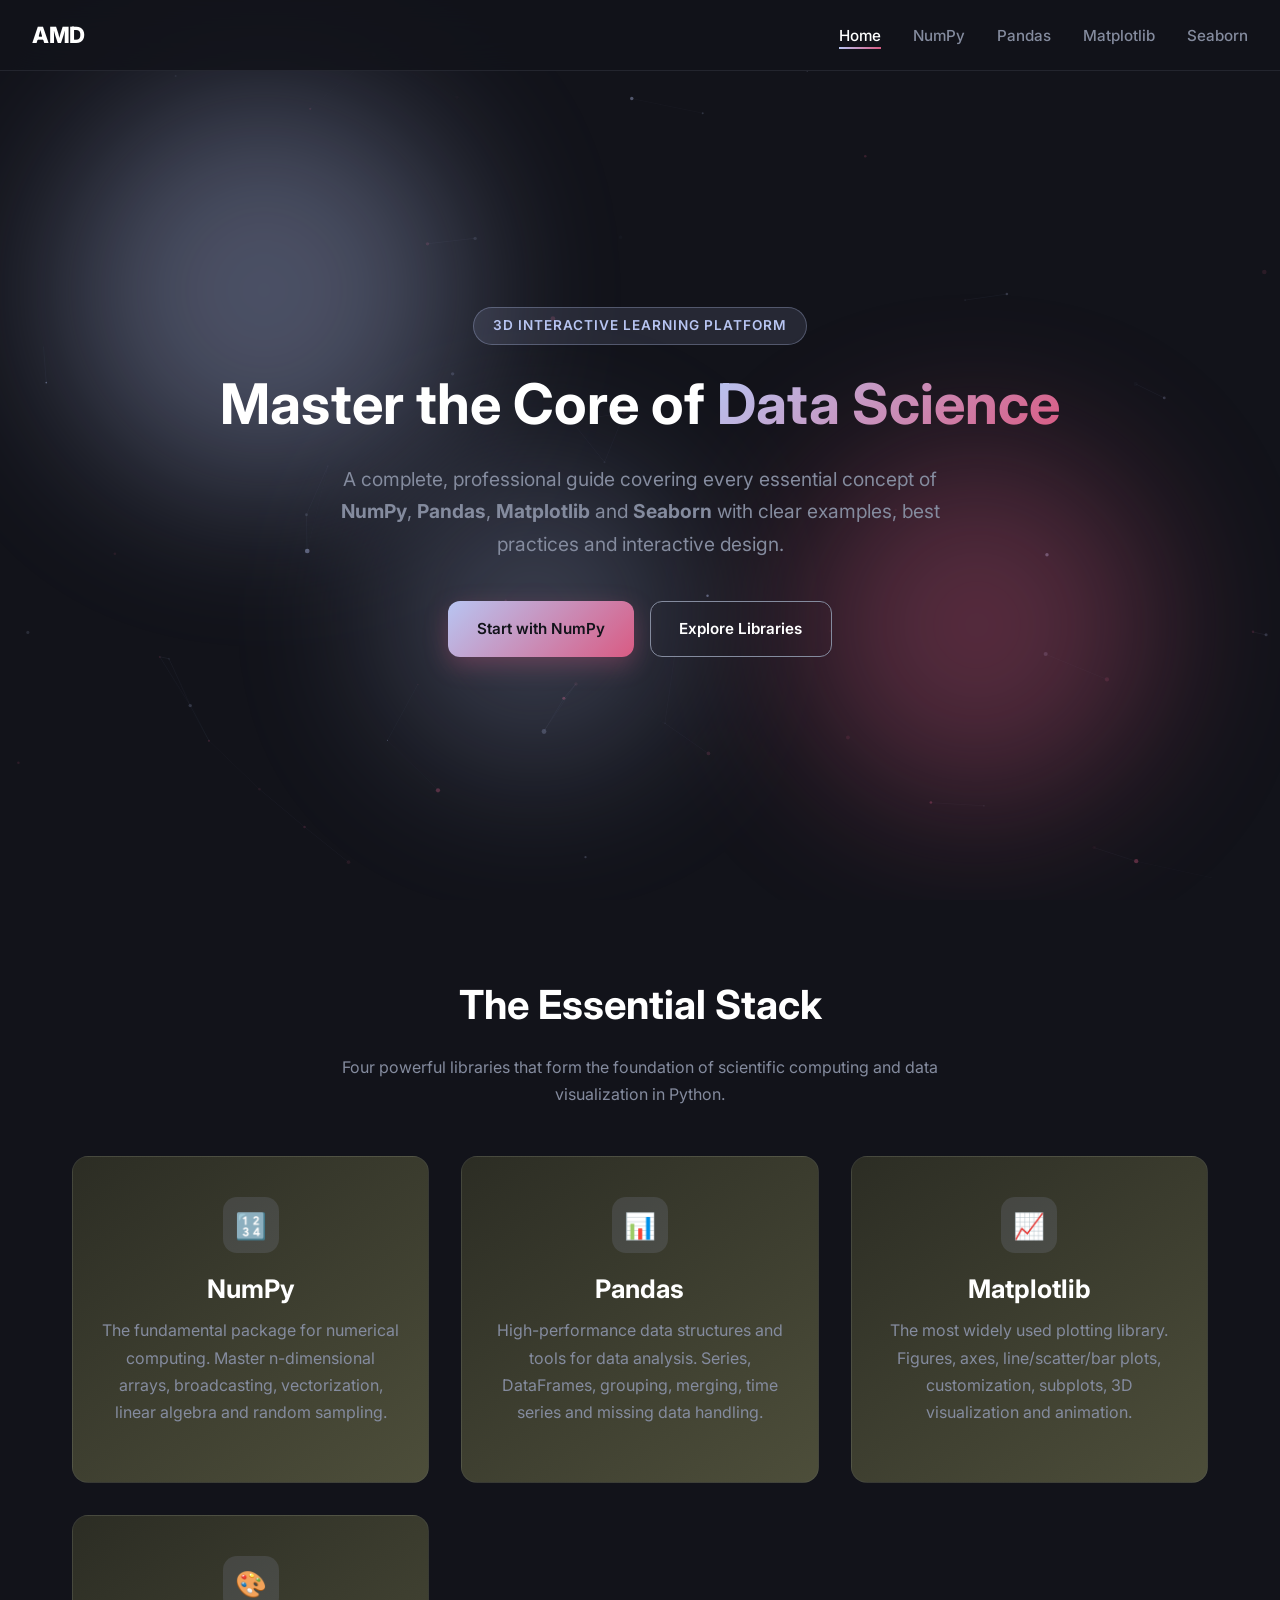
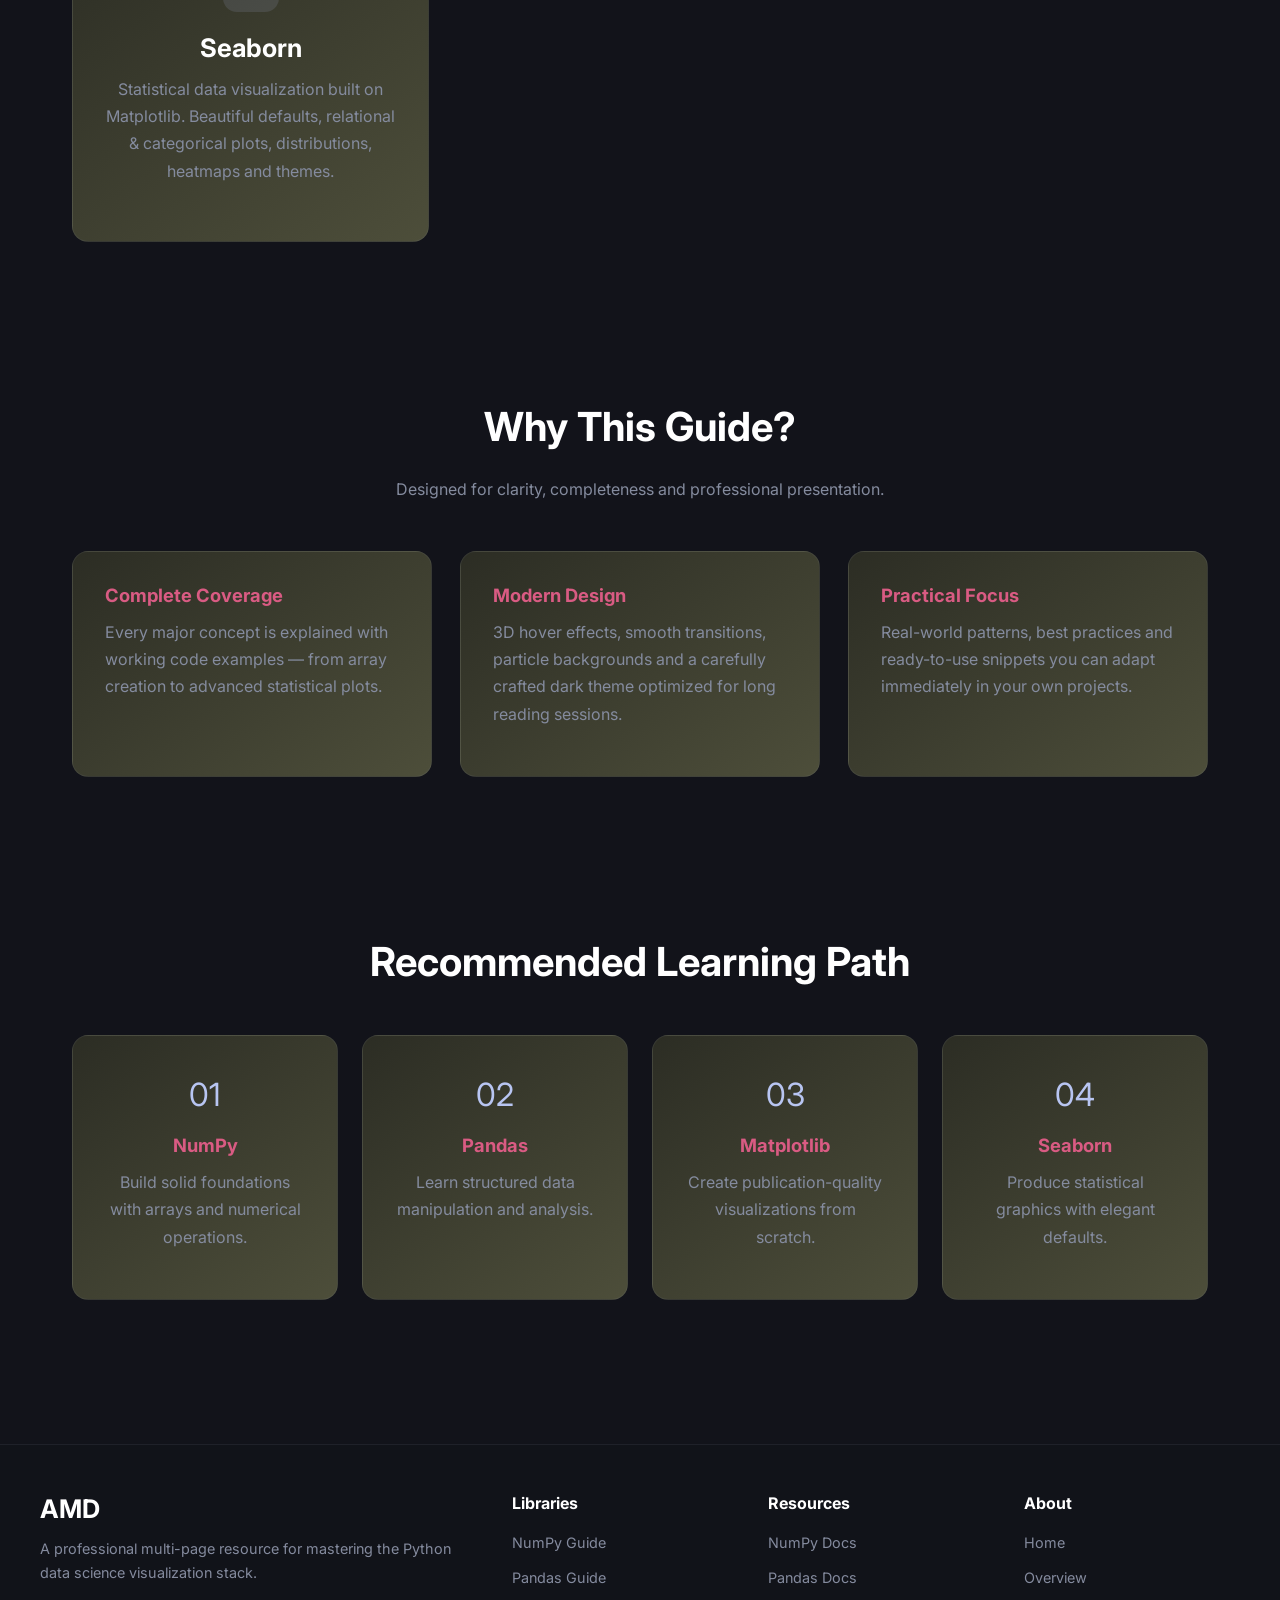
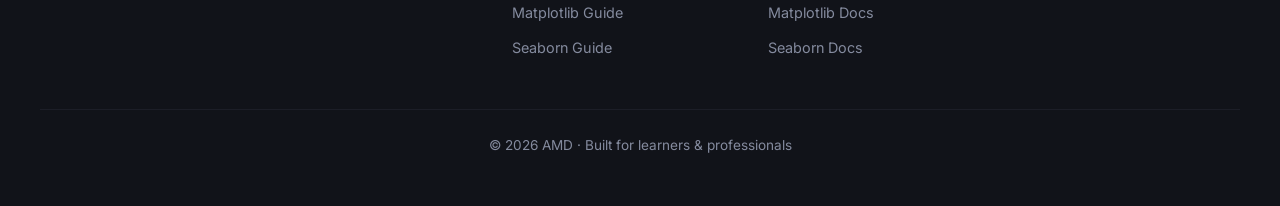
<file: index.html>
<!DOCTYPE html>
<html lang="en">

<head>
  <meta charset="UTF-8">
  <meta name="viewport" content="width=device-width, initial-scale=1.0">

  <title>AMD | Master NumPy, Pandas, Matplotlib & Seaborn</title>

  <meta name="description"
    content="Complete professional guide to NumPy, Pandas, Matplotlib and Seaborn with comprehensive concepts and examples.">

  <link rel="preconnect" href="https://fonts.googleapis.com">
  <link rel="preconnect" href="https://fonts.gstatic.com" crossorigin>

  <link
    href="https://fonts.googleapis.com/css2?family=Inter:wght@400;500;600;700;800&family=JetBrains+Mono:wght@400;500&display=swap"
    rel="stylesheet">

  <link rel="stylesheet" href="css/style.css">

  <script src="js/main.js" defer></script>
</head>

<body>
  <canvas id="bg-canvas" class="bg-canvas"></canvas>
  <div class="fluid-bg">
    <div class="fluid-orb blue"></div>
    <div class="fluid-orb pink"></div>
    <div class="fluid-orb blue2"></div>
  </div>

  <!-- Navbar -->
  <nav class="navbar">
    <div class="nav-container">
      <a href="index.html" class="logo">AMD<span></span></a>
      <ul class="nav-links">
        <li><a href="index.html" class="active">Home</a></li>
        <li><a href="numpy.html">NumPy</a></li>
        <li><a href="pandas.html">Pandas</a></li>
        <li><a href="matplotlib.html">Matplotlib</a></li>
        <li><a href="seaborn.html">Seaborn</a></li>
      </ul>
      <button class="menu-toggle" aria-label="Toggle menu">
        <span></span><span></span><span></span>
      </button>
    </div>
  </nav>

  <!-- Hero -->
  <section class="hero">
    <div class="hero-content">
      <div class="hero-badge">3D Interactive Learning Platform</div>
      <h1>Master the Core of <span class="text-gradient">Data Science</span></h1>
      <p>A complete, professional guide covering every essential concept of <strong>NumPy</strong>,
        <strong>Pandas</strong>, <strong>Matplotlib</strong> and <strong>Seaborn</strong> with clear examples, best
        practices and interactive design.</p>
      <div class="hero-cta">
        <a href="numpy.html" class="btn btn-primary">Start with NumPy</a>
        <a href="#libraries" class="btn btn-outline">Explore Libraries</a>
      </div>
    </div>
  </section>

  <!-- Libraries Overview -->
  <section class="section" id="libraries">
    <div class="container">
      <div class="section-title fade-in">
        <h2>The Essential Stack</h2>
        <p>Four powerful libraries that form the foundation of scientific computing and data visualization in Python.
        </p>
      </div>
      <div class="grid-2">
        <a href="numpy.html" class="card tilt-card feature-card fade-in stagger-1">
          <div class="card-icon">🔢</div>
          <h3>NumPy</h3>
          <p>The fundamental package for numerical computing. Master n-dimensional arrays, broadcasting, vectorization,
            linear algebra and random sampling.</p>
        </a>
        <a href="pandas.html" class="card tilt-card feature-card fade-in stagger-2">
          <div class="card-icon">📊</div>
          <h3>Pandas</h3>
          <p>High-performance data structures and tools for data analysis. Series, DataFrames, grouping, merging, time
            series and missing data handling.</p>
        </a>
        <a href="matplotlib.html" class="card tilt-card feature-card fade-in stagger-3">
          <div class="card-icon">📈</div>
          <h3>Matplotlib</h3>
          <p>The most widely used plotting library. Figures, axes, line/scatter/bar plots, customization, subplots, 3D
            visualization and animation.</p>
        </a>
        <a href="seaborn.html" class="card tilt-card feature-card fade-in stagger-4">
          <div class="card-icon">🎨</div>
          <h3>Seaborn</h3>
          <p>Statistical data visualization built on Matplotlib. Beautiful defaults, relational & categorical plots,
            distributions, heatmaps and themes.</p>
        </a>
      </div>
    </div>
  </section>

  <!-- Why This Guide -->
  <section class="section">
    <div class="container">
      <div class="section-title fade-in">
        <h2>Why This Guide?</h2>
        <p>Designed for clarity, completeness and professional presentation.</p>
      </div>
      <div class="grid-3">
        <div class="card fade-in">
          <h4>Complete Coverage</h4>
          <p>Every major concept is explained with working code examples — from array creation to advanced statistical
            plots.</p>
        </div>
        <div class="card fade-in">
          <h4>Modern Design</h4>
          <p>3D hover effects, smooth transitions, particle backgrounds and a carefully crafted dark theme optimized for
            long reading sessions.</p>
        </div>
        <div class="card fade-in">
          <h4>Practical Focus</h4>
          <p>Real-world patterns, best practices and ready-to-use snippets you can adapt immediately in your own
            projects.</p>
        </div>
      </div>
    </div>
  </section>

  <!-- Learning Path -->
  <section class="section">
    <div class="container">
      <div class="section-title fade-in">
        <h2>Recommended Learning Path</h2>
      </div>
      <div class="grid-4">
        <div class="card fade-in" style="text-align:center;">
          <div style="font-size:2rem;margin-bottom:0.75rem;color:var(--neon-blue);">01</div>
          <h4>NumPy</h4>
          <p>Build solid foundations with arrays and numerical operations.</p>
        </div>
        <div class="card fade-in" style="text-align:center;">
          <div style="font-size:2rem;margin-bottom:0.75rem;color:var(--neon-blue);">02</div>
          <h4>Pandas</h4>
          <p>Learn structured data manipulation and analysis.</p>
        </div>
        <div class="card fade-in" style="text-align:center;">
          <div style="font-size:2rem;margin-bottom:0.75rem;color:var(--neon-blue);">03</div>
          <h4>Matplotlib</h4>
          <p>Create publication-quality visualizations from scratch.</p>
        </div>
        <div class="card fade-in" style="text-align:center;">
          <div style="font-size:2rem;margin-bottom:0.75rem;color:var(--neon-blue);">04</div>
          <h4>Seaborn</h4>
          <p>Produce statistical graphics with elegant defaults.</p>
        </div>
      </div>
    </div>
  </section>

  <!-- Footer -->
  <footer class="footer">
    <div class="footer-content">
      <div class="footer-brand">
        <h3>AMD<span class="text-gradient"></span></h3>
        <p>A professional multi-page resource for mastering the Python data science visualization stack.</p>
      </div>
      <div>
        <h4>Libraries</h4>
        <ul>
          <li><a href="numpy.html">NumPy Guide</a></li>
          <li><a href="pandas.html">Pandas Guide</a></li>
          <li><a href="matplotlib.html">Matplotlib Guide</a></li>
          <li><a href="seaborn.html">Seaborn Guide</a></li>
        </ul>
      </div>
      <div>
        <h4>Resources</h4>
        <ul>
          <li><a href="https://numpy.org" target="_blank" rel="noopener">NumPy Docs</a></li>
          <li><a href="https://pandas.pydata.org" target="_blank" rel="noopener">Pandas Docs</a></li>
          <li><a href="https://matplotlib.org" target="_blank" rel="noopener">Matplotlib Docs</a></li>
          <li><a href="https://seaborn.pydata.org" target="_blank" rel="noopener">Seaborn Docs</a></li>
        </ul>
      </div>
      <div>
        <h4>About</h4>
        <ul>
          <li><a href="index.html">Home</a></li>
          <li><a href="#libraries">Overview</a></li>
        </ul>
      </div>
    </div>
    <div class="footer-bottom">
      <p>© 2026 AMD · Built for learners & professionals</p>
    </div>
  </footer>

  <script src="js/main.js"></script>
  
</body>

</html>
</file>
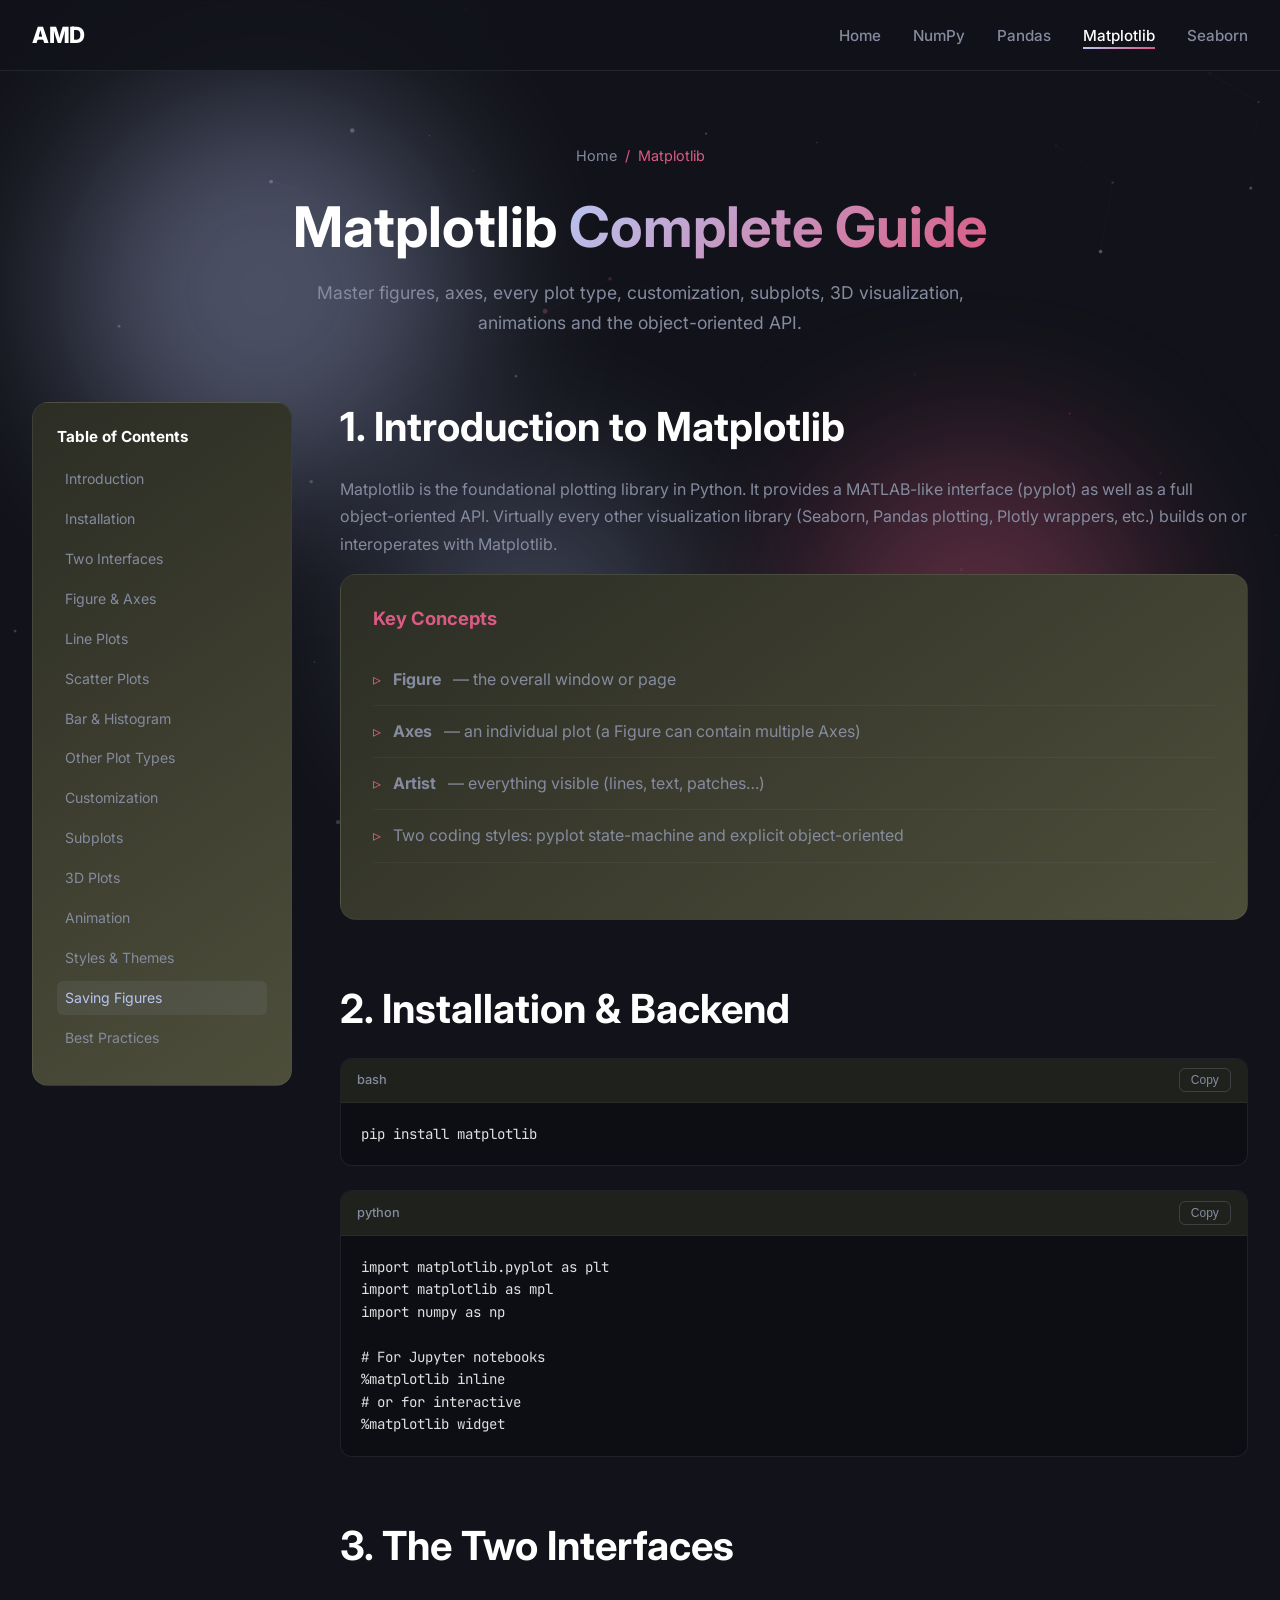
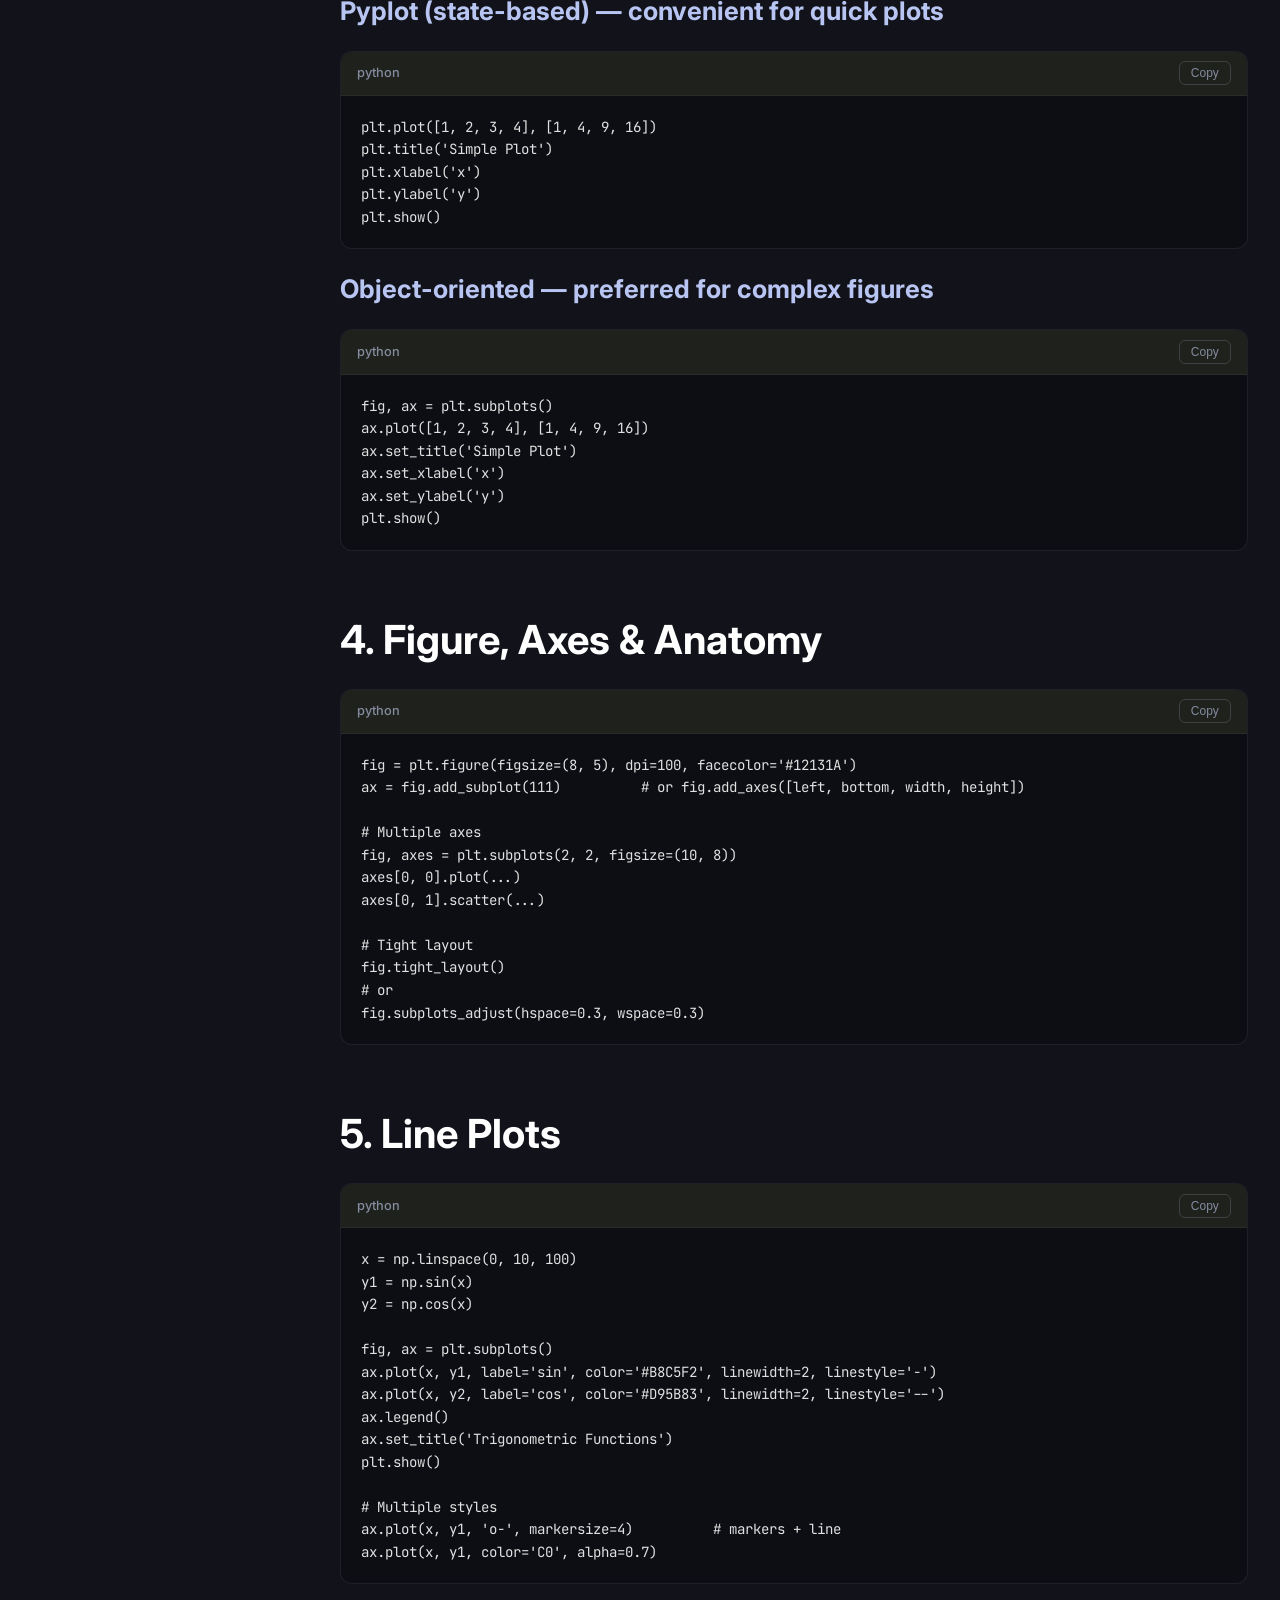
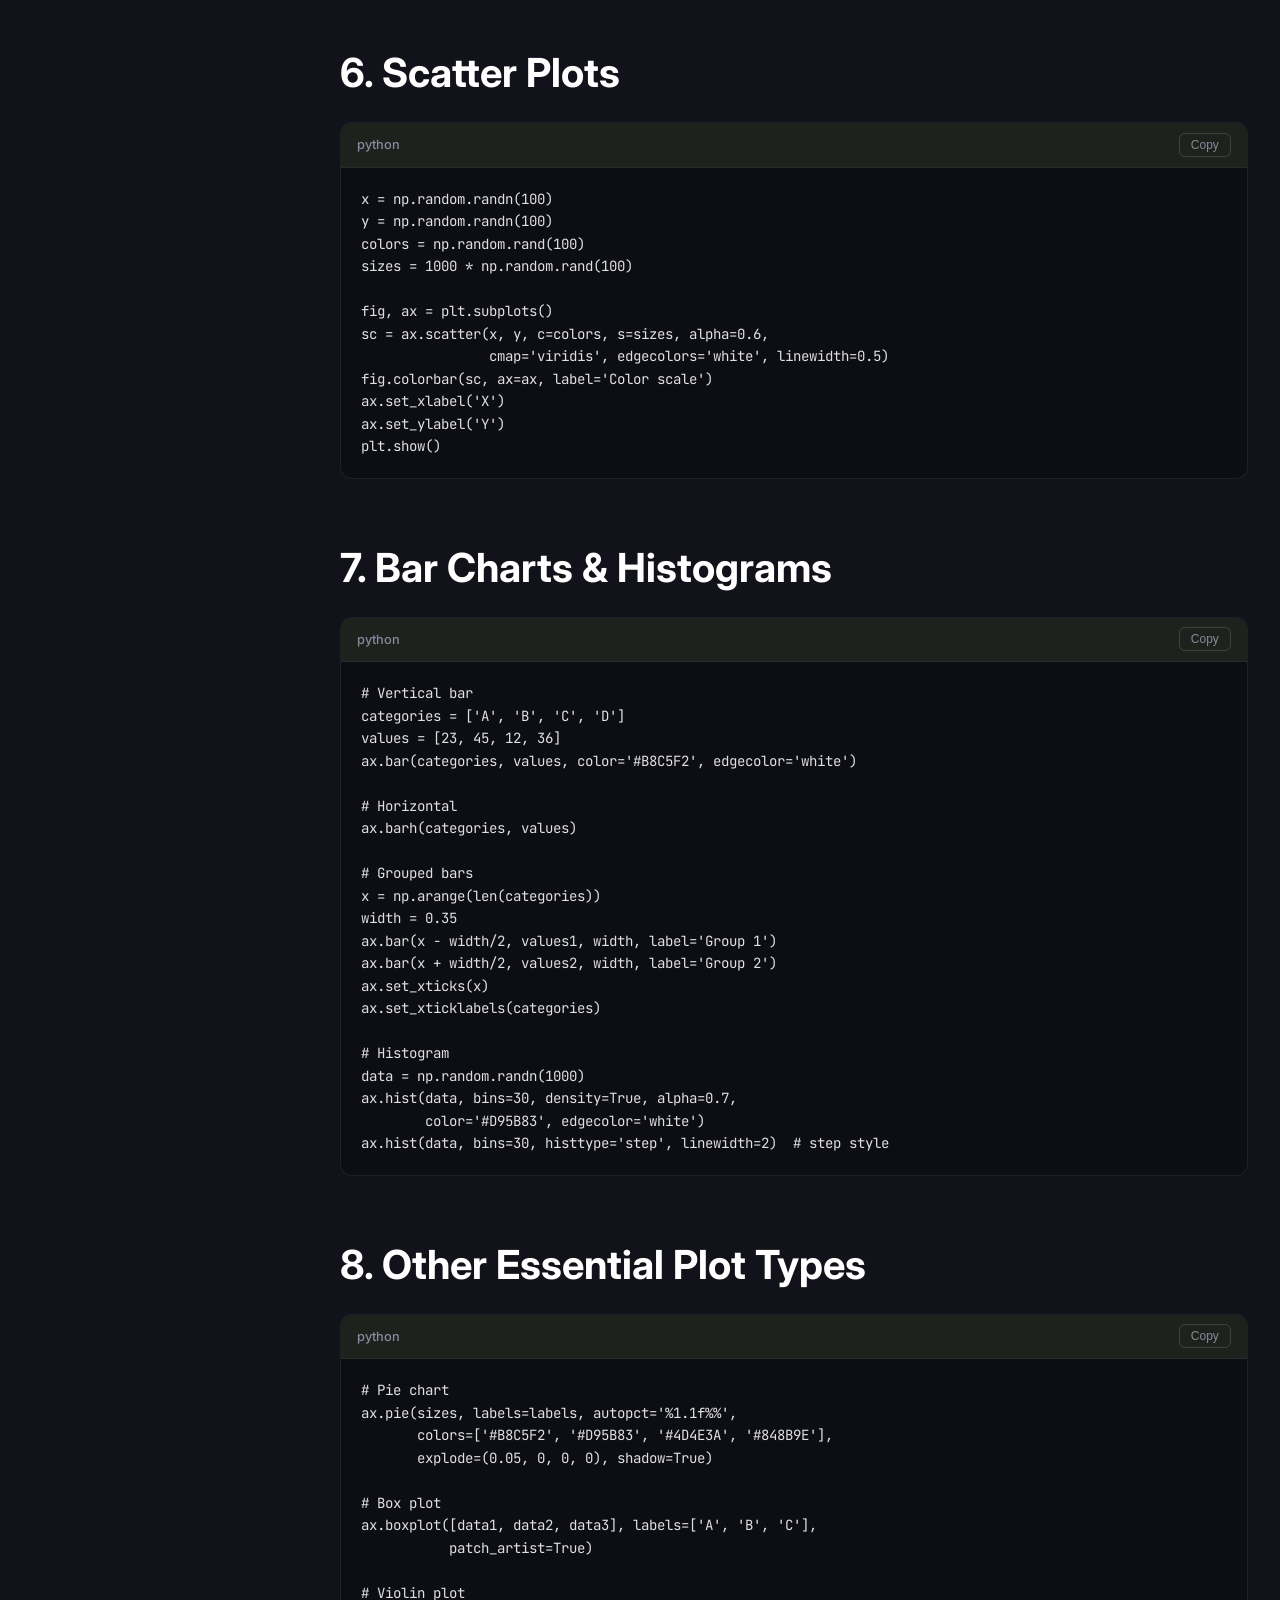
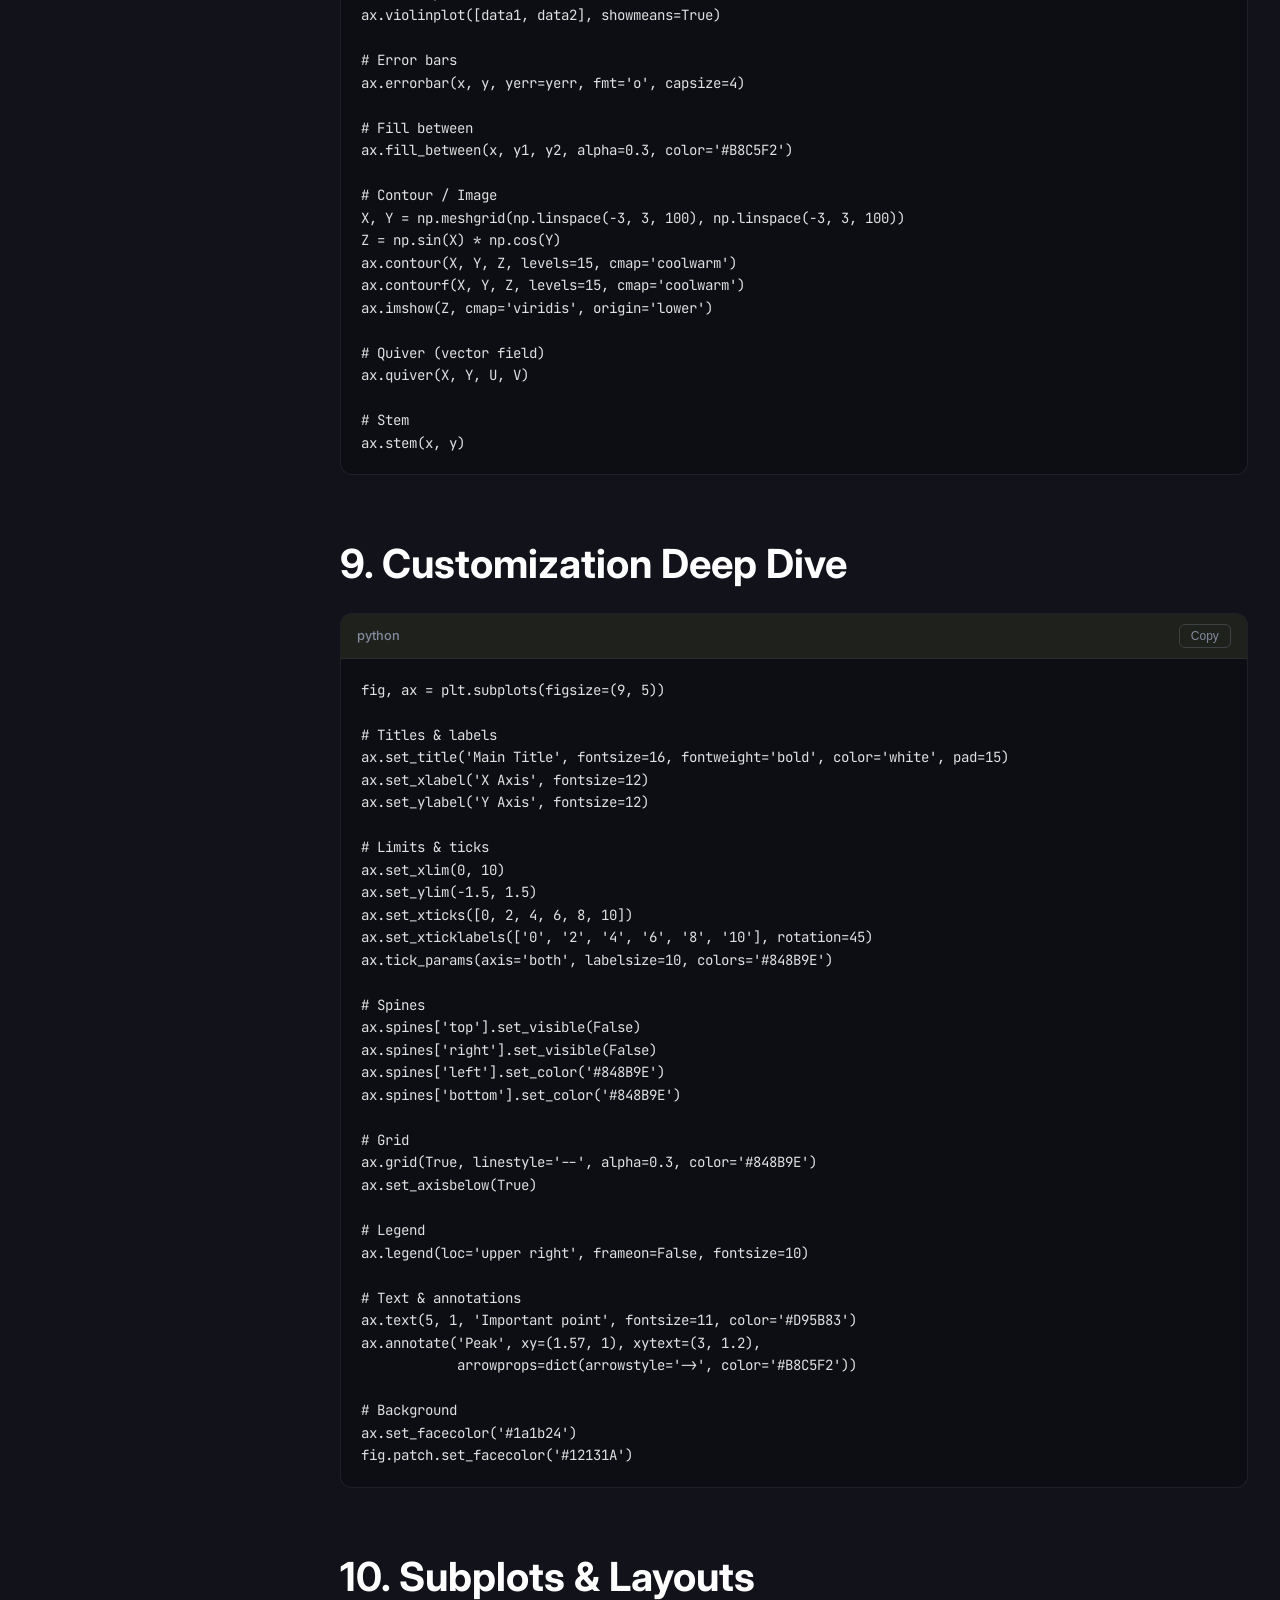
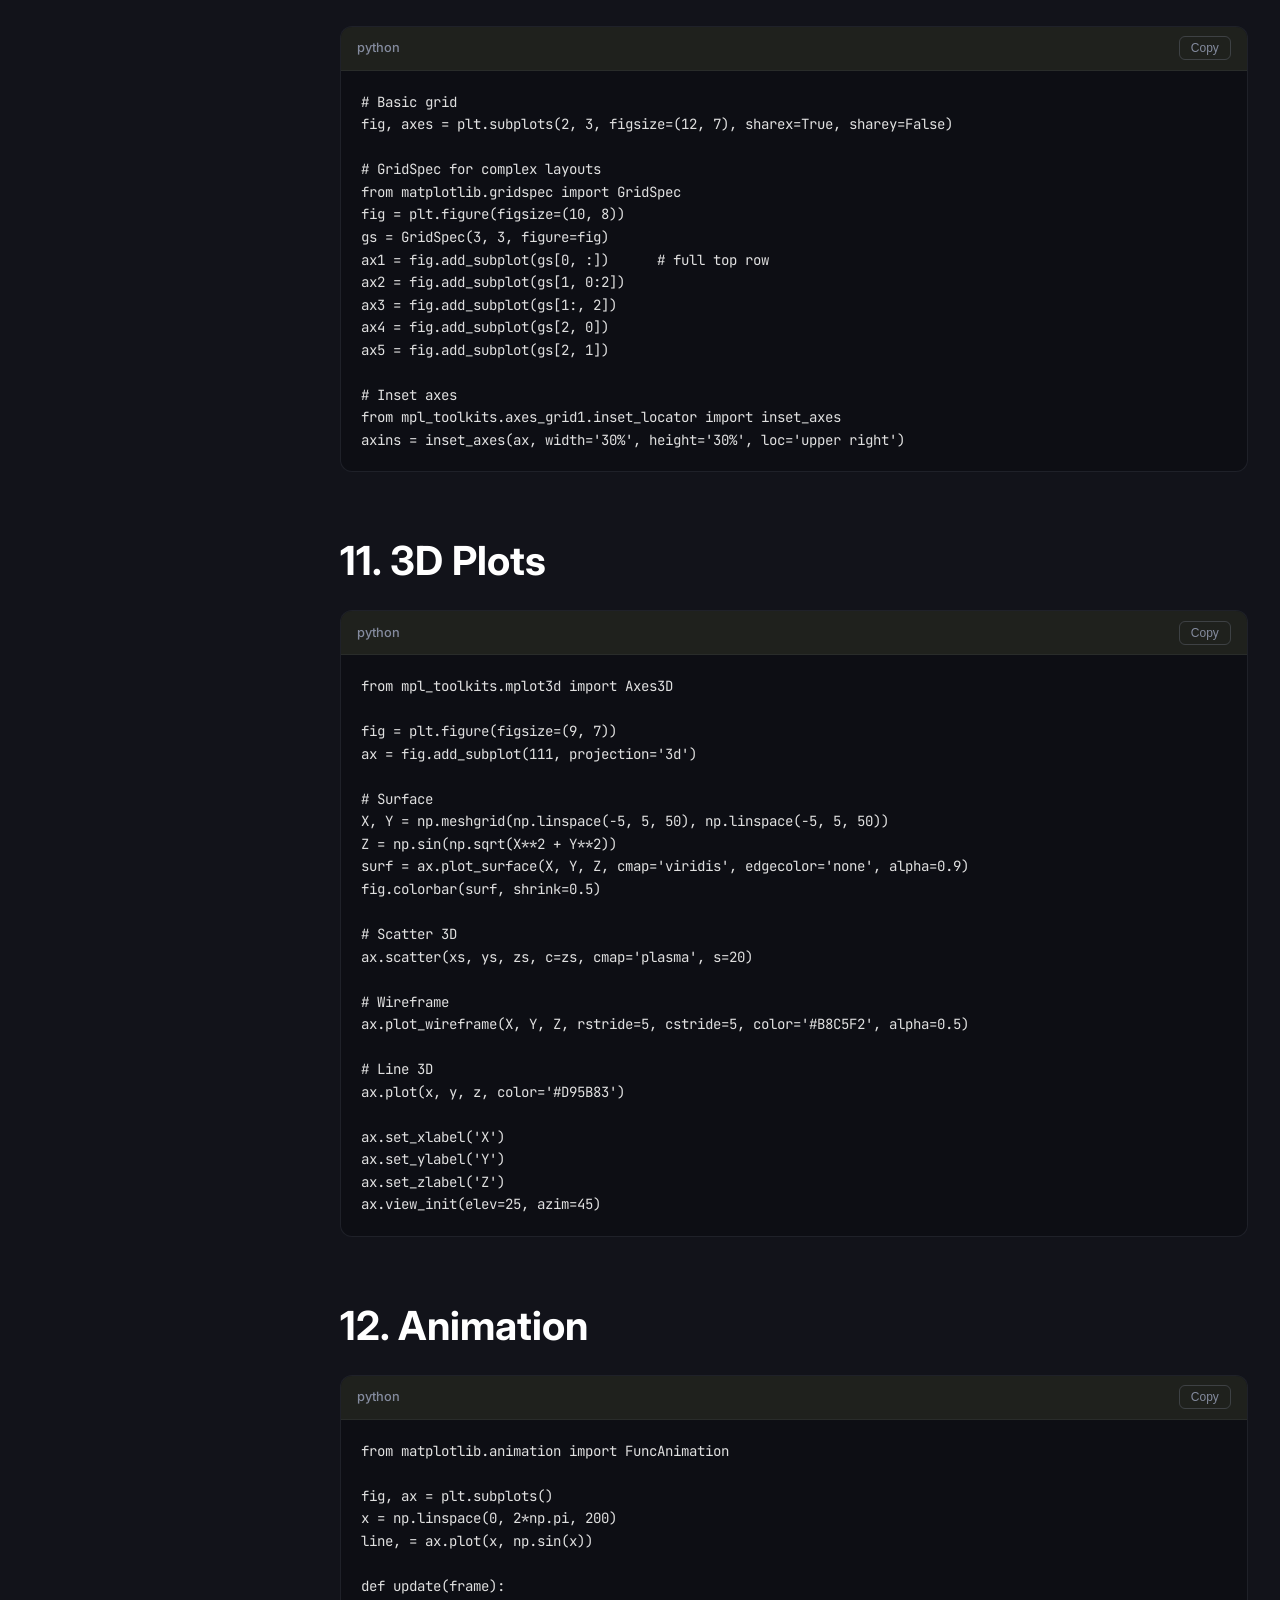
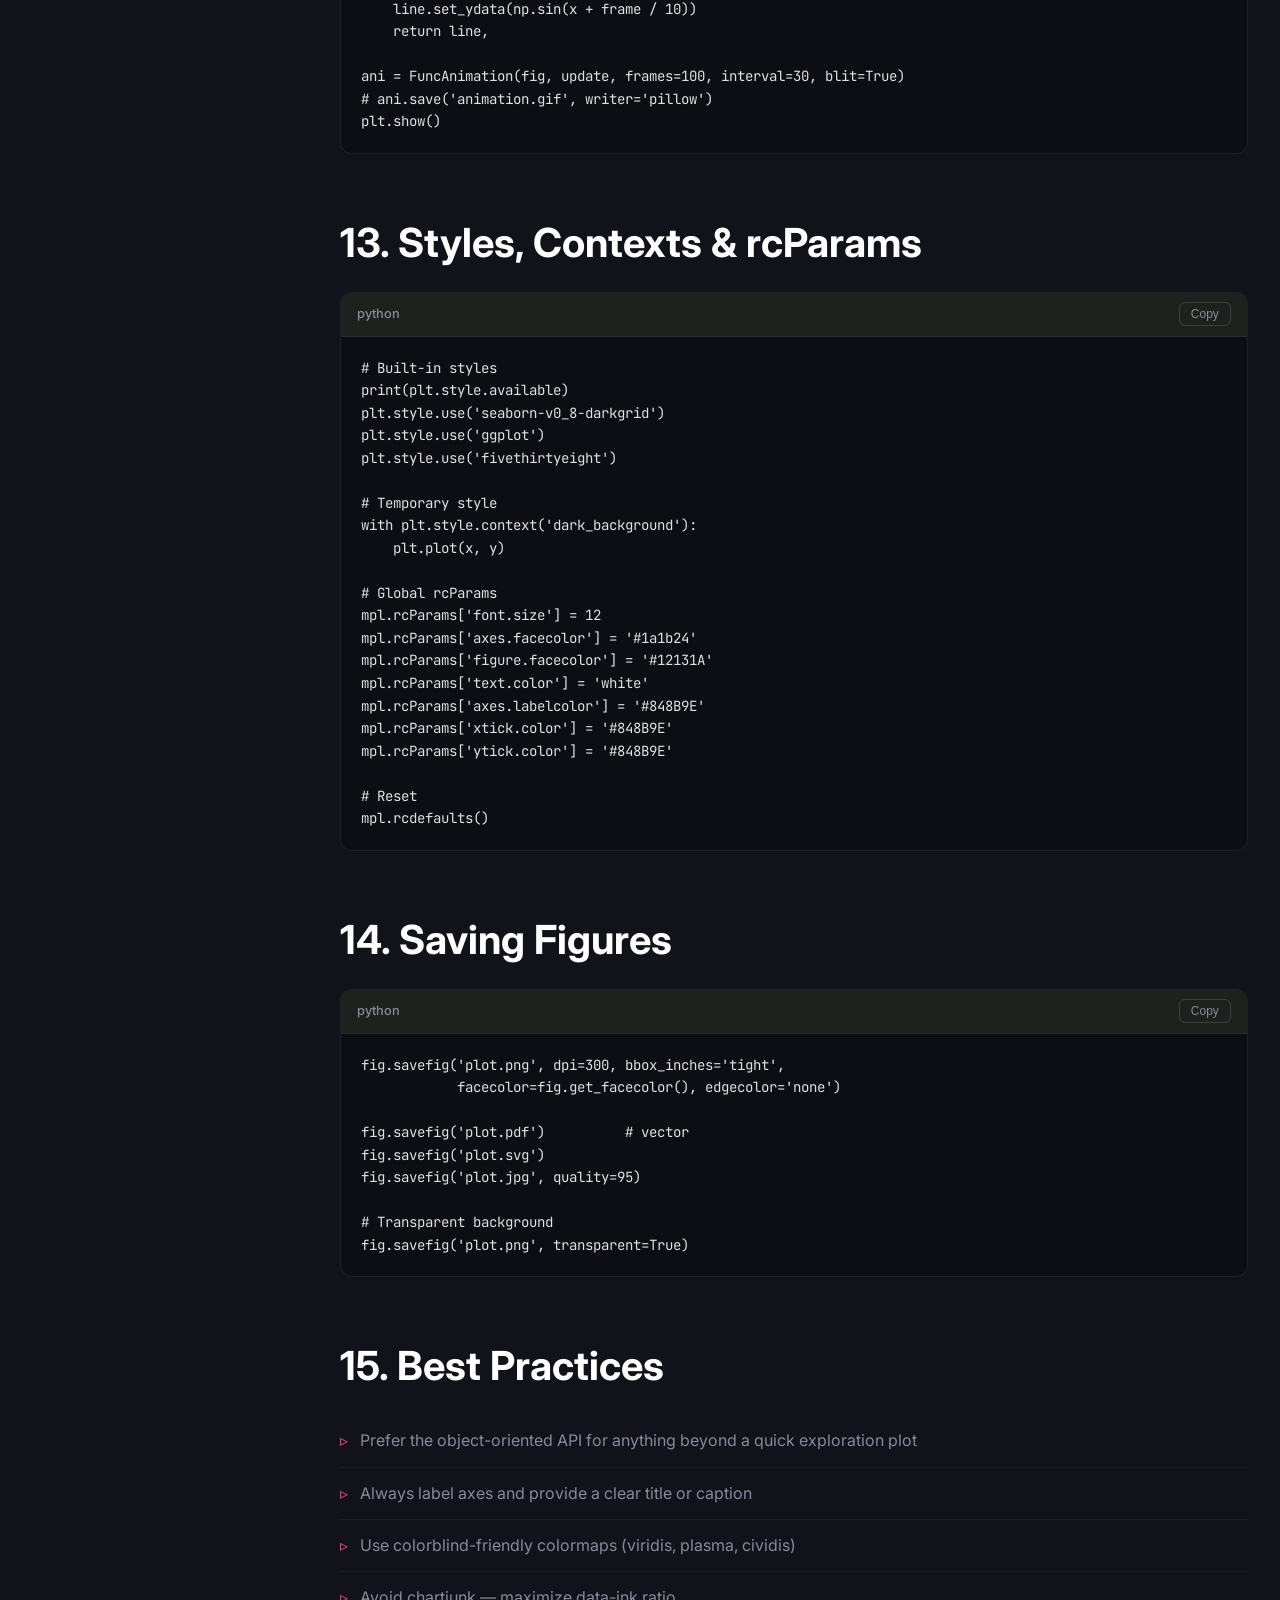
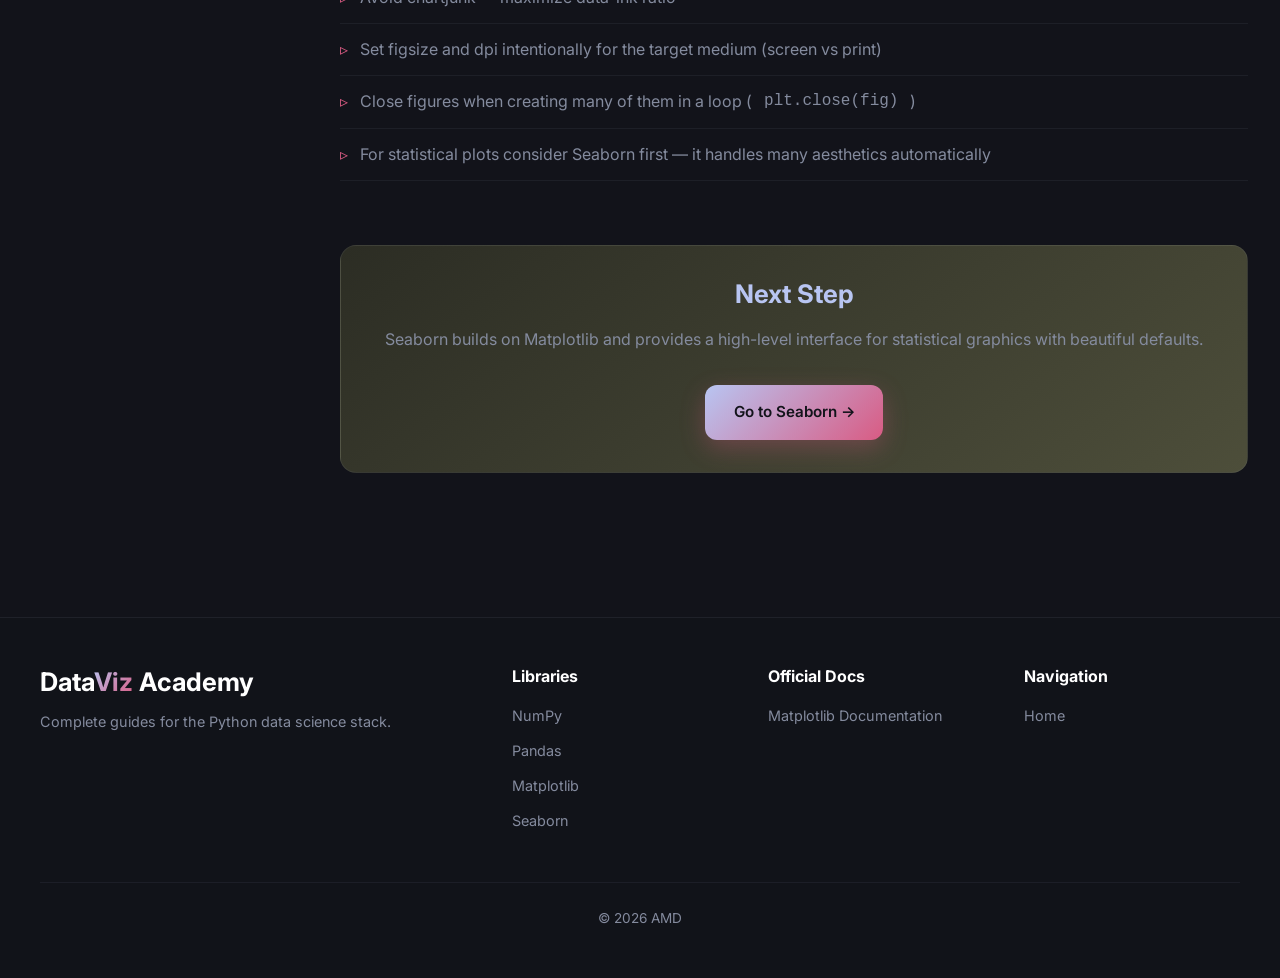
<file: matplotlib.html>
<!DOCTYPE html>
<html lang="en">

<head>
  <meta charset="UTF-8">
  <meta name="viewport" content="width=device-width, initial-scale=1.0">
  <title>Matplotlib Complete Guide | AMD</title>
  <link rel="preconnect" href="https://fonts.googleapis.com">
  <link rel="preconnect" href="https://fonts.gstatic.com" crossorigin>
  <link
    href="https://fonts.googleapis.com/css2?family=Inter:wght@400;500;600;700;800&family=JetBrains+Mono:wght@400;500&display=swap"
    rel="stylesheet">
  <link rel="stylesheet" href="css/style.css">
</head>

<body>
  <canvas id="bg-canvas" class="bg-canvas"></canvas>
  <div class="fluid-bg">
    <div class="fluid-orb blue"></div>
    <div class="fluid-orb pink"></div>
    <div class="fluid-orb blue2"></div>
  </div>

  <nav class="navbar">
    <div class="nav-container">
      <a href="index.html" class="logo">AMD<span></span></a>
      <ul class="nav-links">
        <li><a href="index.html">Home</a></li>
        <li><a href="numpy.html">NumPy</a></li>
        <li><a href="pandas.html">Pandas</a></li>
        <li><a href="matplotlib.html" class="active">Matplotlib</a></li>
        <li><a href="seaborn.html">Seaborn</a></li>
      </ul>
      <button class="menu-toggle" aria-label="Toggle menu"><span></span><span></span><span></span></button>
    </div>
  </nav>

  <header class="page-header">
    <div class="breadcrumb">
      <a href="index.html">Home</a> <span>/</span> <span>Matplotlib</span>
    </div>
    <h1>Matplotlib <span class="text-gradient">Complete Guide</span></h1>
    <p>Master figures, axes, every plot type, customization, subplots, 3D visualization, animations and the
      object-oriented API.</p>
  </header>

  <div class="content-layout">
    <aside class="toc">
      <h4>Table of Contents</h4>
      <ul>
        <li><a href="#intro">Introduction</a></li>
        <li><a href="#installation">Installation</a></li>
        <li><a href="#interfaces">Two Interfaces</a></li>
        <li><a href="#figure-axes">Figure &amp; Axes</a></li>
        <li><a href="#line">Line Plots</a></li>
        <li><a href="#scatter">Scatter Plots</a></li>
        <li><a href="#bar">Bar &amp; Histogram</a></li>
        <li><a href="#other">Other Plot Types</a></li>
        <li><a href="#customize">Customization</a></li>
        <li><a href="#subplots">Subplots</a></li>
        <li><a href="#3d">3D Plots</a></li>
        <li><a href="#animation">Animation</a></li>
        <li><a href="#styles">Styles &amp; Themes</a></li>
        <li><a href="#saving">Saving Figures</a></li>
        <li><a href="#best">Best Practices</a></li>
      </ul>
    </aside>

    <main class="main-content">
      <section id="intro" class="fade-in">
        <h2>1. Introduction to Matplotlib</h2>
        <p>Matplotlib is the foundational plotting library in Python. It provides a MATLAB-like interface (pyplot) as
          well as a full object-oriented API. Virtually every other visualization library (Seaborn, Pandas plotting,
          Plotly wrappers, etc.) builds on or interoperates with Matplotlib.</p>
        <div class="card">
          <h4>Key Concepts</h4>
          <ul class="concept-list">
            <li><strong>Figure</strong> — the overall window or page</li>
            <li><strong>Axes</strong> — an individual plot (a Figure can contain multiple Axes)</li>
            <li><strong>Artist</strong> — everything visible (lines, text, patches…)</li>
            <li>Two coding styles: pyplot state-machine and explicit object-oriented</li>
          </ul>
        </div>
      </section>

      <section id="installation" class="fade-in">
        <h2>2. Installation &amp; Backend</h2>
        <div class="code-block">
          <div class="code-header"><span class="code-lang">bash</span><button class="copy-btn">Copy</button></div>
          <pre><code>pip install matplotlib</code></pre>
        </div>
        <div class="code-block">
          <div class="code-header"><span class="code-lang">python</span><button class="copy-btn">Copy</button></div>
          <pre><code>import matplotlib.pyplot as plt
import matplotlib as mpl
import numpy as np

# For Jupyter notebooks
%matplotlib inline
# or for interactive
%matplotlib widget</code></pre>
        </div>
      </section>

      <section id="interfaces" class="fade-in">
        <h2>3. The Two Interfaces</h2>
        <h3>Pyplot (state-based) — convenient for quick plots</h3>
        <div class="code-block">
          <div class="code-header"><span class="code-lang">python</span><button class="copy-btn">Copy</button></div>
          <pre><code>plt.plot([1, 2, 3, 4], [1, 4, 9, 16])
plt.title('Simple Plot')
plt.xlabel('x')
plt.ylabel('y')
plt.show()</code></pre>
        </div>
        <h3>Object-oriented — preferred for complex figures</h3>
        <div class="code-block">
          <div class="code-header"><span class="code-lang">python</span><button class="copy-btn">Copy</button></div>
          <pre><code>fig, ax = plt.subplots()
ax.plot([1, 2, 3, 4], [1, 4, 9, 16])
ax.set_title('Simple Plot')
ax.set_xlabel('x')
ax.set_ylabel('y')
plt.show()</code></pre>
        </div>
      </section>

      <section id="figure-axes" class="fade-in">
        <h2>4. Figure, Axes &amp; Anatomy</h2>
        <div class="code-block">
          <div class="code-header"><span class="code-lang">python</span><button class="copy-btn">Copy</button></div>
          <pre><code>fig = plt.figure(figsize=(8, 5), dpi=100, facecolor='#12131A')
ax = fig.add_subplot(111)          # or fig.add_axes([left, bottom, width, height])

# Multiple axes
fig, axes = plt.subplots(2, 2, figsize=(10, 8))
axes[0, 0].plot(...)
axes[0, 1].scatter(...)

# Tight layout
fig.tight_layout()
# or
fig.subplots_adjust(hspace=0.3, wspace=0.3)</code></pre>
        </div>
      </section>

      <section id="line" class="fade-in">
        <h2>5. Line Plots</h2>
        <div class="code-block">
          <div class="code-header"><span class="code-lang">python</span><button class="copy-btn">Copy</button></div>
          <pre><code>x = np.linspace(0, 10, 100)
y1 = np.sin(x)
y2 = np.cos(x)

fig, ax = plt.subplots()
ax.plot(x, y1, label='sin', color='#B8C5F2', linewidth=2, linestyle='-')
ax.plot(x, y2, label='cos', color='#D95B83', linewidth=2, linestyle='--')
ax.legend()
ax.set_title('Trigonometric Functions')
plt.show()

# Multiple styles
ax.plot(x, y1, 'o-', markersize=4)          # markers + line
ax.plot(x, y1, color='C0', alpha=0.7)</code></pre>
        </div>
      </section>

      <section id="scatter" class="fade-in">
        <h2>6. Scatter Plots</h2>
        <div class="code-block">
          <div class="code-header"><span class="code-lang">python</span><button class="copy-btn">Copy</button></div>
          <pre><code>x = np.random.randn(100)
y = np.random.randn(100)
colors = np.random.rand(100)
sizes = 1000 * np.random.rand(100)

fig, ax = plt.subplots()
sc = ax.scatter(x, y, c=colors, s=sizes, alpha=0.6,
                cmap='viridis', edgecolors='white', linewidth=0.5)
fig.colorbar(sc, ax=ax, label='Color scale')
ax.set_xlabel('X')
ax.set_ylabel('Y')
plt.show()</code></pre>
        </div>
      </section>

      <section id="bar" class="fade-in">
        <h2>7. Bar Charts &amp; Histograms</h2>
        <div class="code-block">
          <div class="code-header"><span class="code-lang">python</span><button class="copy-btn">Copy</button></div>
          <pre><code># Vertical bar
categories = ['A', 'B', 'C', 'D']
values = [23, 45, 12, 36]
ax.bar(categories, values, color='#B8C5F2', edgecolor='white')

# Horizontal
ax.barh(categories, values)

# Grouped bars
x = np.arange(len(categories))
width = 0.35
ax.bar(x - width/2, values1, width, label='Group 1')
ax.bar(x + width/2, values2, width, label='Group 2')
ax.set_xticks(x)
ax.set_xticklabels(categories)

# Histogram
data = np.random.randn(1000)
ax.hist(data, bins=30, density=True, alpha=0.7,
        color='#D95B83', edgecolor='white')
ax.hist(data, bins=30, histtype='step', linewidth=2)  # step style</code></pre>
        </div>
      </section>

      <section id="other" class="fade-in">
        <h2>8. Other Essential Plot Types</h2>
        <div class="code-block">
          <div class="code-header"><span class="code-lang">python</span><button class="copy-btn">Copy</button></div>
          <pre><code># Pie chart
ax.pie(sizes, labels=labels, autopct='%1.1f%%',
       colors=['#B8C5F2', '#D95B83', '#4D4E3A', '#848B9E'],
       explode=(0.05, 0, 0, 0), shadow=True)

# Box plot
ax.boxplot([data1, data2, data3], labels=['A', 'B', 'C'],
           patch_artist=True)

# Violin plot
ax.violinplot([data1, data2], showmeans=True)

# Error bars
ax.errorbar(x, y, yerr=yerr, fmt='o', capsize=4)

# Fill between
ax.fill_between(x, y1, y2, alpha=0.3, color='#B8C5F2')

# Contour / Image
X, Y = np.meshgrid(np.linspace(-3, 3, 100), np.linspace(-3, 3, 100))
Z = np.sin(X) * np.cos(Y)
ax.contour(X, Y, Z, levels=15, cmap='coolwarm')
ax.contourf(X, Y, Z, levels=15, cmap='coolwarm')
ax.imshow(Z, cmap='viridis', origin='lower')

# Quiver (vector field)
ax.quiver(X, Y, U, V)

# Stem
ax.stem(x, y)</code></pre>
        </div>
      </section>

      <section id="customize" class="fade-in">
        <h2>9. Customization Deep Dive</h2>
        <div class="code-block">
          <div class="code-header"><span class="code-lang">python</span><button class="copy-btn">Copy</button></div>
          <pre><code>fig, ax = plt.subplots(figsize=(9, 5))

# Titles &amp; labels
ax.set_title('Main Title', fontsize=16, fontweight='bold', color='white', pad=15)
ax.set_xlabel('X Axis', fontsize=12)
ax.set_ylabel('Y Axis', fontsize=12)

# Limits &amp; ticks
ax.set_xlim(0, 10)
ax.set_ylim(-1.5, 1.5)
ax.set_xticks([0, 2, 4, 6, 8, 10])
ax.set_xticklabels(['0', '2', '4', '6', '8', '10'], rotation=45)
ax.tick_params(axis='both', labelsize=10, colors='#848B9E')

# Spines
ax.spines['top'].set_visible(False)
ax.spines['right'].set_visible(False)
ax.spines['left'].set_color('#848B9E')
ax.spines['bottom'].set_color('#848B9E')

# Grid
ax.grid(True, linestyle='--', alpha=0.3, color='#848B9E')
ax.set_axisbelow(True)

# Legend
ax.legend(loc='upper right', frameon=False, fontsize=10)

# Text &amp; annotations
ax.text(5, 1, 'Important point', fontsize=11, color='#D95B83')
ax.annotate('Peak', xy=(1.57, 1), xytext=(3, 1.2),
            arrowprops=dict(arrowstyle='->', color='#B8C5F2'))

# Background
ax.set_facecolor('#1a1b24')
fig.patch.set_facecolor('#12131A')</code></pre>
        </div>
      </section>

      <section id="subplots" class="fade-in">
        <h2>10. Subplots &amp; Layouts</h2>
        <div class="code-block">
          <div class="code-header"><span class="code-lang">python</span><button class="copy-btn">Copy</button></div>
          <pre><code># Basic grid
fig, axes = plt.subplots(2, 3, figsize=(12, 7), sharex=True, sharey=False)

# GridSpec for complex layouts
from matplotlib.gridspec import GridSpec
fig = plt.figure(figsize=(10, 8))
gs = GridSpec(3, 3, figure=fig)
ax1 = fig.add_subplot(gs[0, :])      # full top row
ax2 = fig.add_subplot(gs[1, 0:2])
ax3 = fig.add_subplot(gs[1:, 2])
ax4 = fig.add_subplot(gs[2, 0])
ax5 = fig.add_subplot(gs[2, 1])

# Inset axes
from mpl_toolkits.axes_grid1.inset_locator import inset_axes
axins = inset_axes(ax, width='30%', height='30%', loc='upper right')</code></pre>
        </div>
      </section>

      <section id="3d" class="fade-in">
        <h2>11. 3D Plots</h2>
        <div class="code-block">
          <div class="code-header"><span class="code-lang">python</span><button class="copy-btn">Copy</button></div>
          <pre><code>from mpl_toolkits.mplot3d import Axes3D

fig = plt.figure(figsize=(9, 7))
ax = fig.add_subplot(111, projection='3d')

# Surface
X, Y = np.meshgrid(np.linspace(-5, 5, 50), np.linspace(-5, 5, 50))
Z = np.sin(np.sqrt(X**2 + Y**2))
surf = ax.plot_surface(X, Y, Z, cmap='viridis', edgecolor='none', alpha=0.9)
fig.colorbar(surf, shrink=0.5)

# Scatter 3D
ax.scatter(xs, ys, zs, c=zs, cmap='plasma', s=20)

# Wireframe
ax.plot_wireframe(X, Y, Z, rstride=5, cstride=5, color='#B8C5F2', alpha=0.5)

# Line 3D
ax.plot(x, y, z, color='#D95B83')

ax.set_xlabel('X')
ax.set_ylabel('Y')
ax.set_zlabel('Z')
ax.view_init(elev=25, azim=45)</code></pre>
        </div>
      </section>

      <section id="animation" class="fade-in">
        <h2>12. Animation</h2>
        <div class="code-block">
          <div class="code-header"><span class="code-lang">python</span><button class="copy-btn">Copy</button></div>
          <pre><code>from matplotlib.animation import FuncAnimation

fig, ax = plt.subplots()
x = np.linspace(0, 2*np.pi, 200)
line, = ax.plot(x, np.sin(x))

def update(frame):
    line.set_ydata(np.sin(x + frame / 10))
    return line,

ani = FuncAnimation(fig, update, frames=100, interval=30, blit=True)
# ani.save('animation.gif', writer='pillow')
plt.show()</code></pre>
        </div>
      </section>

      <section id="styles" class="fade-in">
        <h2>13. Styles, Contexts &amp; rcParams</h2>
        <div class="code-block">
          <div class="code-header"><span class="code-lang">python</span><button class="copy-btn">Copy</button></div>
          <pre><code># Built-in styles
print(plt.style.available)
plt.style.use('seaborn-v0_8-darkgrid')
plt.style.use('ggplot')
plt.style.use('fivethirtyeight')

# Temporary style
with plt.style.context('dark_background'):
    plt.plot(x, y)

# Global rcParams
mpl.rcParams['font.size'] = 12
mpl.rcParams['axes.facecolor'] = '#1a1b24'
mpl.rcParams['figure.facecolor'] = '#12131A'
mpl.rcParams['text.color'] = 'white'
mpl.rcParams['axes.labelcolor'] = '#848B9E'
mpl.rcParams['xtick.color'] = '#848B9E'
mpl.rcParams['ytick.color'] = '#848B9E'

# Reset
mpl.rcdefaults()</code></pre>
        </div>
      </section>

      <section id="saving" class="fade-in">
        <h2>14. Saving Figures</h2>
        <div class="code-block">
          <div class="code-header"><span class="code-lang">python</span><button class="copy-btn">Copy</button></div>
          <pre><code>fig.savefig('plot.png', dpi=300, bbox_inches='tight',
            facecolor=fig.get_facecolor(), edgecolor='none')

fig.savefig('plot.pdf')          # vector
fig.savefig('plot.svg')
fig.savefig('plot.jpg', quality=95)

# Transparent background
fig.savefig('plot.png', transparent=True)</code></pre>
        </div>
      </section>

      <section id="best" class="fade-in">
        <h2>15. Best Practices</h2>
        <ul class="concept-list">
          <li>Prefer the object-oriented API for anything beyond a quick exploration plot</li>
          <li>Always label axes and provide a clear title or caption</li>
          <li>Use colorblind-friendly colormaps (viridis, plasma, cividis)</li>
          <li>Avoid chartjunk — maximize data-ink ratio</li>
          <li>Set figsize and dpi intentionally for the target medium (screen vs print)</li>
          <li>Close figures when creating many of them in a loop (<code>plt.close(fig)</code>)</li>
          <li>For statistical plots consider Seaborn first — it handles many aesthetics automatically</li>
        </ul>
      </section>

      <div class="card fade-in" style="margin-top:3rem;text-align:center;">
        <h3>Next Step</h3>
        <p>Seaborn builds on Matplotlib and provides a high-level interface for statistical graphics with beautiful
          defaults.</p>
        <a href="seaborn.html" class="btn btn-primary" style="margin-top:1rem;">Go to Seaborn →</a>
      </div>
    </main>
  </div>

  <footer class="footer">
    <div class="footer-content">
      <div class="footer-brand">
        <h3>Data<span class="text-gradient">Viz</span> Academy</h3>
        <p>Complete guides for the Python data science stack.</p>
      </div>
      <div>
        <h4>Libraries</h4>
        <ul>
          <li><a href="numpy.html">NumPy</a></li>
          <li><a href="pandas.html">Pandas</a></li>
          <li><a href="matplotlib.html">Matplotlib</a></li>
          <li><a href="seaborn.html">Seaborn</a></li>
        </ul>
      </div>
      <div>
        <h4>Official Docs</h4>
        <ul>
          <li><a href="https://matplotlib.org/stable/contents.html" target="_blank" rel="noopener">Matplotlib
              Documentation</a></li>
        </ul>
      </div>
      <div>
        <h4>Navigation</h4>
        <ul>
          <li><a href="index.html">Home</a></li>
        </ul>
      </div>
    </div>
    <div class="footer-bottom">
      <p>© 2026 AMD</p>
    </div>
  </footer>
  <script src="js/main.js"></script>
</body>

</html>
</file>
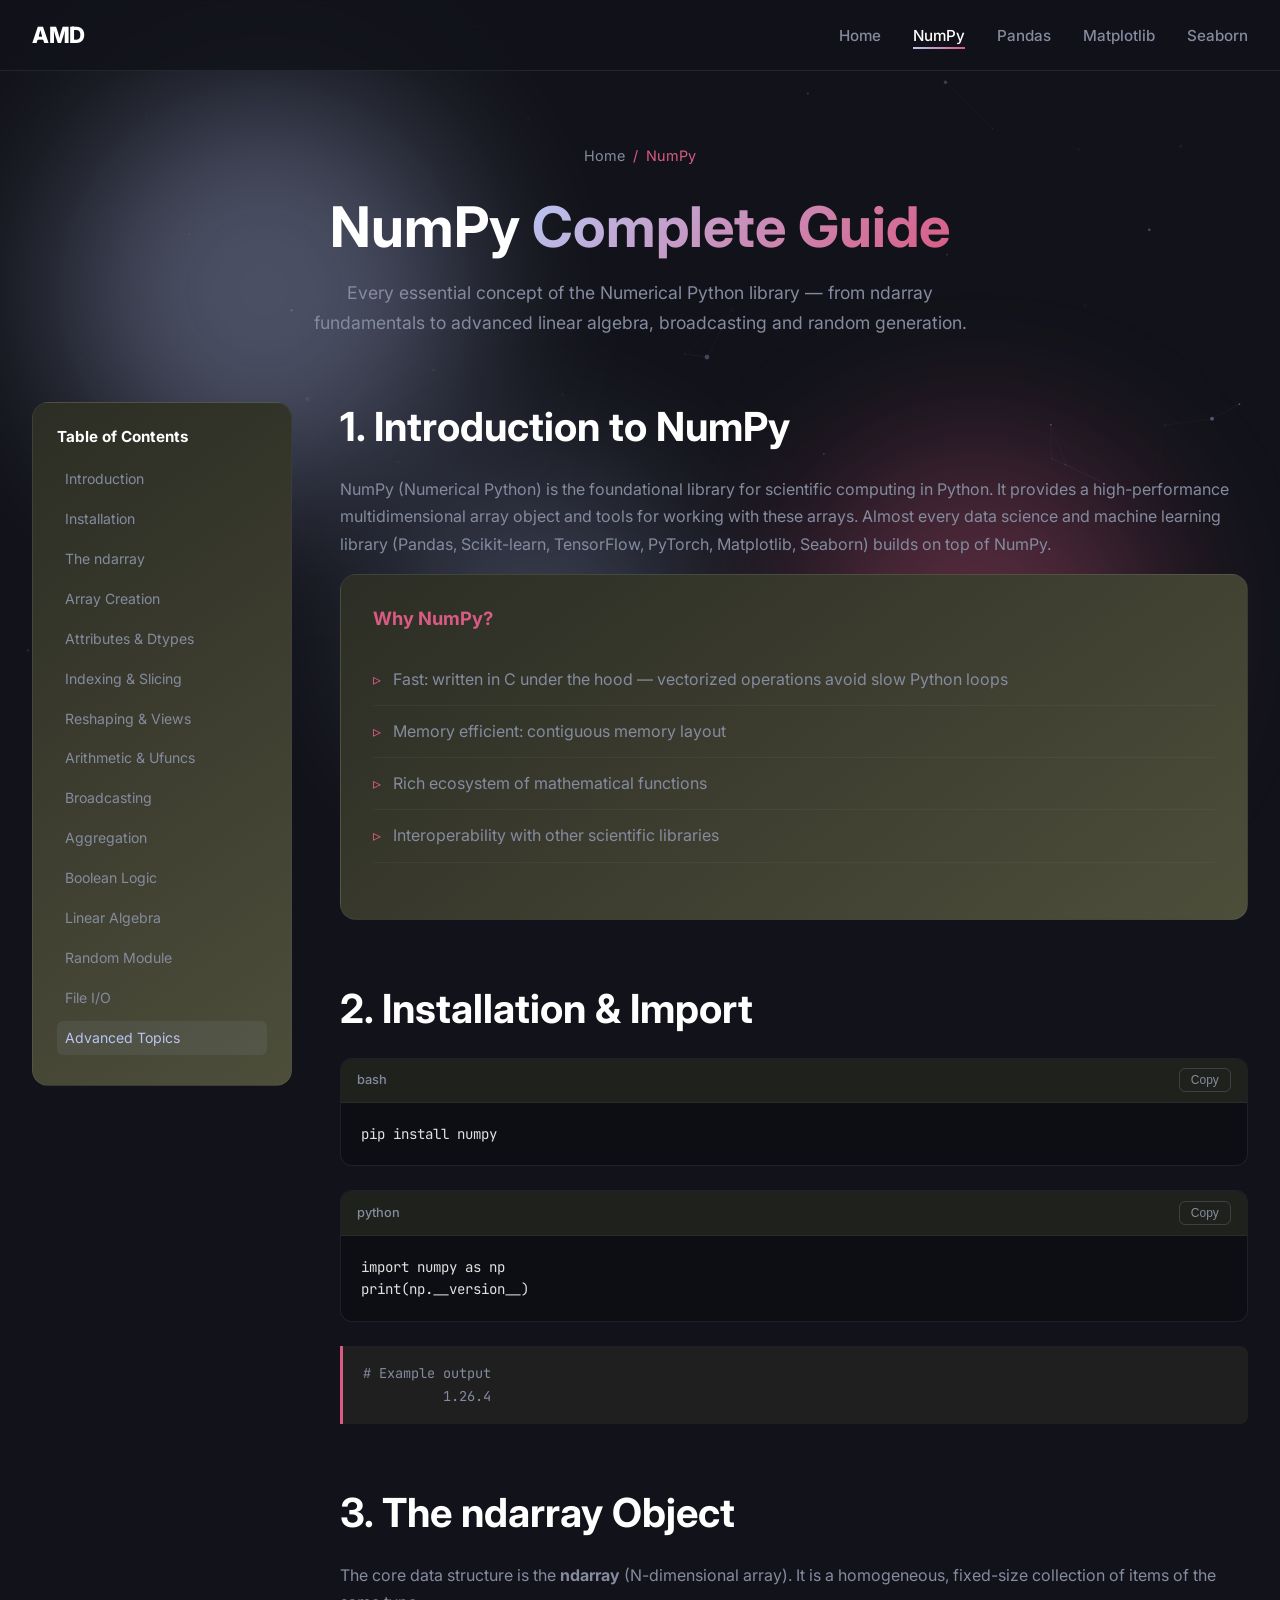
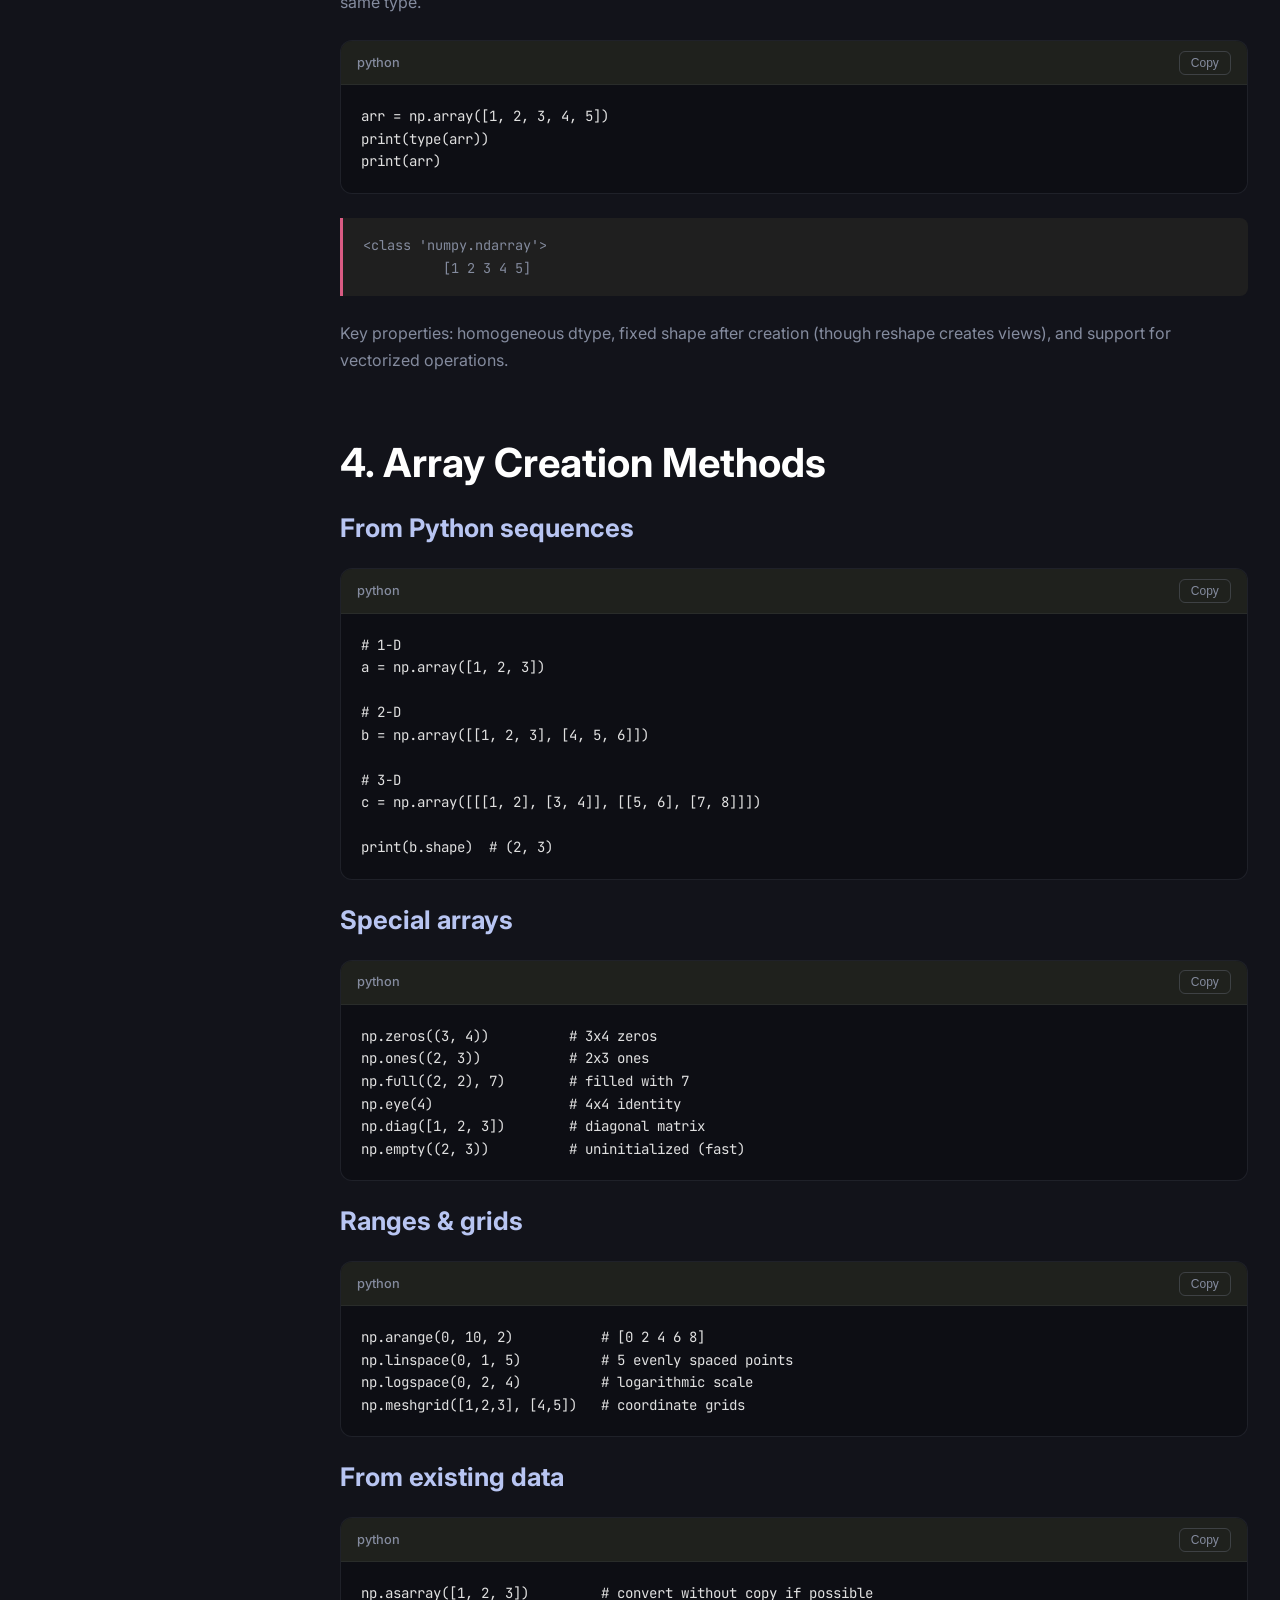
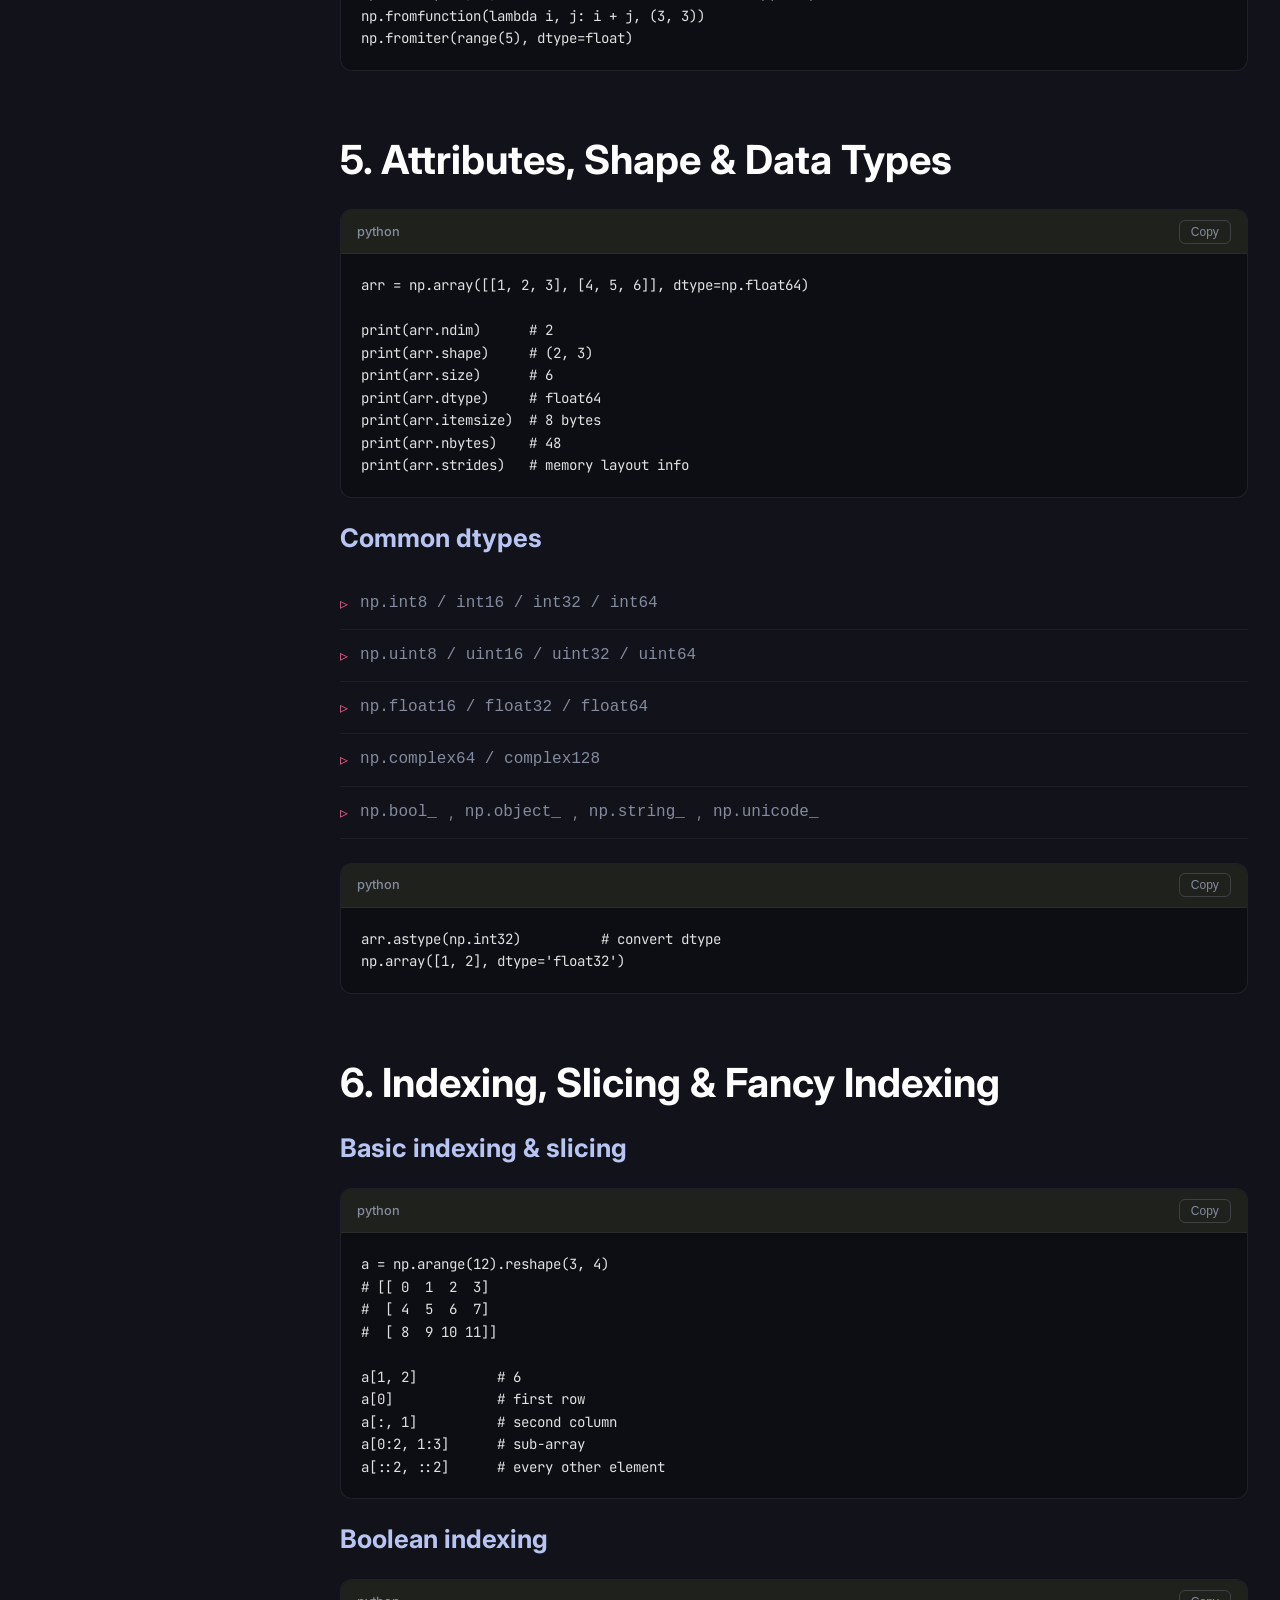
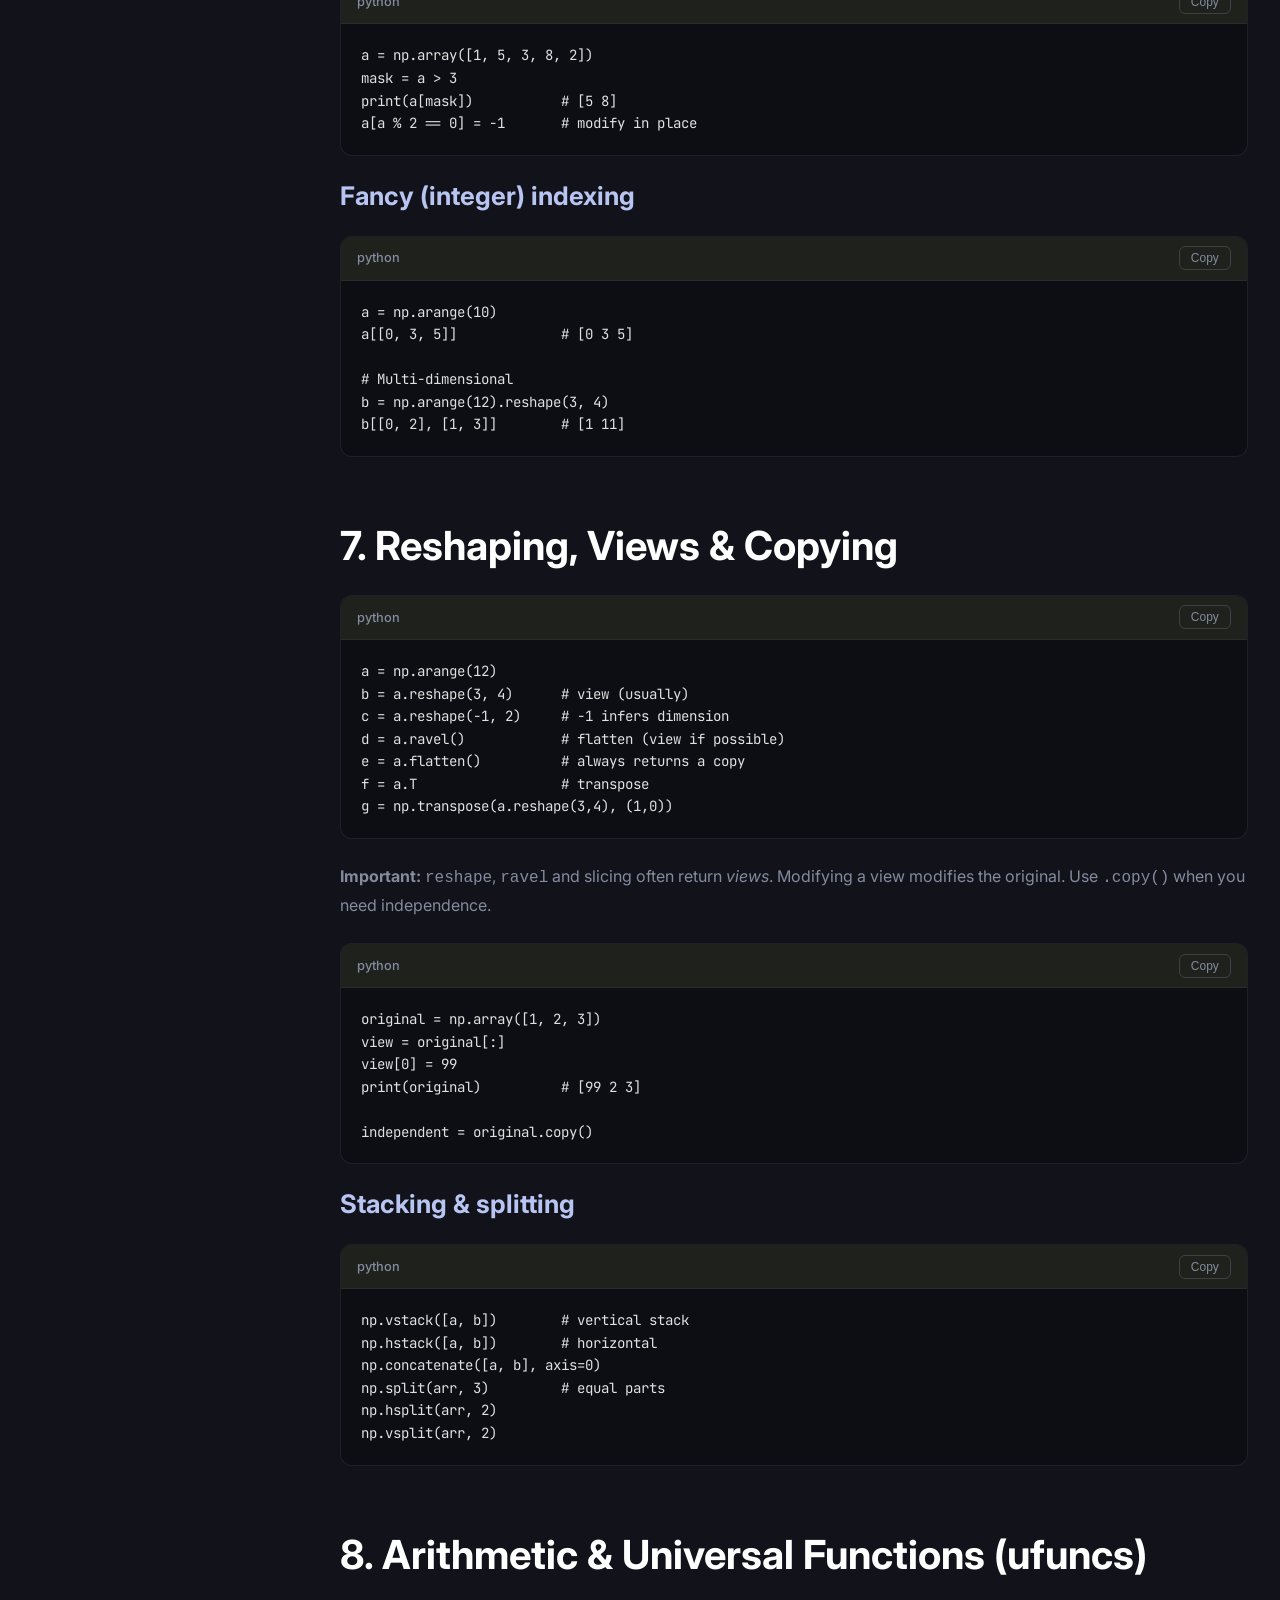
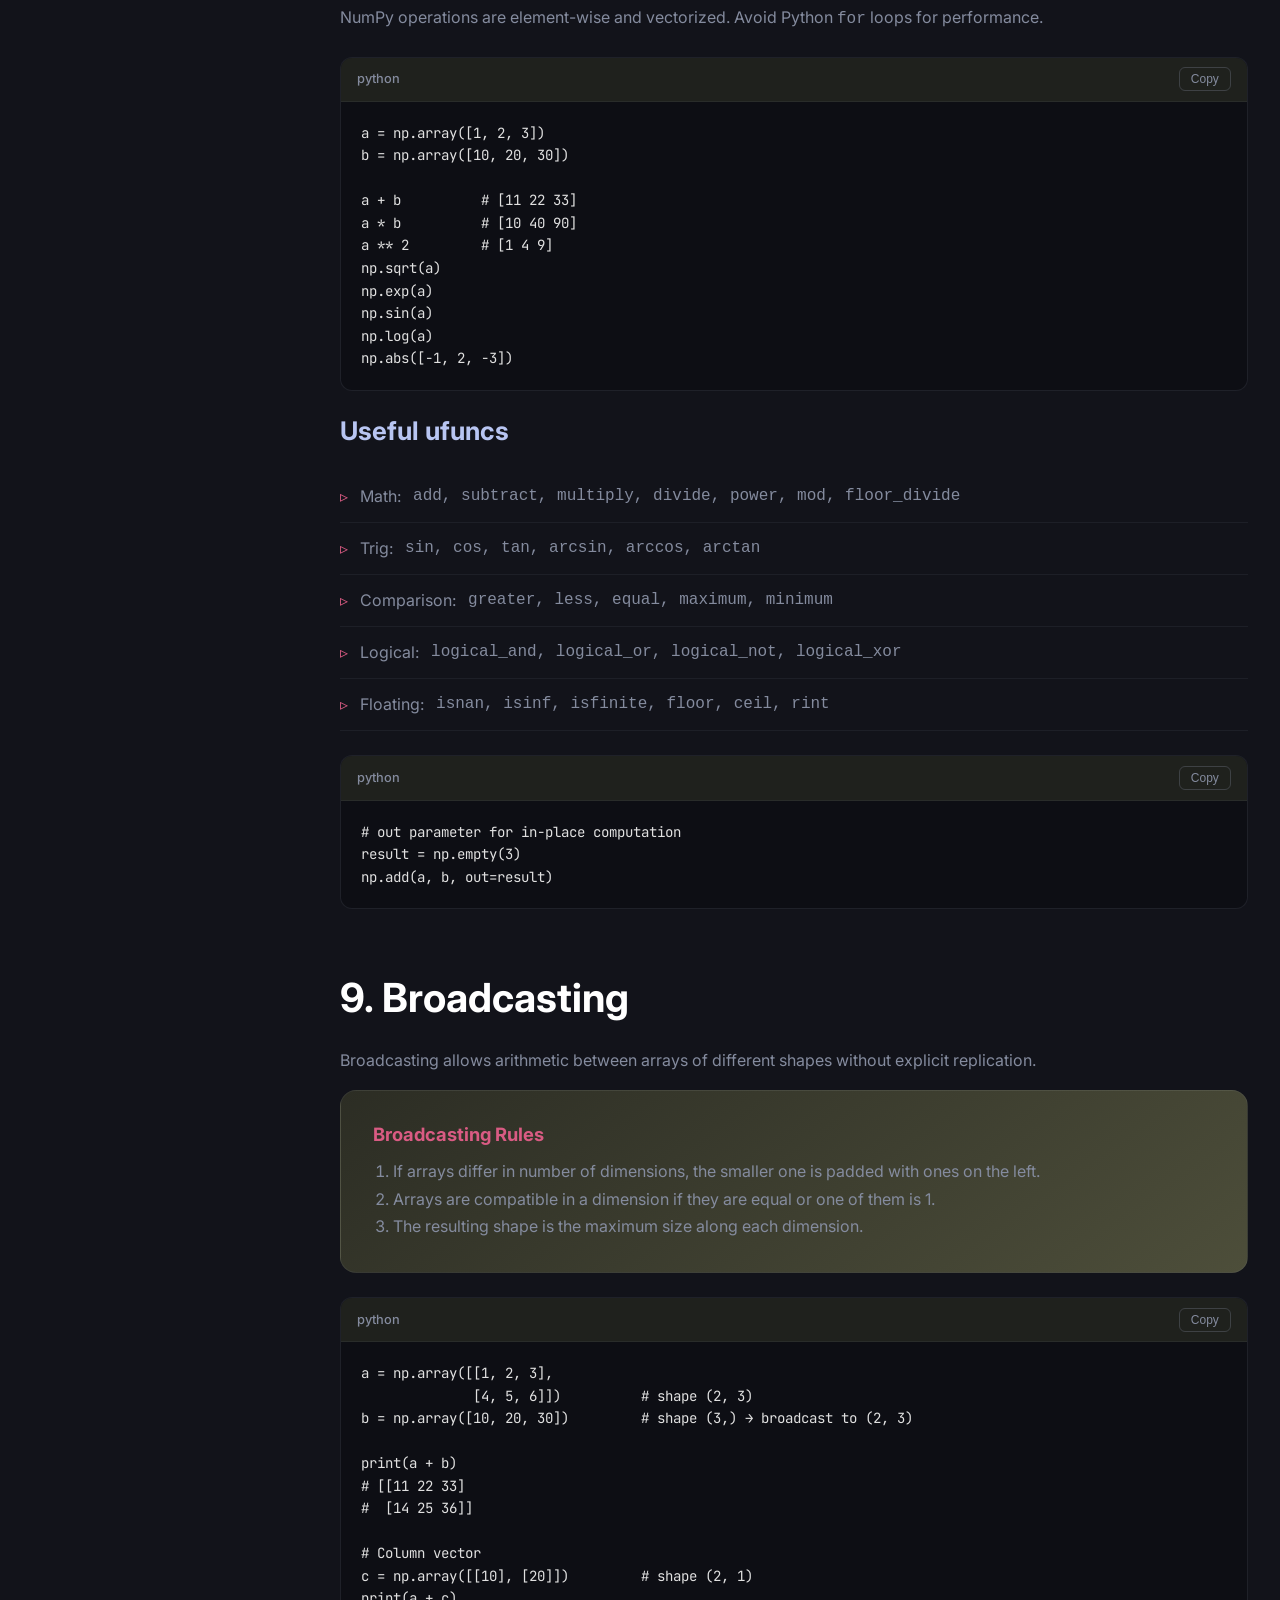
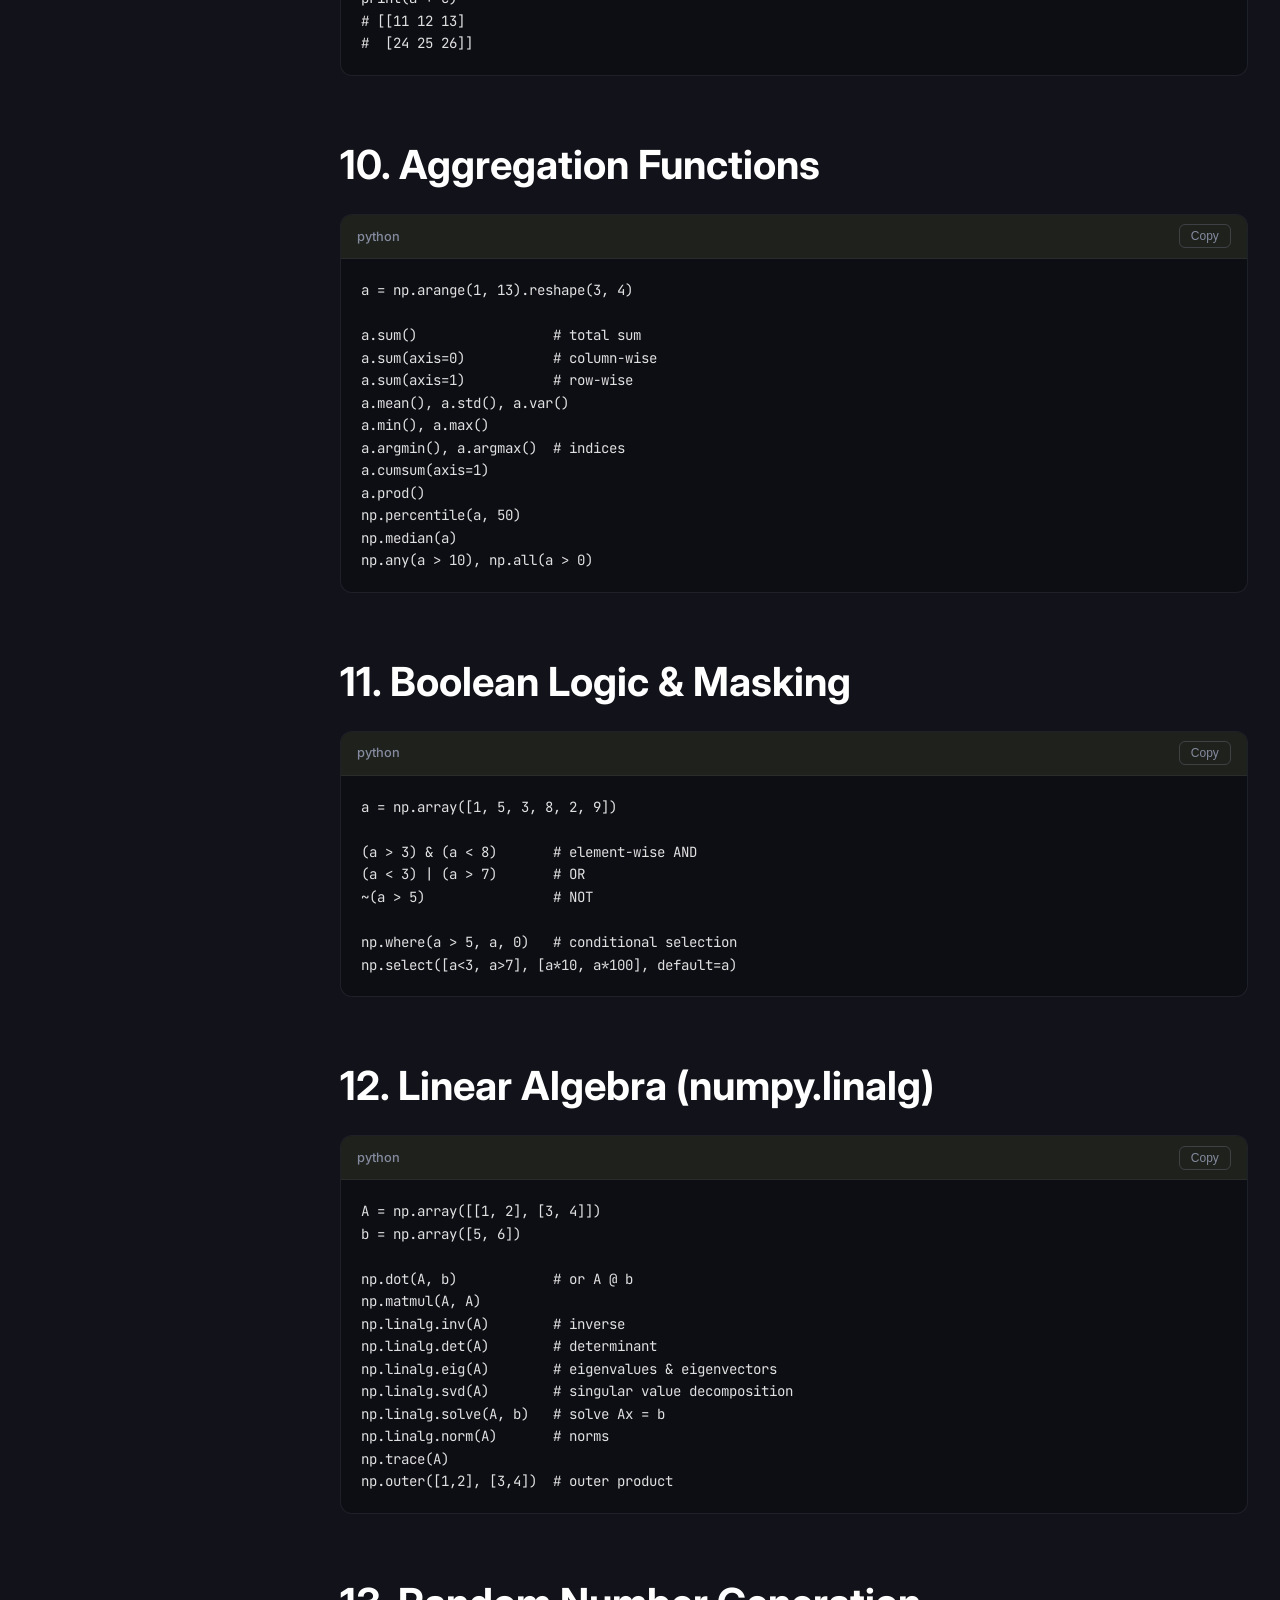
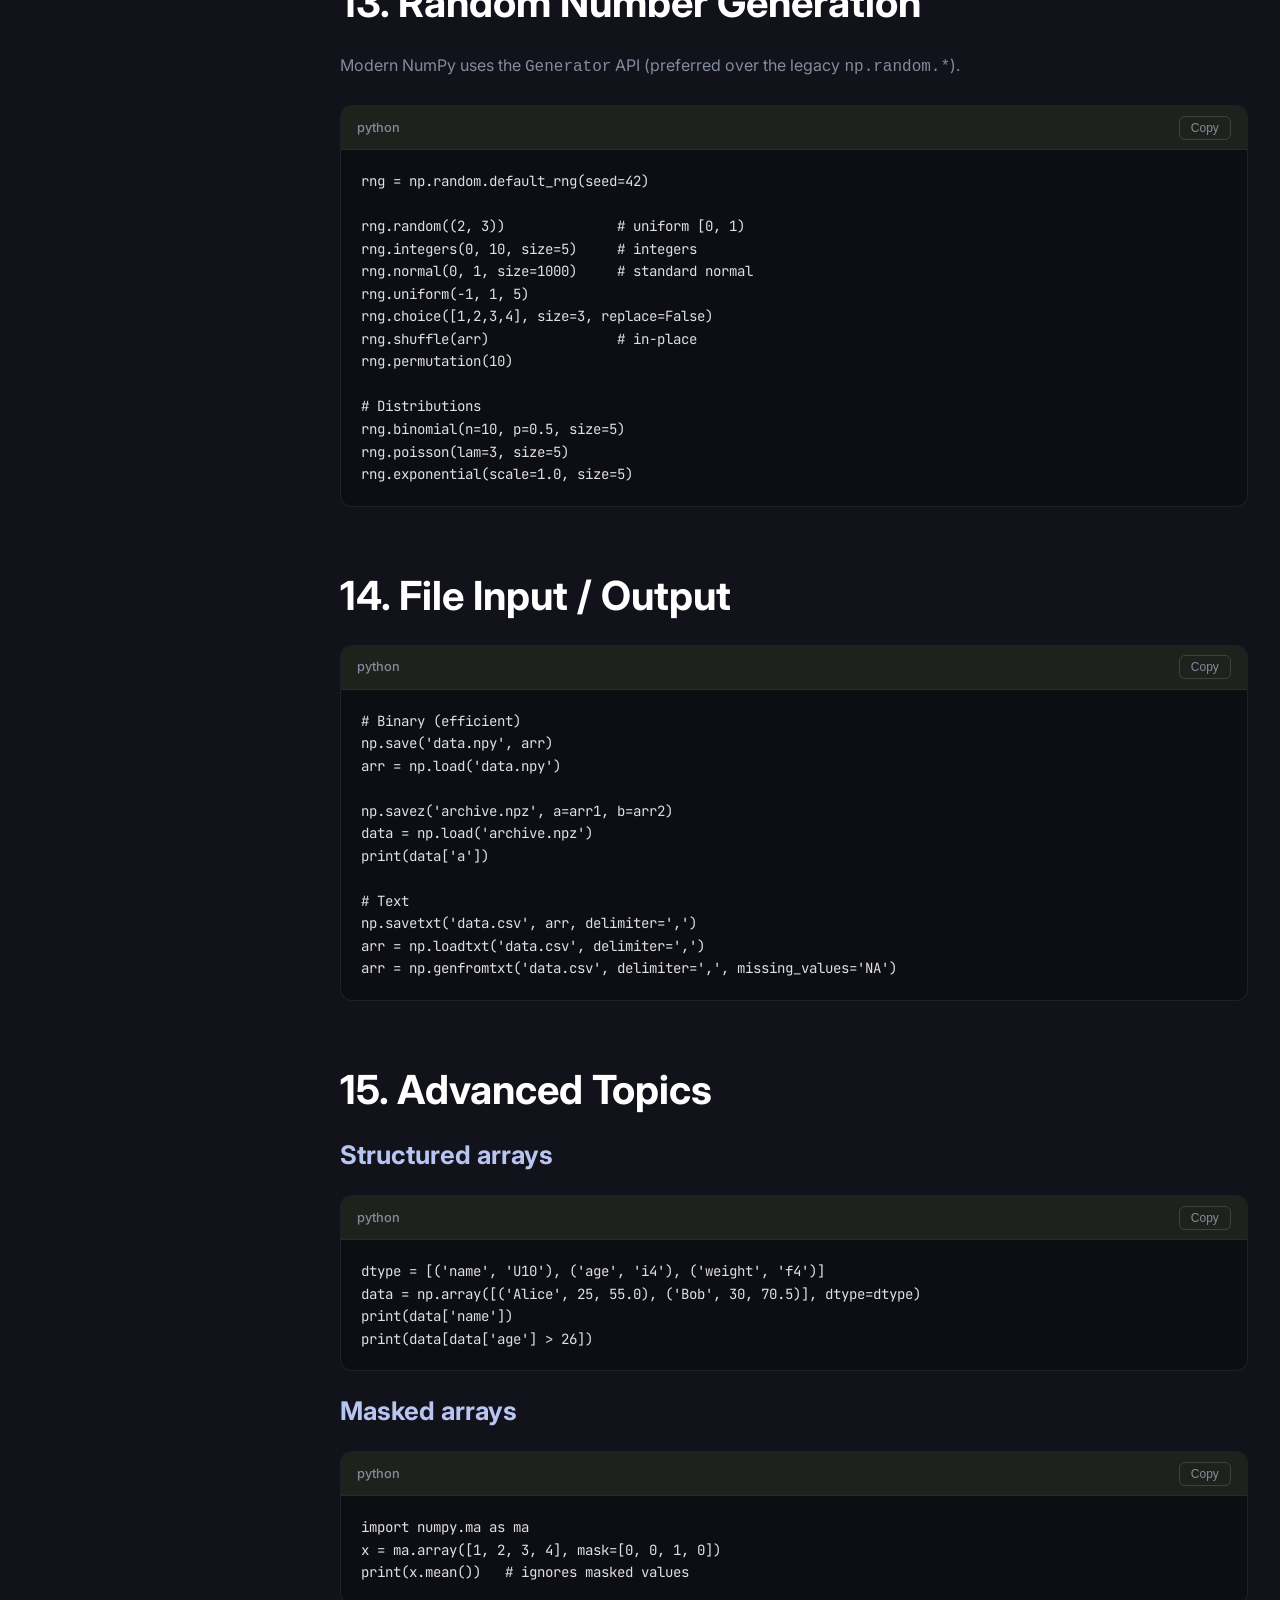
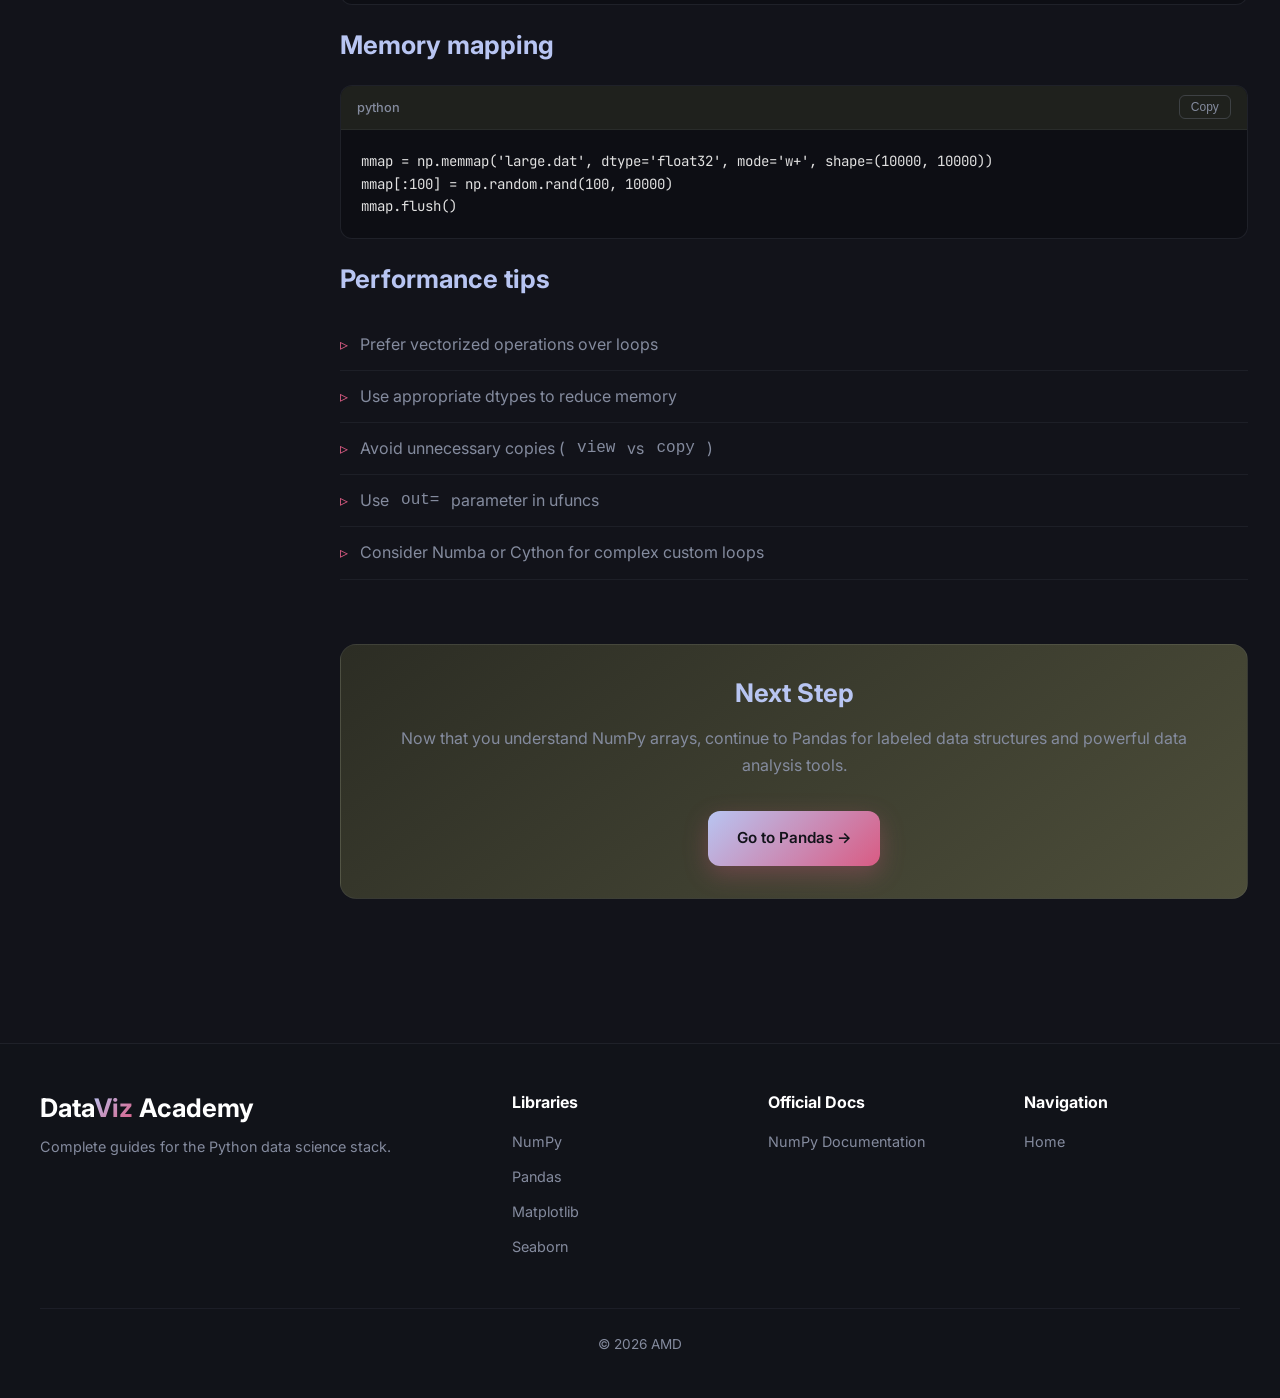
<file: numpy.html>
<!DOCTYPE html>
<html lang="en">

<head>
  <meta charset="UTF-8">
  <meta name="viewport" content="width=device-width, initial-scale=1.0">
  <title>NumPy Complete Guide | AMD</title>
  <link rel="preconnect" href="https://fonts.googleapis.com">
  <link rel="preconnect" href="https://fonts.gstatic.com" crossorigin>
  <link
    href="https://fonts.googleapis.com/css2?family=Inter:wght@400;500;600;700;800&family=JetBrains+Mono:wght@400;500&display=swap"
    rel="stylesheet">
  <link rel="stylesheet" href="css/style.css">
</head>

<body>
  <canvas id="bg-canvas" class="bg-canvas"></canvas>
  <div class="fluid-bg">
    <div class="fluid-orb blue"></div>
    <div class="fluid-orb pink"></div>
    <div class="fluid-orb blue2"></div>
  </div>

  <nav class="navbar">
    <div class="nav-container">
      <a href="index.html" class="logo">AMD<span></span></a>
      <ul class="nav-links">
        <li><a href="index.html">Home</a></li>
        <li><a href="numpy.html" class="active">NumPy</a></li>
        <li><a href="pandas.html">Pandas</a></li>
        <li><a href="matplotlib.html">Matplotlib</a></li>
        <li><a href="seaborn.html">Seaborn</a></li>
      </ul>
      <button class="menu-toggle" aria-label="Toggle menu"><span></span><span></span><span></span></button>
    </div>
  </nav>

  <header class="page-header">
    <div class="breadcrumb">
      <a href="index.html">Home</a> <span>/</span> <span>NumPy</span>
    </div>
    <h1>NumPy <span class="text-gradient">Complete Guide</span></h1>
    <p>Every essential concept of the Numerical Python library — from ndarray fundamentals to advanced linear algebra,
      broadcasting and random generation.</p>
  </header>

  <div class="content-layout">
    <aside class="toc">
      <h4>Table of Contents</h4>
      <ul>
        <li><a href="#intro">Introduction</a></li>
        <li><a href="#installation">Installation</a></li>
        <li><a href="#ndarray">The ndarray</a></li>
        <li><a href="#creation">Array Creation</a></li>
        <li><a href="#attributes">Attributes &amp; Dtypes</a></li>
        <li><a href="#indexing">Indexing &amp; Slicing</a></li>
        <li><a href="#reshaping">Reshaping &amp; Views</a></li>
        <li><a href="#operations">Arithmetic &amp; Ufuncs</a></li>
        <li><a href="#broadcasting">Broadcasting</a></li>
        <li><a href="#aggregation">Aggregation</a></li>
        <li><a href="#boolean">Boolean Logic</a></li>
        <li><a href="#linalg">Linear Algebra</a></li>
        <li><a href="#random">Random Module</a></li>
        <li><a href="#io">File I/O</a></li>
        <li><a href="#advanced">Advanced Topics</a></li>
      </ul>
    </aside>

    <main class="main-content">
      <!-- Intro -->
      <section id="intro" class="fade-in">
        <h2>1. Introduction to NumPy</h2>
        <p>NumPy (Numerical Python) is the foundational library for scientific computing in Python. It provides a
          high-performance multidimensional array object and tools for working with these arrays. Almost every data
          science and machine learning library (Pandas, Scikit-learn, TensorFlow, PyTorch, Matplotlib, Seaborn) builds
          on top of NumPy.</p>
        <div class="card">
          <h4>Why NumPy?</h4>
          <ul class="concept-list">
            <li>Fast: written in C under the hood — vectorized operations avoid slow Python loops</li>
            <li>Memory efficient: contiguous memory layout</li>
            <li>Rich ecosystem of mathematical functions</li>
            <li>Interoperability with other scientific libraries</li>
          </ul>
        </div>
      </section>

      <!-- Installation -->
      <section id="installation" class="fade-in">
        <h2>2. Installation &amp; Import</h2>
        <div class="code-block">
          <div class="code-header"><span class="code-lang">bash</span><button class="copy-btn">Copy</button></div>
          <pre><code>pip install numpy</code></pre>
        </div>
        <div class="code-block">
          <div class="code-header"><span class="code-lang">python</span><button class="copy-btn">Copy</button></div>
          <pre><code>import numpy as np
print(np.__version__)</code></pre>
        </div>
        <div class="output-block"># Example output
          1.26.4</div>
      </section>

      <!-- ndarray -->
      <section id="ndarray" class="fade-in">
        <h2>3. The ndarray Object</h2>
        <p>The core data structure is the <strong>ndarray</strong> (N-dimensional array). It is a homogeneous,
          fixed-size collection of items of the same type.</p>
        <div class="code-block">
          <div class="code-header"><span class="code-lang">python</span><button class="copy-btn">Copy</button></div>
          <pre><code>arr = np.array([1, 2, 3, 4, 5])
print(type(arr))
print(arr)</code></pre>
        </div>
        <div class="output-block">&lt;class 'numpy.ndarray'&gt;
          [1 2 3 4 5]</div>
        <p>Key properties: homogeneous dtype, fixed shape after creation (though reshape creates views), and support for
          vectorized operations.</p>
      </section>

      <!-- Creation -->
      <section id="creation" class="fade-in">
        <h2>4. Array Creation Methods</h2>
        <h3>From Python sequences</h3>
        <div class="code-block">
          <div class="code-header"><span class="code-lang">python</span><button class="copy-btn">Copy</button></div>
          <pre><code># 1-D
a = np.array([1, 2, 3])

# 2-D
b = np.array([[1, 2, 3], [4, 5, 6]])

# 3-D
c = np.array([[[1, 2], [3, 4]], [[5, 6], [7, 8]]])

print(b.shape)  # (2, 3)</code></pre>
        </div>

        <h3>Special arrays</h3>
        <div class="code-block">
          <div class="code-header"><span class="code-lang">python</span><button class="copy-btn">Copy</button></div>
          <pre><code>np.zeros((3, 4))          # 3x4 zeros
np.ones((2, 3))           # 2x3 ones
np.full((2, 2), 7)        # filled with 7
np.eye(4)                 # 4x4 identity
np.diag([1, 2, 3])        # diagonal matrix
np.empty((2, 3))          # uninitialized (fast)</code></pre>
        </div>

        <h3>Ranges &amp; grids</h3>
        <div class="code-block">
          <div class="code-header"><span class="code-lang">python</span><button class="copy-btn">Copy</button></div>
          <pre><code>np.arange(0, 10, 2)           # [0 2 4 6 8]
np.linspace(0, 1, 5)          # 5 evenly spaced points
np.logspace(0, 2, 4)          # logarithmic scale
np.meshgrid([1,2,3], [4,5])   # coordinate grids</code></pre>
        </div>

        <h3>From existing data</h3>
        <div class="code-block">
          <div class="code-header"><span class="code-lang">python</span><button class="copy-btn">Copy</button></div>
          <pre><code>np.asarray([1, 2, 3])         # convert without copy if possible
np.fromfunction(lambda i, j: i + j, (3, 3))
np.fromiter(range(5), dtype=float)</code></pre>
        </div>
      </section>

      <!-- Attributes -->
      <section id="attributes" class="fade-in">
        <h2>5. Attributes, Shape &amp; Data Types</h2>
        <div class="code-block">
          <div class="code-header"><span class="code-lang">python</span><button class="copy-btn">Copy</button></div>
          <pre><code>arr = np.array([[1, 2, 3], [4, 5, 6]], dtype=np.float64)

print(arr.ndim)      # 2
print(arr.shape)     # (2, 3)
print(arr.size)      # 6
print(arr.dtype)     # float64
print(arr.itemsize)  # 8 bytes
print(arr.nbytes)    # 48
print(arr.strides)   # memory layout info</code></pre>
        </div>

        <h3>Common dtypes</h3>
        <ul class="concept-list">
          <li><code>np.int8 / int16 / int32 / int64</code></li>
          <li><code>np.uint8 / uint16 / uint32 / uint64</code></li>
          <li><code>np.float16 / float32 / float64</code></li>
          <li><code>np.complex64 / complex128</code></li>
          <li><code>np.bool_</code>, <code>np.object_</code>, <code>np.string_</code>, <code>np.unicode_</code></li>
        </ul>
        <div class="code-block">
          <div class="code-header"><span class="code-lang">python</span><button class="copy-btn">Copy</button></div>
          <pre><code>arr.astype(np.int32)          # convert dtype
np.array([1, 2], dtype='float32')</code></pre>
        </div>
      </section>

      <!-- Indexing -->
      <section id="indexing" class="fade-in">
        <h2>6. Indexing, Slicing &amp; Fancy Indexing</h2>
        <h3>Basic indexing &amp; slicing</h3>
        <div class="code-block">
          <div class="code-header"><span class="code-lang">python</span><button class="copy-btn">Copy</button></div>
          <pre><code>a = np.arange(12).reshape(3, 4)
# [[ 0  1  2  3]
#  [ 4  5  6  7]
#  [ 8  9 10 11]]

a[1, 2]          # 6
a[0]             # first row
a[:, 1]          # second column
a[0:2, 1:3]      # sub-array
a[::2, ::2]      # every other element</code></pre>
        </div>

        <h3>Boolean indexing</h3>
        <div class="code-block">
          <div class="code-header"><span class="code-lang">python</span><button class="copy-btn">Copy</button></div>
          <pre><code>a = np.array([1, 5, 3, 8, 2])
mask = a > 3
print(a[mask])           # [5 8]
a[a % 2 == 0] = -1       # modify in place</code></pre>
        </div>

        <h3>Fancy (integer) indexing</h3>
        <div class="code-block">
          <div class="code-header"><span class="code-lang">python</span><button class="copy-btn">Copy</button></div>
          <pre><code>a = np.arange(10)
a[[0, 3, 5]]             # [0 3 5]

# Multi-dimensional
b = np.arange(12).reshape(3, 4)
b[[0, 2], [1, 3]]        # [1 11]</code></pre>
        </div>
      </section>

      <!-- Reshaping -->
      <section id="reshaping" class="fade-in">
        <h2>7. Reshaping, Views &amp; Copying</h2>
        <div class="code-block">
          <div class="code-header"><span class="code-lang">python</span><button class="copy-btn">Copy</button></div>
          <pre><code>a = np.arange(12)
b = a.reshape(3, 4)      # view (usually)
c = a.reshape(-1, 2)     # -1 infers dimension
d = a.ravel()            # flatten (view if possible)
e = a.flatten()          # always returns a copy
f = a.T                  # transpose
g = np.transpose(a.reshape(3,4), (1,0))</code></pre>
        </div>
        <p><strong>Important:</strong> <code>reshape</code>, <code>ravel</code> and slicing often return <em>views</em>.
          Modifying a view modifies the original. Use <code>.copy()</code> when you need independence.</p>
        <div class="code-block">
          <div class="code-header"><span class="code-lang">python</span><button class="copy-btn">Copy</button></div>
          <pre><code>original = np.array([1, 2, 3])
view = original[:]
view[0] = 99
print(original)          # [99 2 3]

independent = original.copy()</code></pre>
        </div>
        <h3>Stacking &amp; splitting</h3>
        <div class="code-block">
          <div class="code-header"><span class="code-lang">python</span><button class="copy-btn">Copy</button></div>
          <pre><code>np.vstack([a, b])        # vertical stack
np.hstack([a, b])        # horizontal
np.concatenate([a, b], axis=0)
np.split(arr, 3)         # equal parts
np.hsplit(arr, 2)
np.vsplit(arr, 2)</code></pre>
        </div>
      </section>

      <!-- Operations -->
      <section id="operations" class="fade-in">
        <h2>8. Arithmetic &amp; Universal Functions (ufuncs)</h2>
        <p>NumPy operations are element-wise and vectorized. Avoid Python <code>for</code> loops for performance.</p>
        <div class="code-block">
          <div class="code-header"><span class="code-lang">python</span><button class="copy-btn">Copy</button></div>
          <pre><code>a = np.array([1, 2, 3])
b = np.array([10, 20, 30])

a + b          # [11 22 33]
a * b          # [10 40 90]
a ** 2         # [1 4 9]
np.sqrt(a)
np.exp(a)
np.sin(a)
np.log(a)
np.abs([-1, 2, -3])</code></pre>
        </div>
        <h3>Useful ufuncs</h3>
        <ul class="concept-list">
          <li>Math: <code>add, subtract, multiply, divide, power, mod, floor_divide</code></li>
          <li>Trig: <code>sin, cos, tan, arcsin, arccos, arctan</code></li>
          <li>Comparison: <code>greater, less, equal, maximum, minimum</code></li>
          <li>Logical: <code>logical_and, logical_or, logical_not, logical_xor</code></li>
          <li>Floating: <code>isnan, isinf, isfinite, floor, ceil, rint</code></li>
        </ul>
        <div class="code-block">
          <div class="code-header"><span class="code-lang">python</span><button class="copy-btn">Copy</button></div>
          <pre><code># out parameter for in-place computation
result = np.empty(3)
np.add(a, b, out=result)</code></pre>
        </div>
      </section>

      <!-- Broadcasting -->
      <section id="broadcasting" class="fade-in">
        <h2>9. Broadcasting</h2>
        <p>Broadcasting allows arithmetic between arrays of different shapes without explicit replication.</p>
        <div class="card">
          <h4>Broadcasting Rules</h4>
          <ol style="color:var(--text-accent);padding-left:1.25rem;">
            <li>If arrays differ in number of dimensions, the smaller one is padded with ones on the left.</li>
            <li>Arrays are compatible in a dimension if they are equal or one of them is 1.</li>
            <li>The resulting shape is the maximum size along each dimension.</li>
          </ol>
        </div>
        <div class="code-block">
          <div class="code-header"><span class="code-lang">python</span><button class="copy-btn">Copy</button></div>
          <pre><code>a = np.array([[1, 2, 3],
              [4, 5, 6]])          # shape (2, 3)
b = np.array([10, 20, 30])         # shape (3,) → broadcast to (2, 3)

print(a + b)
# [[11 22 33]
#  [14 25 36]]

# Column vector
c = np.array([[10], [20]])         # shape (2, 1)
print(a + c)
# [[11 12 13]
#  [24 25 26]]</code></pre>
        </div>
      </section>

      <!-- Aggregation -->
      <section id="aggregation" class="fade-in">
        <h2>10. Aggregation Functions</h2>
        <div class="code-block">
          <div class="code-header"><span class="code-lang">python</span><button class="copy-btn">Copy</button></div>
          <pre><code>a = np.arange(1, 13).reshape(3, 4)

a.sum()                 # total sum
a.sum(axis=0)           # column-wise
a.sum(axis=1)           # row-wise
a.mean(), a.std(), a.var()
a.min(), a.max()
a.argmin(), a.argmax()  # indices
a.cumsum(axis=1)
a.prod()
np.percentile(a, 50)
np.median(a)
np.any(a > 10), np.all(a > 0)</code></pre>
        </div>
      </section>

      <!-- Boolean -->
      <section id="boolean" class="fade-in">
        <h2>11. Boolean Logic &amp; Masking</h2>
        <div class="code-block">
          <div class="code-header"><span class="code-lang">python</span><button class="copy-btn">Copy</button></div>
          <pre><code>a = np.array([1, 5, 3, 8, 2, 9])

(a > 3) &amp; (a &lt; 8)       # element-wise AND
(a &lt; 3) | (a &gt; 7)       # OR
~(a &gt; 5)                # NOT

np.where(a &gt; 5, a, 0)   # conditional selection
np.select([a&lt;3, a&gt;7], [a*10, a*100], default=a)</code></pre>
        </div>
      </section>

      <!-- Linear Algebra -->
      <section id="linalg" class="fade-in">
        <h2>12. Linear Algebra (numpy.linalg)</h2>
        <div class="code-block">
          <div class="code-header"><span class="code-lang">python</span><button class="copy-btn">Copy</button></div>
          <pre><code>A = np.array([[1, 2], [3, 4]])
b = np.array([5, 6])

np.dot(A, b)            # or A @ b
np.matmul(A, A)
np.linalg.inv(A)        # inverse
np.linalg.det(A)        # determinant
np.linalg.eig(A)        # eigenvalues &amp; eigenvectors
np.linalg.svd(A)        # singular value decomposition
np.linalg.solve(A, b)   # solve Ax = b
np.linalg.norm(A)       # norms
np.trace(A)
np.outer([1,2], [3,4])  # outer product</code></pre>
        </div>
      </section>

      <!-- Random -->
      <section id="random" class="fade-in">
        <h2>13. Random Number Generation</h2>
        <p>Modern NumPy uses the <code>Generator</code> API (preferred over the legacy <code>np.random.*</code>).</p>
        <div class="code-block">
          <div class="code-header"><span class="code-lang">python</span><button class="copy-btn">Copy</button></div>
          <pre><code>rng = np.random.default_rng(seed=42)

rng.random((2, 3))              # uniform [0, 1)
rng.integers(0, 10, size=5)     # integers
rng.normal(0, 1, size=1000)     # standard normal
rng.uniform(-1, 1, 5)
rng.choice([1,2,3,4], size=3, replace=False)
rng.shuffle(arr)                # in-place
rng.permutation(10)

# Distributions
rng.binomial(n=10, p=0.5, size=5)
rng.poisson(lam=3, size=5)
rng.exponential(scale=1.0, size=5)</code></pre>
        </div>
      </section>

      <!-- I/O -->
      <section id="io" class="fade-in">
        <h2>14. File Input / Output</h2>
        <div class="code-block">
          <div class="code-header"><span class="code-lang">python</span><button class="copy-btn">Copy</button></div>
          <pre><code># Binary (efficient)
np.save('data.npy', arr)
arr = np.load('data.npy')

np.savez('archive.npz', a=arr1, b=arr2)
data = np.load('archive.npz')
print(data['a'])

# Text
np.savetxt('data.csv', arr, delimiter=',')
arr = np.loadtxt('data.csv', delimiter=',')
arr = np.genfromtxt('data.csv', delimiter=',', missing_values='NA')</code></pre>
        </div>
      </section>

      <!-- Advanced -->
      <section id="advanced" class="fade-in">
        <h2>15. Advanced Topics</h2>
        <h3>Structured arrays</h3>
        <div class="code-block">
          <div class="code-header"><span class="code-lang">python</span><button class="copy-btn">Copy</button></div>
          <pre><code>dtype = [('name', 'U10'), ('age', 'i4'), ('weight', 'f4')]
data = np.array([('Alice', 25, 55.0), ('Bob', 30, 70.5)], dtype=dtype)
print(data['name'])
print(data[data['age'] &gt; 26])</code></pre>
        </div>

        <h3>Masked arrays</h3>
        <div class="code-block">
          <div class="code-header"><span class="code-lang">python</span><button class="copy-btn">Copy</button></div>
          <pre><code>import numpy.ma as ma
x = ma.array([1, 2, 3, 4], mask=[0, 0, 1, 0])
print(x.mean())   # ignores masked values</code></pre>
        </div>

        <h3>Memory mapping</h3>
        <div class="code-block">
          <div class="code-header"><span class="code-lang">python</span><button class="copy-btn">Copy</button></div>
          <pre><code>mmap = np.memmap('large.dat', dtype='float32', mode='w+', shape=(10000, 10000))
mmap[:100] = np.random.rand(100, 10000)
mmap.flush()</code></pre>
        </div>

        <h3>Performance tips</h3>
        <ul class="concept-list">
          <li>Prefer vectorized operations over loops</li>
          <li>Use appropriate dtypes to reduce memory</li>
          <li>Avoid unnecessary copies (<code>view</code> vs <code>copy</code>)</li>
          <li>Use <code>out=</code> parameter in ufuncs</li>
          <li>Consider Numba or Cython for complex custom loops</li>
        </ul>
      </section>

      <div class="card fade-in" style="margin-top:3rem;text-align:center;">
        <h3>Next Step</h3>
        <p>Now that you understand NumPy arrays, continue to Pandas for labeled data structures and powerful data
          analysis tools.</p>
        <a href="pandas.html" class="btn btn-primary" style="margin-top:1rem;">Go to Pandas →</a>
      </div>
    </main>
  </div>

  <footer class="footer">
    <div class="footer-content">
      <div class="footer-brand">
        <h3>Data<span class="text-gradient">Viz</span> Academy</h3>
        <p>Complete guides for the Python data science stack.</p>
      </div>
      <div>
        <h4>Libraries</h4>
        <ul>
          <li><a href="numpy.html">NumPy</a></li>
          <li><a href="pandas.html">Pandas</a></li>
          <li><a href="matplotlib.html">Matplotlib</a></li>
          <li><a href="seaborn.html">Seaborn</a></li>
        </ul>
      </div>
      <div>
        <h4>Official Docs</h4>
        <ul>
          <li><a href="https://numpy.org/doc/" target="_blank" rel="noopener">NumPy Documentation</a></li>
        </ul>
      </div>
      <div>
        <h4>Navigation</h4>
        <ul>
          <li><a href="index.html">Home</a></li>
        </ul>
      </div>
    </div>
    <div class="footer-bottom">
      <p>© 2026 AMD</p>
    </div>
  </footer>
  <script src="js/main.js"></script>
</body>

</html>
</file>
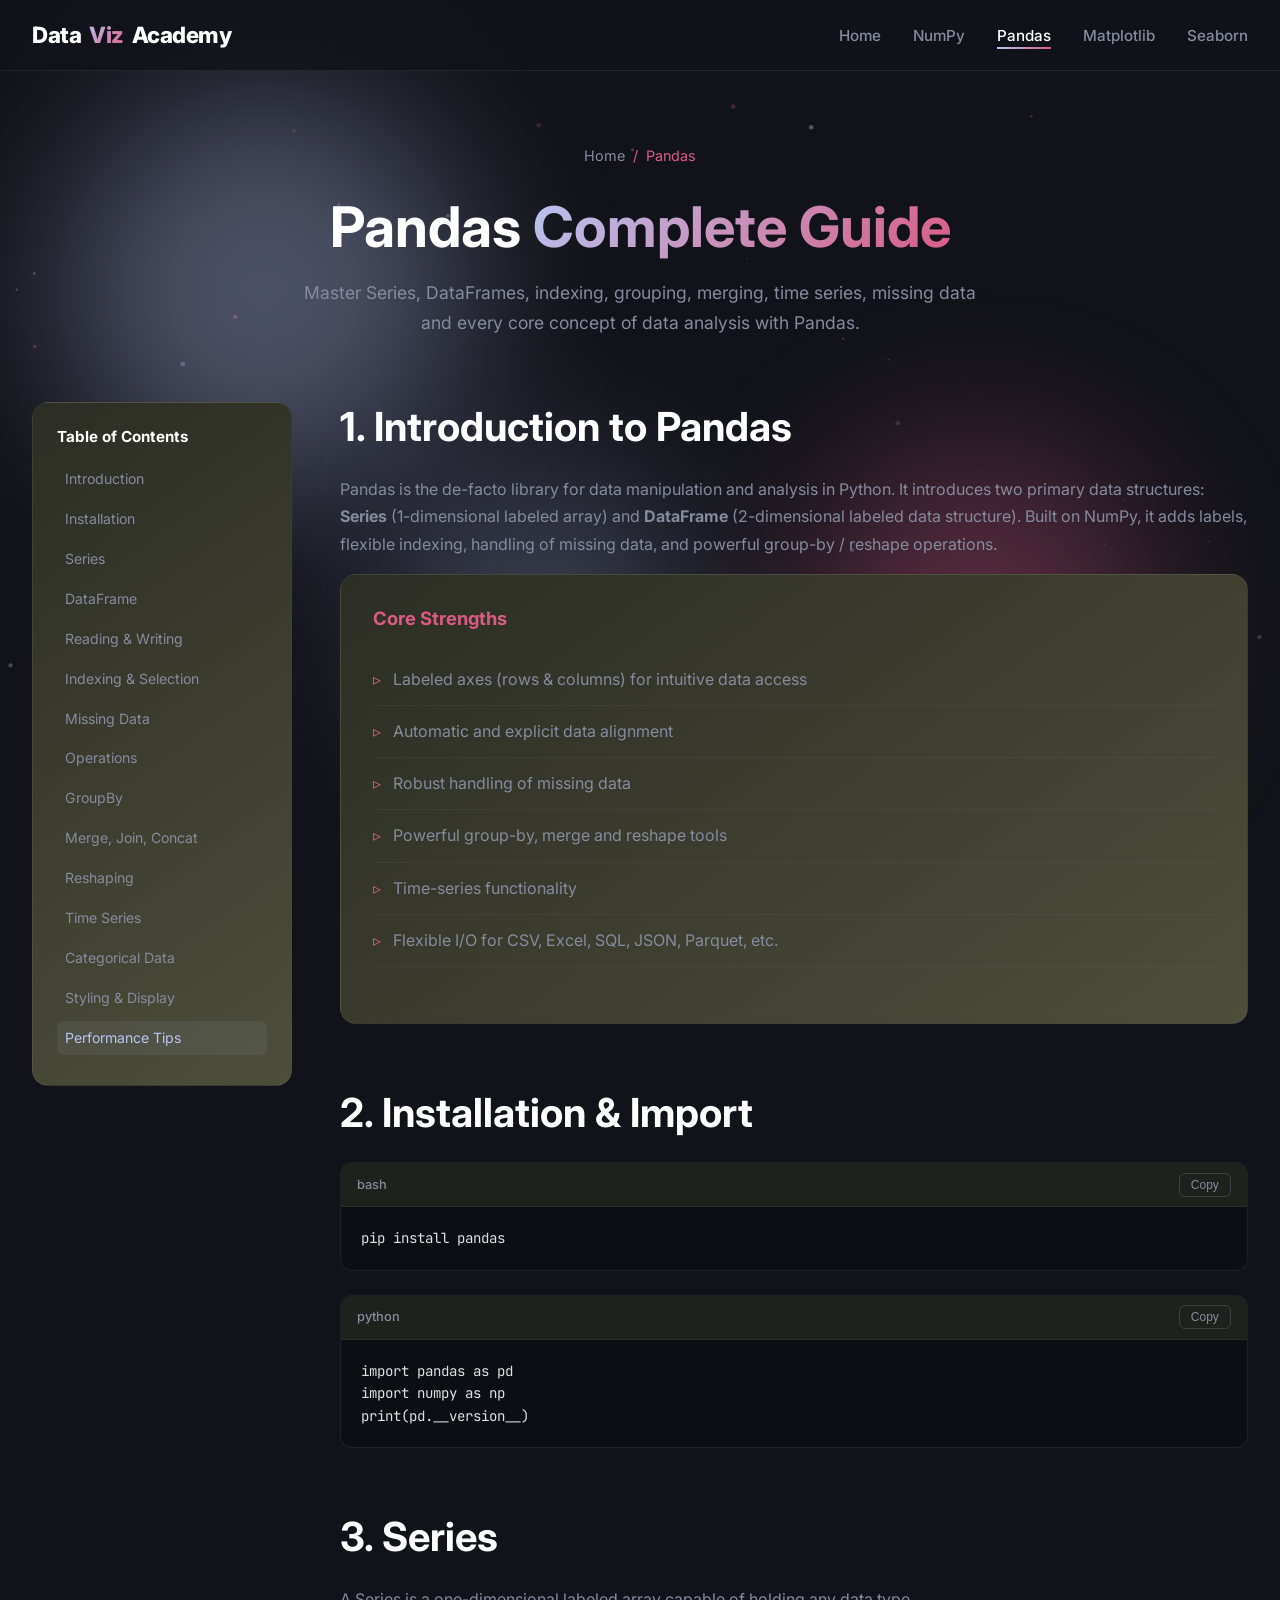
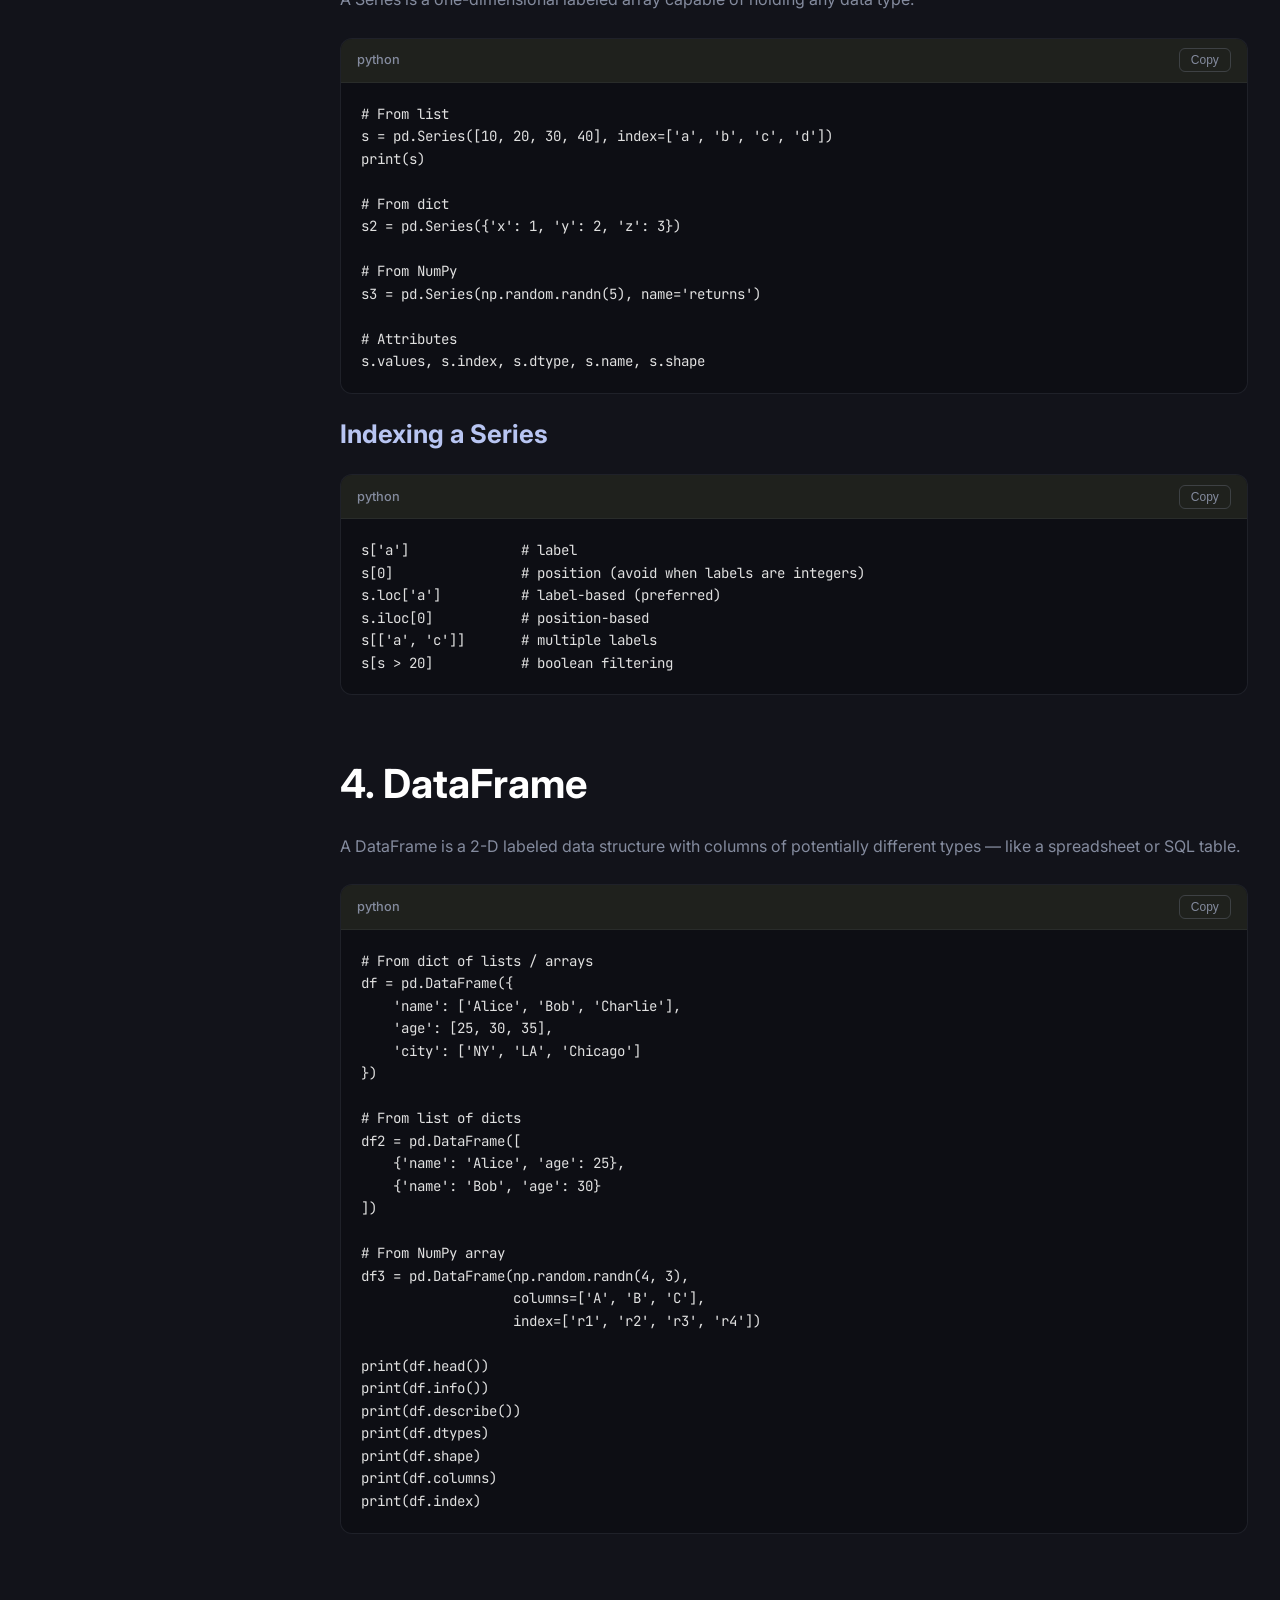
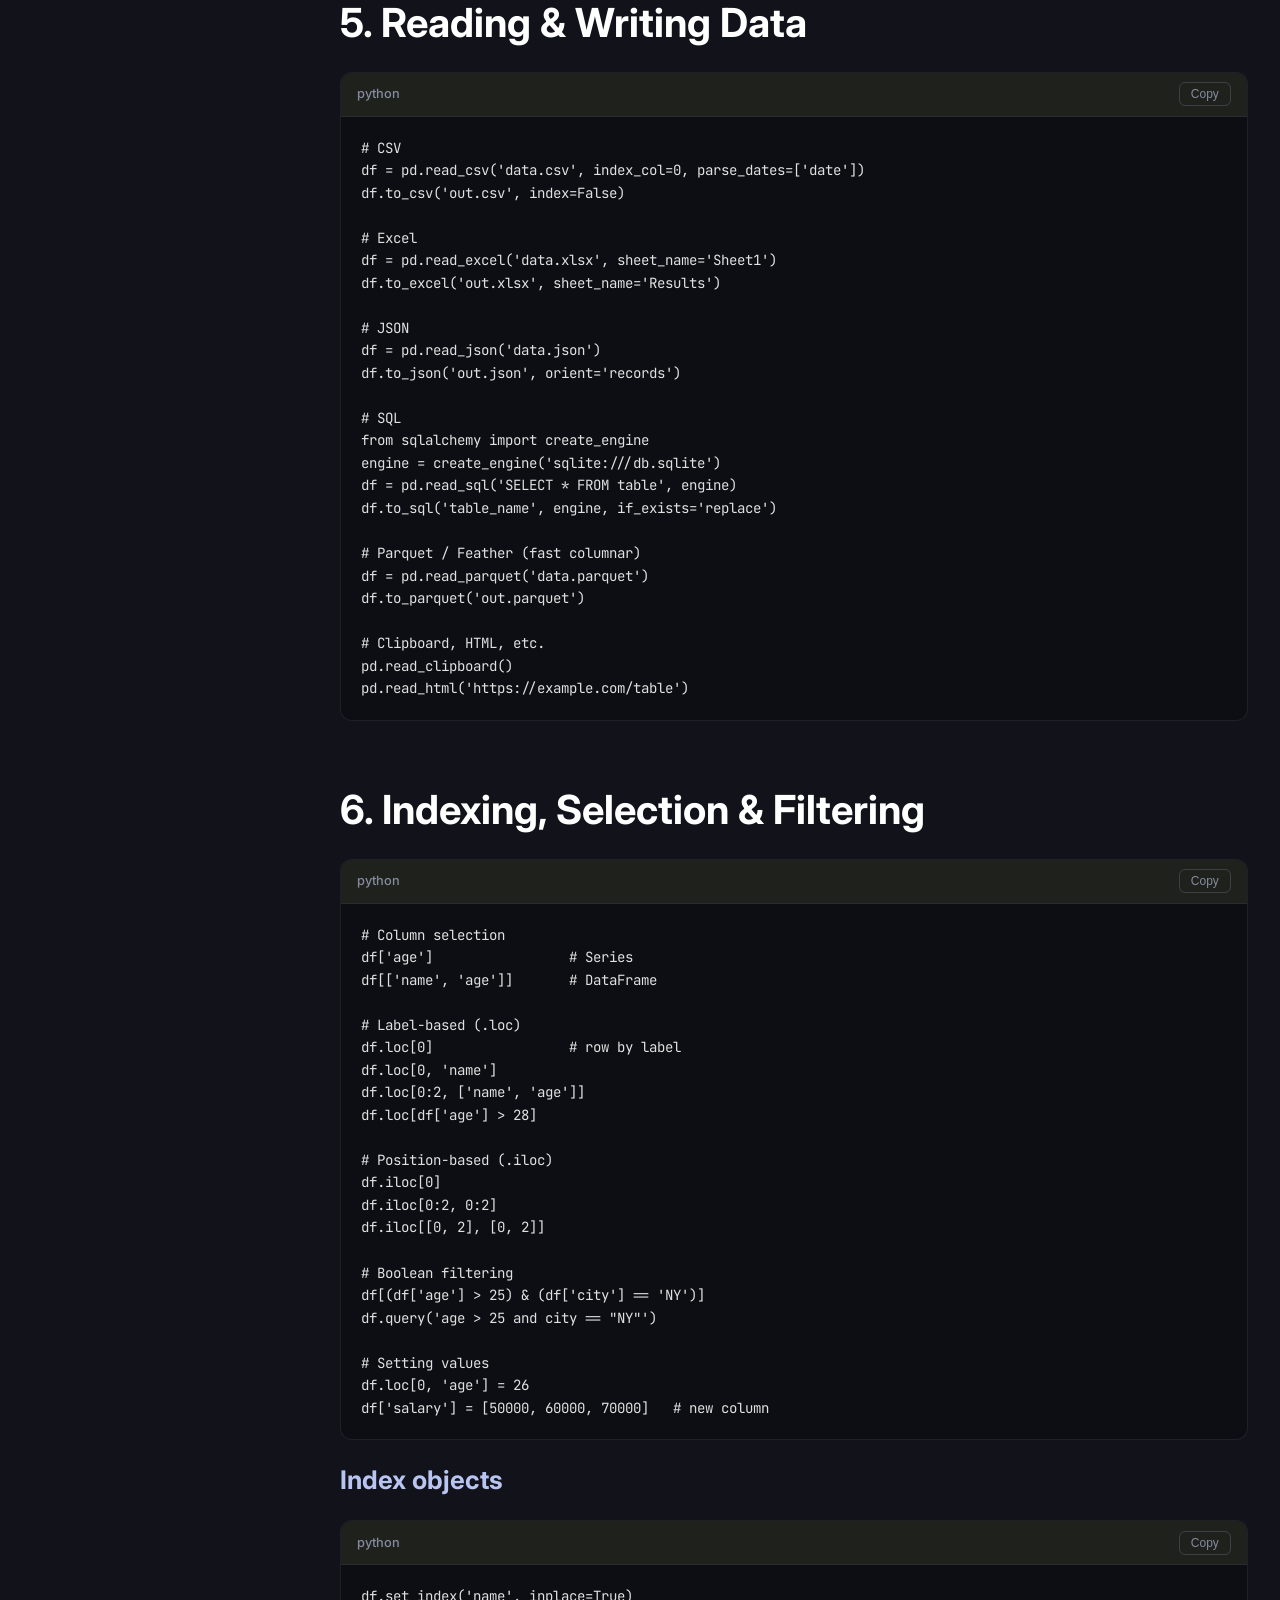
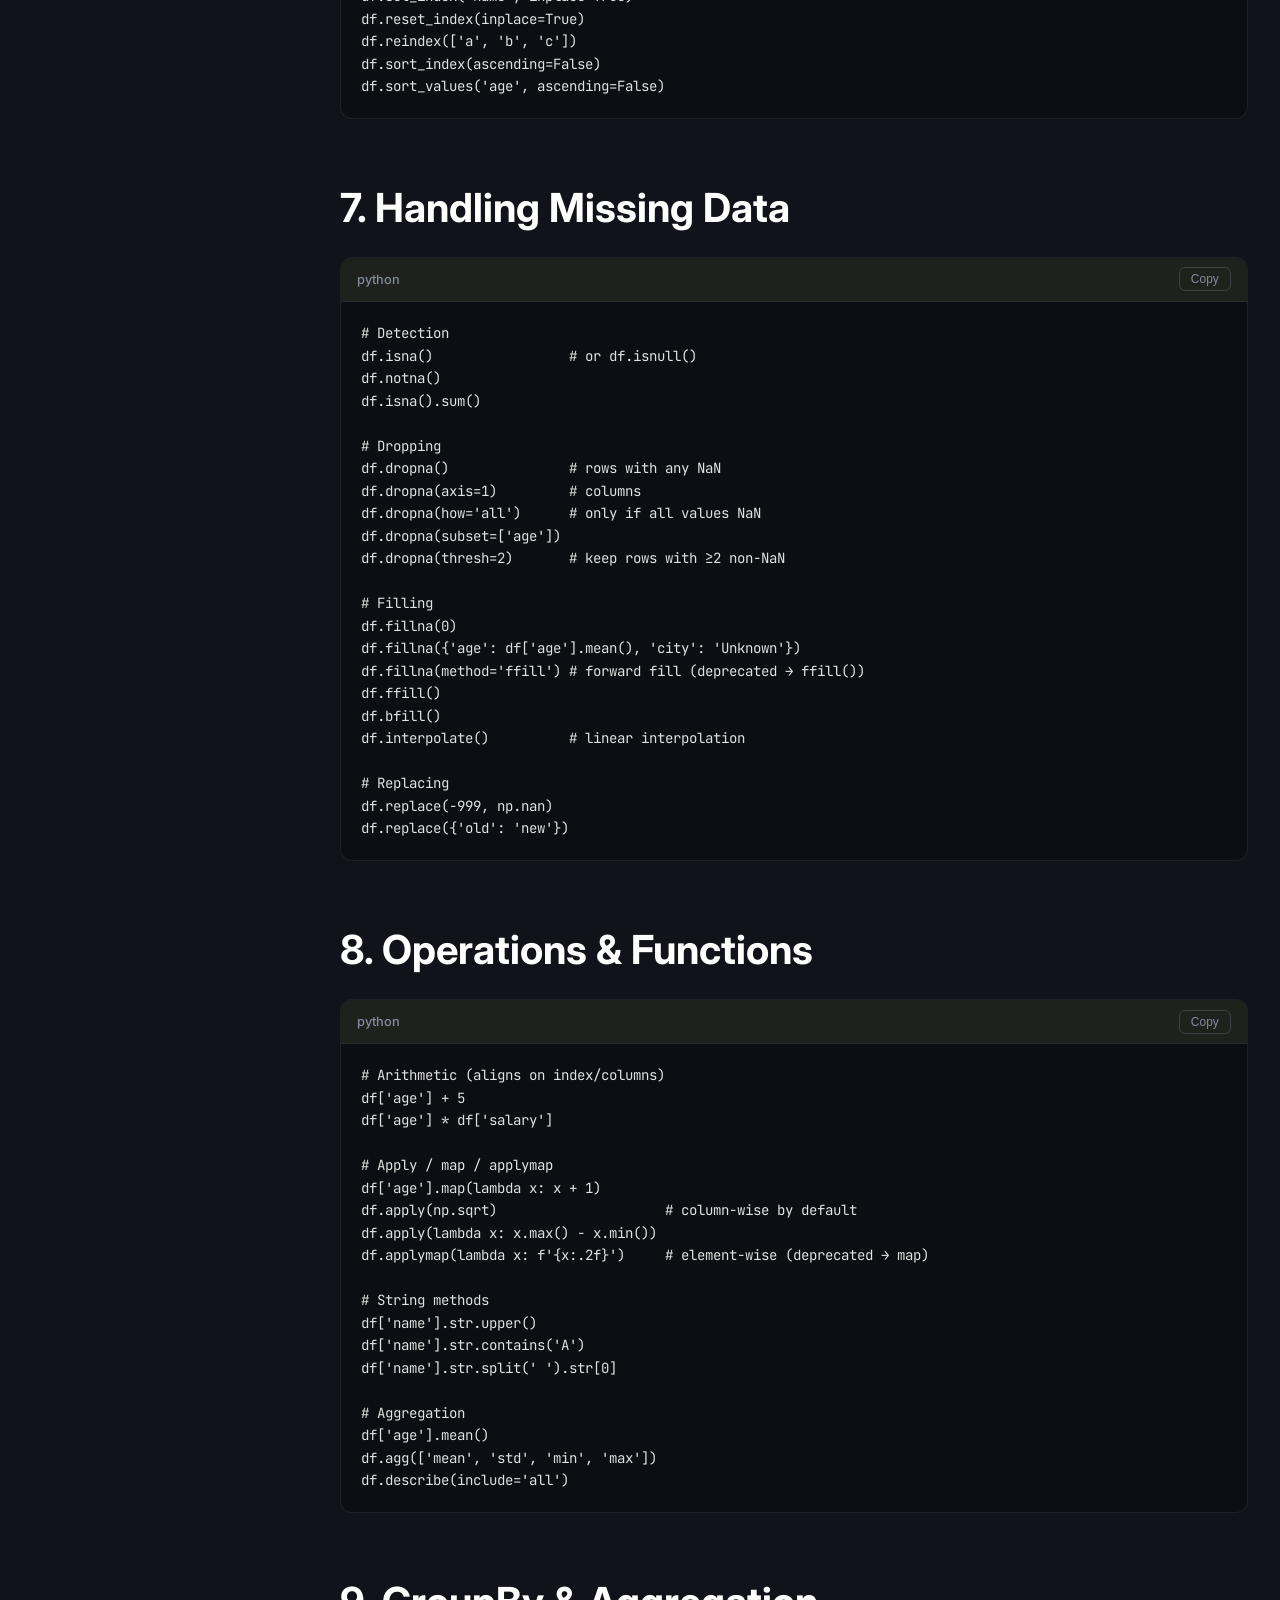
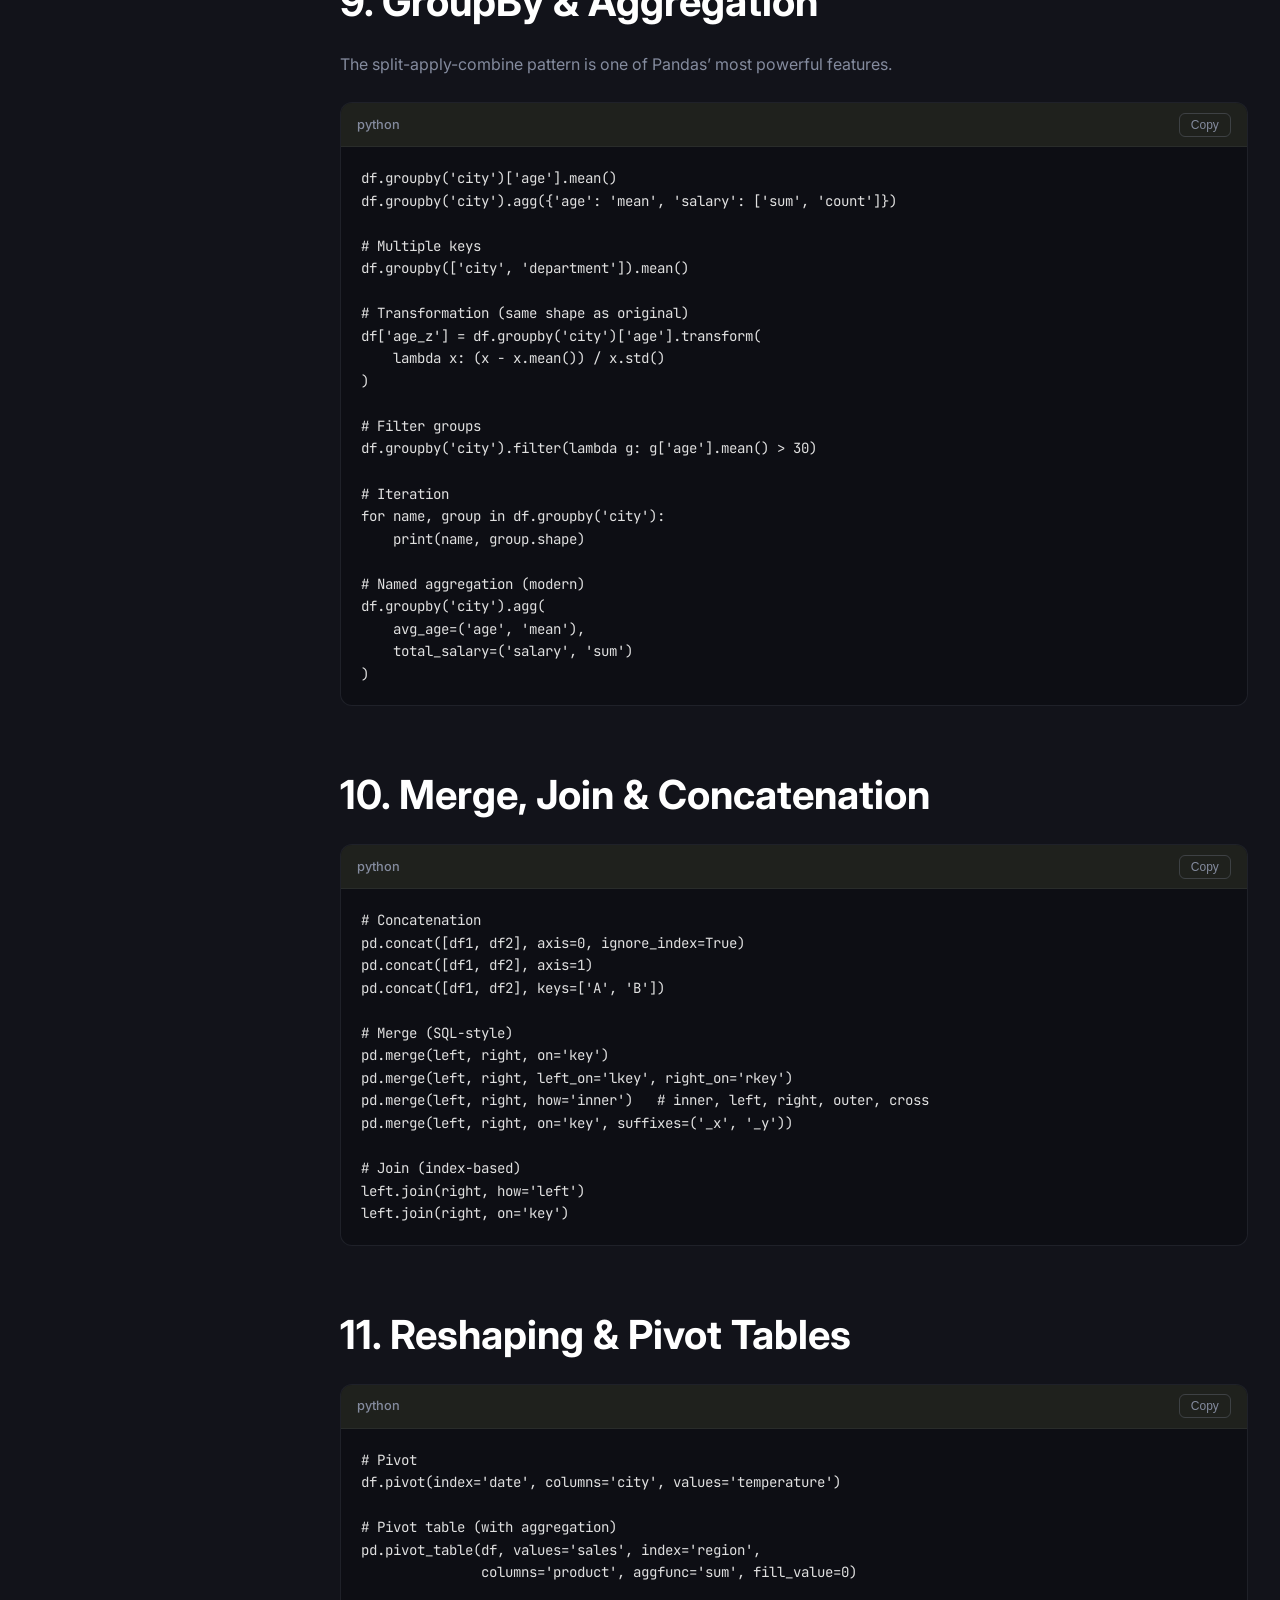
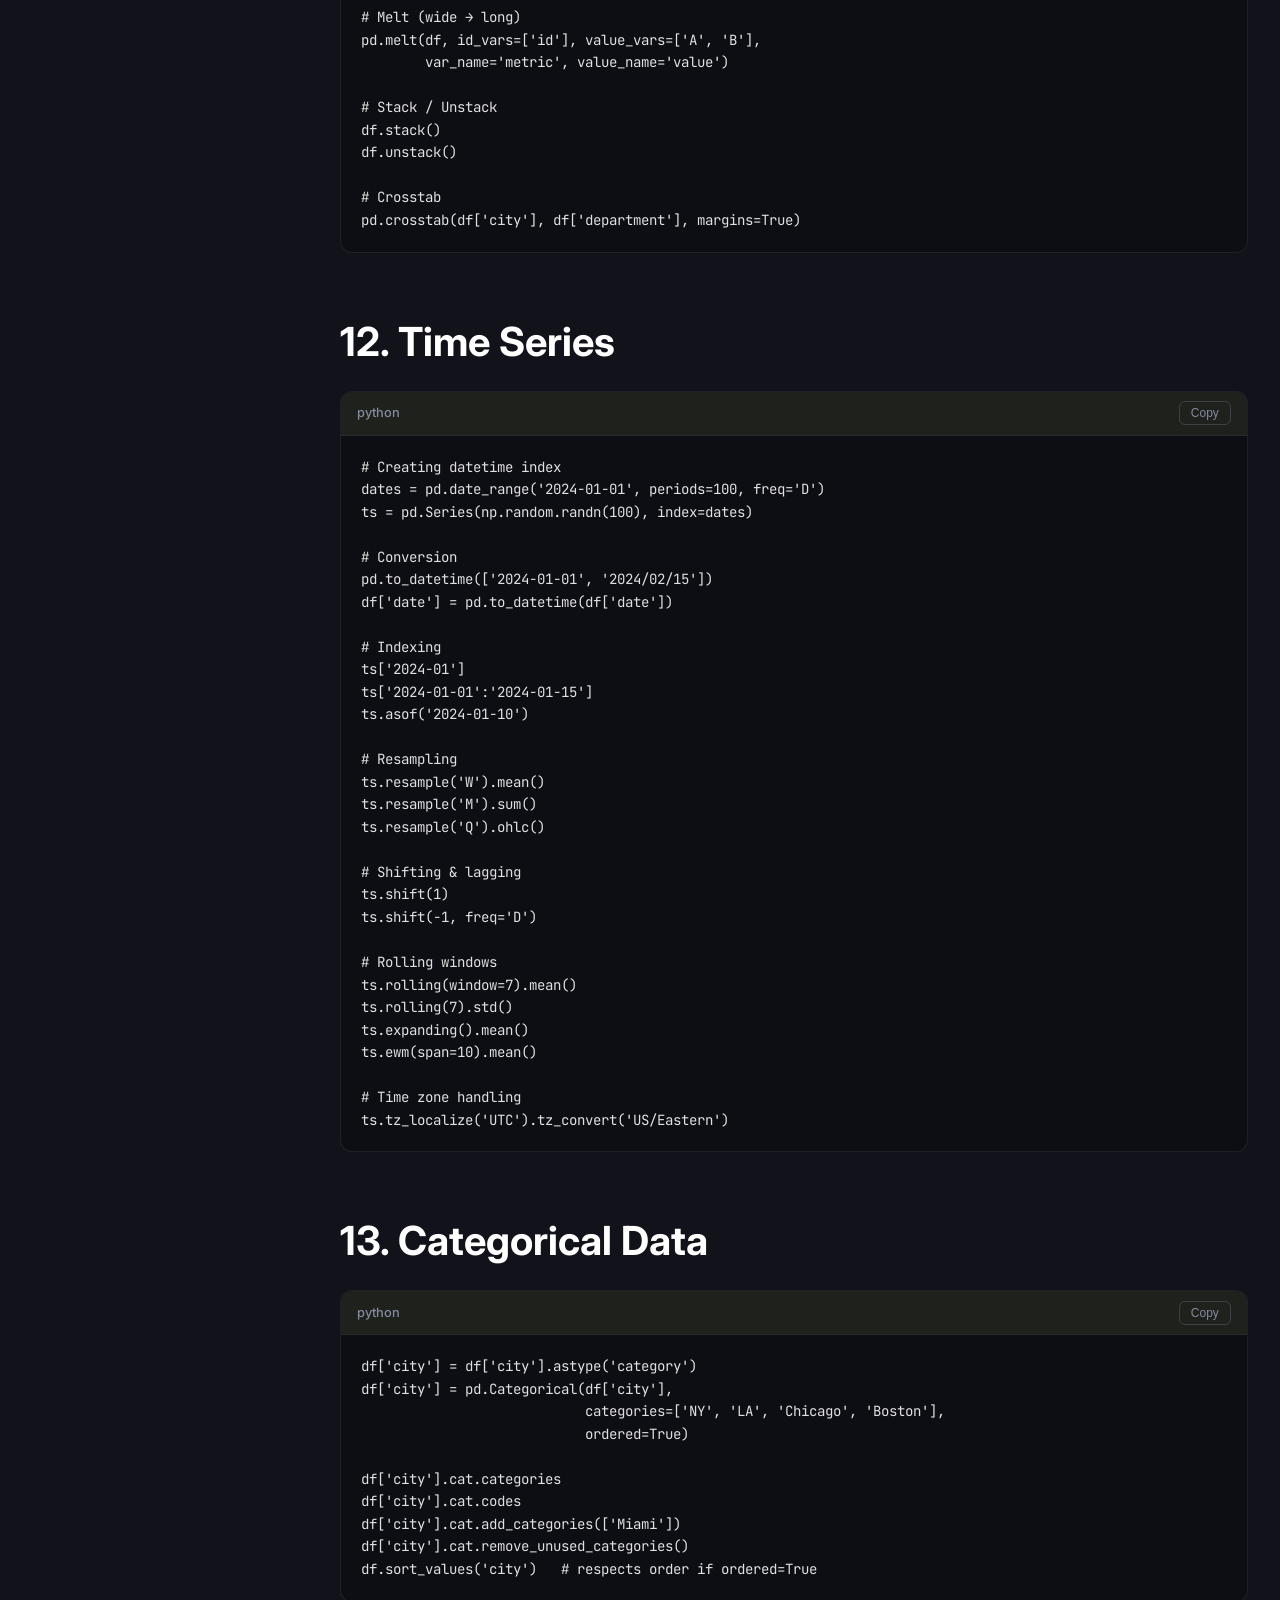
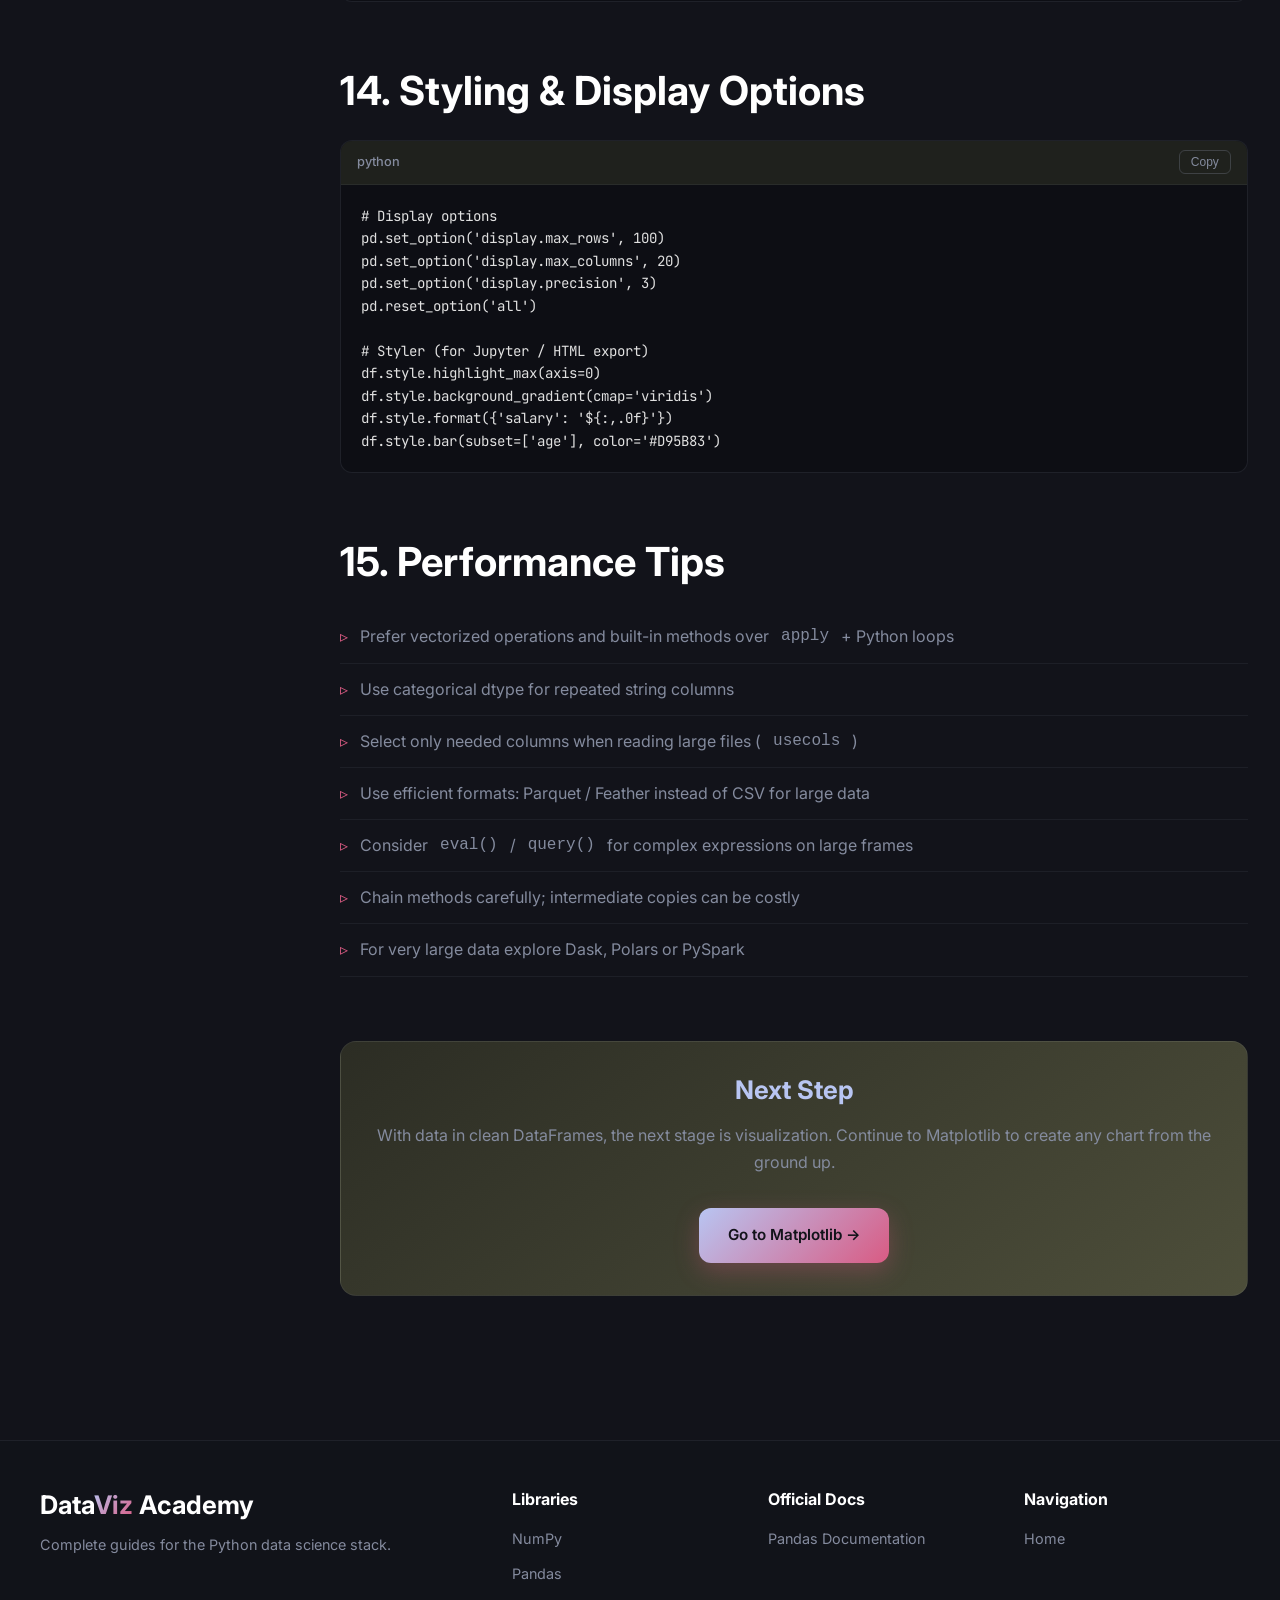
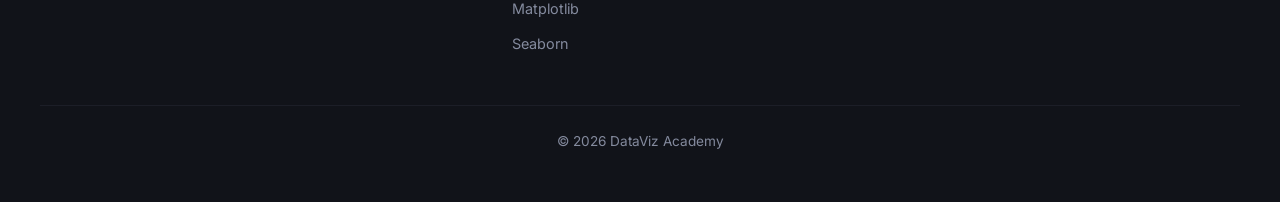
<file: pandas.html>
<!DOCTYPE html>
<html lang="en">
<head>
  <meta charset="UTF-8">
  <meta name="viewport" content="width=device-width, initial-scale=1.0">
  <title>Pandas Complete Guide | DataViz Academy</title>
  <link rel="preconnect" href="https://fonts.googleapis.com">
  <link rel="preconnect" href="https://fonts.gstatic.com" crossorigin>
  <link href="https://fonts.googleapis.com/css2?family=Inter:wght@400;500;600;700;800&family=JetBrains+Mono:wght@400;500&display=swap" rel="stylesheet">
  <link rel="stylesheet" href="css/style.css">
</head>
<body>
  <canvas id="bg-canvas" class="bg-canvas"></canvas>
  <div class="fluid-bg">
    <div class="fluid-orb blue"></div>
    <div class="fluid-orb pink"></div>
    <div class="fluid-orb blue2"></div>
  </div>

  <nav class="navbar">
    <div class="nav-container">
      <a href="index.html" class="logo">Data<span>Viz</span> Academy</a>
      <ul class="nav-links">
        <li><a href="index.html">Home</a></li>
        <li><a href="numpy.html">NumPy</a></li>
        <li><a href="pandas.html" class="active">Pandas</a></li>
        <li><a href="matplotlib.html">Matplotlib</a></li>
        <li><a href="seaborn.html">Seaborn</a></li>
      </ul>
      <button class="menu-toggle" aria-label="Toggle menu"><span></span><span></span><span></span></button>
    </div>
  </nav>

  <header class="page-header">
    <div class="breadcrumb">
      <a href="index.html">Home</a> <span>/</span> <span>Pandas</span>
    </div>
    <h1>Pandas <span class="text-gradient">Complete Guide</span></h1>
    <p>Master Series, DataFrames, indexing, grouping, merging, time series, missing data and every core concept of data analysis with Pandas.</p>
  </header>

  <div class="content-layout">
    <aside class="toc">
      <h4>Table of Contents</h4>
      <ul>
        <li><a href="#intro">Introduction</a></li>
        <li><a href="#installation">Installation</a></li>
        <li><a href="#series">Series</a></li>
        <li><a href="#dataframe">DataFrame</a></li>
        <li><a href="#io">Reading &amp; Writing</a></li>
        <li><a href="#indexing">Indexing &amp; Selection</a></li>
        <li><a href="#missing">Missing Data</a></li>
        <li><a href="#ops">Operations</a></li>
        <li><a href="#groupby">GroupBy</a></li>
        <li><a href="#merge">Merge, Join, Concat</a></li>
        <li><a href="#reshape">Reshaping</a></li>
        <li><a href="#timeseries">Time Series</a></li>
        <li><a href="#categorical">Categorical Data</a></li>
        <li><a href="#styling">Styling &amp; Display</a></li>
        <li><a href="#performance">Performance Tips</a></li>
      </ul>
    </aside>

    <main class="main-content">
      <section id="intro" class="fade-in">
        <h2>1. Introduction to Pandas</h2>
        <p>Pandas is the de-facto library for data manipulation and analysis in Python. It introduces two primary data structures: <strong>Series</strong> (1-dimensional labeled array) and <strong>DataFrame</strong> (2-dimensional labeled data structure). Built on NumPy, it adds labels, flexible indexing, handling of missing data, and powerful group-by / reshape operations.</p>
        <div class="card">
          <h4>Core Strengths</h4>
          <ul class="concept-list">
            <li>Labeled axes (rows &amp; columns) for intuitive data access</li>
            <li>Automatic and explicit data alignment</li>
            <li>Robust handling of missing data</li>
            <li>Powerful group-by, merge and reshape tools</li>
            <li>Time-series functionality</li>
            <li>Flexible I/O for CSV, Excel, SQL, JSON, Parquet, etc.</li>
          </ul>
        </div>
      </section>

      <section id="installation" class="fade-in">
        <h2>2. Installation &amp; Import</h2>
        <div class="code-block">
          <div class="code-header"><span class="code-lang">bash</span><button class="copy-btn">Copy</button></div>
          <pre><code>pip install pandas</code></pre>
        </div>
        <div class="code-block">
          <div class="code-header"><span class="code-lang">python</span><button class="copy-btn">Copy</button></div>
          <pre><code>import pandas as pd
import numpy as np
print(pd.__version__)</code></pre>
        </div>
      </section>

      <section id="series" class="fade-in">
        <h2>3. Series</h2>
        <p>A Series is a one-dimensional labeled array capable of holding any data type.</p>
        <div class="code-block">
          <div class="code-header"><span class="code-lang">python</span><button class="copy-btn">Copy</button></div>
          <pre><code># From list
s = pd.Series([10, 20, 30, 40], index=['a', 'b', 'c', 'd'])
print(s)

# From dict
s2 = pd.Series({'x': 1, 'y': 2, 'z': 3})

# From NumPy
s3 = pd.Series(np.random.randn(5), name='returns')

# Attributes
s.values, s.index, s.dtype, s.name, s.shape</code></pre>
        </div>
        <h3>Indexing a Series</h3>
        <div class="code-block">
          <div class="code-header"><span class="code-lang">python</span><button class="copy-btn">Copy</button></div>
          <pre><code>s['a']              # label
s[0]                # position (avoid when labels are integers)
s.loc['a']          # label-based (preferred)
s.iloc[0]           # position-based
s[['a', 'c']]       # multiple labels
s[s > 20]           # boolean filtering</code></pre>
        </div>
      </section>

      <section id="dataframe" class="fade-in">
        <h2>4. DataFrame</h2>
        <p>A DataFrame is a 2-D labeled data structure with columns of potentially different types — like a spreadsheet or SQL table.</p>
        <div class="code-block">
          <div class="code-header"><span class="code-lang">python</span><button class="copy-btn">Copy</button></div>
          <pre><code># From dict of lists / arrays
df = pd.DataFrame({
    'name': ['Alice', 'Bob', 'Charlie'],
    'age': [25, 30, 35],
    'city': ['NY', 'LA', 'Chicago']
})

# From list of dicts
df2 = pd.DataFrame([
    {'name': 'Alice', 'age': 25},
    {'name': 'Bob', 'age': 30}
])

# From NumPy array
df3 = pd.DataFrame(np.random.randn(4, 3),
                   columns=['A', 'B', 'C'],
                   index=['r1', 'r2', 'r3', 'r4'])

print(df.head())
print(df.info())
print(df.describe())
print(df.dtypes)
print(df.shape)
print(df.columns)
print(df.index)</code></pre>
        </div>
      </section>

      <section id="io" class="fade-in">
        <h2>5. Reading &amp; Writing Data</h2>
        <div class="code-block">
          <div class="code-header"><span class="code-lang">python</span><button class="copy-btn">Copy</button></div>
          <pre><code># CSV
df = pd.read_csv('data.csv', index_col=0, parse_dates=['date'])
df.to_csv('out.csv', index=False)

# Excel
df = pd.read_excel('data.xlsx', sheet_name='Sheet1')
df.to_excel('out.xlsx', sheet_name='Results')

# JSON
df = pd.read_json('data.json')
df.to_json('out.json', orient='records')

# SQL
from sqlalchemy import create_engine
engine = create_engine('sqlite:///db.sqlite')
df = pd.read_sql('SELECT * FROM table', engine)
df.to_sql('table_name', engine, if_exists='replace')

# Parquet / Feather (fast columnar)
df = pd.read_parquet('data.parquet')
df.to_parquet('out.parquet')

# Clipboard, HTML, etc.
pd.read_clipboard()
pd.read_html('https://example.com/table')</code></pre>
        </div>
      </section>

      <section id="indexing" class="fade-in">
        <h2>6. Indexing, Selection &amp; Filtering</h2>
        <div class="code-block">
          <div class="code-header"><span class="code-lang">python</span><button class="copy-btn">Copy</button></div>
          <pre><code># Column selection
df['age']                 # Series
df[['name', 'age']]       # DataFrame

# Label-based (.loc)
df.loc[0]                 # row by label
df.loc[0, 'name']
df.loc[0:2, ['name', 'age']]
df.loc[df['age'] > 28]

# Position-based (.iloc)
df.iloc[0]
df.iloc[0:2, 0:2]
df.iloc[[0, 2], [0, 2]]

# Boolean filtering
df[(df['age'] > 25) &amp; (df['city'] == 'NY')]
df.query('age > 25 and city == "NY"')

# Setting values
df.loc[0, 'age'] = 26
df['salary'] = [50000, 60000, 70000]   # new column</code></pre>
        </div>
        <h3>Index objects</h3>
        <div class="code-block">
          <div class="code-header"><span class="code-lang">python</span><button class="copy-btn">Copy</button></div>
          <pre><code>df.set_index('name', inplace=True)
df.reset_index(inplace=True)
df.reindex(['a', 'b', 'c'])
df.sort_index(ascending=False)
df.sort_values('age', ascending=False)</code></pre>
        </div>
      </section>

      <section id="missing" class="fade-in">
        <h2>7. Handling Missing Data</h2>
        <div class="code-block">
          <div class="code-header"><span class="code-lang">python</span><button class="copy-btn">Copy</button></div>
          <pre><code># Detection
df.isna()                 # or df.isnull()
df.notna()
df.isna().sum()

# Dropping
df.dropna()               # rows with any NaN
df.dropna(axis=1)         # columns
df.dropna(how='all')      # only if all values NaN
df.dropna(subset=['age'])
df.dropna(thresh=2)       # keep rows with ≥2 non-NaN

# Filling
df.fillna(0)
df.fillna({'age': df['age'].mean(), 'city': 'Unknown'})
df.fillna(method='ffill') # forward fill (deprecated → ffill())
df.ffill()
df.bfill()
df.interpolate()          # linear interpolation

# Replacing
df.replace(-999, np.nan)
df.replace({'old': 'new'})</code></pre>
        </div>
      </section>

      <section id="ops" class="fade-in">
        <h2>8. Operations &amp; Functions</h2>
        <div class="code-block">
          <div class="code-header"><span class="code-lang">python</span><button class="copy-btn">Copy</button></div>
          <pre><code># Arithmetic (aligns on index/columns)
df['age'] + 5
df['age'] * df['salary']

# Apply / map / applymap
df['age'].map(lambda x: x + 1)
df.apply(np.sqrt)                     # column-wise by default
df.apply(lambda x: x.max() - x.min())
df.applymap(lambda x: f'{x:.2f}')     # element-wise (deprecated → map)

# String methods
df['name'].str.upper()
df['name'].str.contains('A')
df['name'].str.split(' ').str[0]

# Aggregation
df['age'].mean()
df.agg(['mean', 'std', 'min', 'max'])
df.describe(include='all')</code></pre>
        </div>
      </section>

      <section id="groupby" class="fade-in">
        <h2>9. GroupBy &amp; Aggregation</h2>
        <p>The split-apply-combine pattern is one of Pandas’ most powerful features.</p>
        <div class="code-block">
          <div class="code-header"><span class="code-lang">python</span><button class="copy-btn">Copy</button></div>
          <pre><code>df.groupby('city')['age'].mean()
df.groupby('city').agg({'age': 'mean', 'salary': ['sum', 'count']})

# Multiple keys
df.groupby(['city', 'department']).mean()

# Transformation (same shape as original)
df['age_z'] = df.groupby('city')['age'].transform(
    lambda x: (x - x.mean()) / x.std()
)

# Filter groups
df.groupby('city').filter(lambda g: g['age'].mean() > 30)

# Iteration
for name, group in df.groupby('city'):
    print(name, group.shape)

# Named aggregation (modern)
df.groupby('city').agg(
    avg_age=('age', 'mean'),
    total_salary=('salary', 'sum')
)</code></pre>
        </div>
      </section>

      <section id="merge" class="fade-in">
        <h2>10. Merge, Join &amp; Concatenation</h2>
        <div class="code-block">
          <div class="code-header"><span class="code-lang">python</span><button class="copy-btn">Copy</button></div>
          <pre><code># Concatenation
pd.concat([df1, df2], axis=0, ignore_index=True)
pd.concat([df1, df2], axis=1)
pd.concat([df1, df2], keys=['A', 'B'])

# Merge (SQL-style)
pd.merge(left, right, on='key')
pd.merge(left, right, left_on='lkey', right_on='rkey')
pd.merge(left, right, how='inner')   # inner, left, right, outer, cross
pd.merge(left, right, on='key', suffixes=('_x', '_y'))

# Join (index-based)
left.join(right, how='left')
left.join(right, on='key')</code></pre>
        </div>
      </section>

      <section id="reshape" class="fade-in">
        <h2>11. Reshaping &amp; Pivot Tables</h2>
        <div class="code-block">
          <div class="code-header"><span class="code-lang">python</span><button class="copy-btn">Copy</button></div>
          <pre><code># Pivot
df.pivot(index='date', columns='city', values='temperature')

# Pivot table (with aggregation)
pd.pivot_table(df, values='sales', index='region',
               columns='product', aggfunc='sum', fill_value=0)

# Melt (wide → long)
pd.melt(df, id_vars=['id'], value_vars=['A', 'B'],
        var_name='metric', value_name='value')

# Stack / Unstack
df.stack()
df.unstack()

# Crosstab
pd.crosstab(df['city'], df['department'], margins=True)</code></pre>
        </div>
      </section>

      <section id="timeseries" class="fade-in">
        <h2>12. Time Series</h2>
        <div class="code-block">
          <div class="code-header"><span class="code-lang">python</span><button class="copy-btn">Copy</button></div>
          <pre><code># Creating datetime index
dates = pd.date_range('2024-01-01', periods=100, freq='D')
ts = pd.Series(np.random.randn(100), index=dates)

# Conversion
pd.to_datetime(['2024-01-01', '2024/02/15'])
df['date'] = pd.to_datetime(df['date'])

# Indexing
ts['2024-01']
ts['2024-01-01':'2024-01-15']
ts.asof('2024-01-10')

# Resampling
ts.resample('W').mean()
ts.resample('M').sum()
ts.resample('Q').ohlc()

# Shifting &amp; lagging
ts.shift(1)
ts.shift(-1, freq='D')

# Rolling windows
ts.rolling(window=7).mean()
ts.rolling(7).std()
ts.expanding().mean()
ts.ewm(span=10).mean()

# Time zone handling
ts.tz_localize('UTC').tz_convert('US/Eastern')</code></pre>
        </div>
      </section>

      <section id="categorical" class="fade-in">
        <h2>13. Categorical Data</h2>
        <div class="code-block">
          <div class="code-header"><span class="code-lang">python</span><button class="copy-btn">Copy</button></div>
          <pre><code>df['city'] = df['city'].astype('category')
df['city'] = pd.Categorical(df['city'],
                            categories=['NY', 'LA', 'Chicago', 'Boston'],
                            ordered=True)

df['city'].cat.categories
df['city'].cat.codes
df['city'].cat.add_categories(['Miami'])
df['city'].cat.remove_unused_categories()
df.sort_values('city')   # respects order if ordered=True</code></pre>
        </div>
      </section>

      <section id="styling" class="fade-in">
        <h2>14. Styling &amp; Display Options</h2>
        <div class="code-block">
          <div class="code-header"><span class="code-lang">python</span><button class="copy-btn">Copy</button></div>
          <pre><code># Display options
pd.set_option('display.max_rows', 100)
pd.set_option('display.max_columns', 20)
pd.set_option('display.precision', 3)
pd.reset_option('all')

# Styler (for Jupyter / HTML export)
df.style.highlight_max(axis=0)
df.style.background_gradient(cmap='viridis')
df.style.format({'salary': '${:,.0f}'})
df.style.bar(subset=['age'], color='#D95B83')</code></pre>
        </div>
      </section>

      <section id="performance" class="fade-in">
        <h2>15. Performance Tips</h2>
        <ul class="concept-list">
          <li>Prefer vectorized operations and built-in methods over <code>apply</code> + Python loops</li>
          <li>Use categorical dtype for repeated string columns</li>
          <li>Select only needed columns when reading large files (<code>usecols</code>)</li>
          <li>Use efficient formats: Parquet / Feather instead of CSV for large data</li>
          <li>Consider <code>eval()</code> / <code>query()</code> for complex expressions on large frames</li>
          <li>Chain methods carefully; intermediate copies can be costly</li>
          <li>For very large data explore Dask, Polars or PySpark</li>
        </ul>
      </section>

      <div class="card fade-in" style="margin-top:3rem;text-align:center;">
        <h3>Next Step</h3>
        <p>With data in clean DataFrames, the next stage is visualization. Continue to Matplotlib to create any chart from the ground up.</p>
        <a href="matplotlib.html" class="btn btn-primary" style="margin-top:1rem;">Go to Matplotlib →</a>
      </div>
    </main>
  </div>

  <footer class="footer">
    <div class="footer-content">
      <div class="footer-brand">
        <h3>Data<span class="text-gradient">Viz</span> Academy</h3>
        <p>Complete guides for the Python data science stack.</p>
      </div>
      <div>
        <h4>Libraries</h4>
        <ul>
          <li><a href="numpy.html">NumPy</a></li>
          <li><a href="pandas.html">Pandas</a></li>
          <li><a href="matplotlib.html">Matplotlib</a></li>
          <li><a href="seaborn.html">Seaborn</a></li>
        </ul>
      </div>
      <div>
        <h4>Official Docs</h4>
        <ul>
          <li><a href="https://pandas.pydata.org/docs/" target="_blank" rel="noopener">Pandas Documentation</a></li>
        </ul>
      </div>
      <div>
        <h4>Navigation</h4>
        <ul>
          <li><a href="index.html">Home</a></li>
        </ul>
      </div>
    </div>
    <div class="footer-bottom"><p>© 2026 DataViz Academy</p></div>
  </footer>
  <script src="js/main.js"></script>
</body>
</html>
</file>
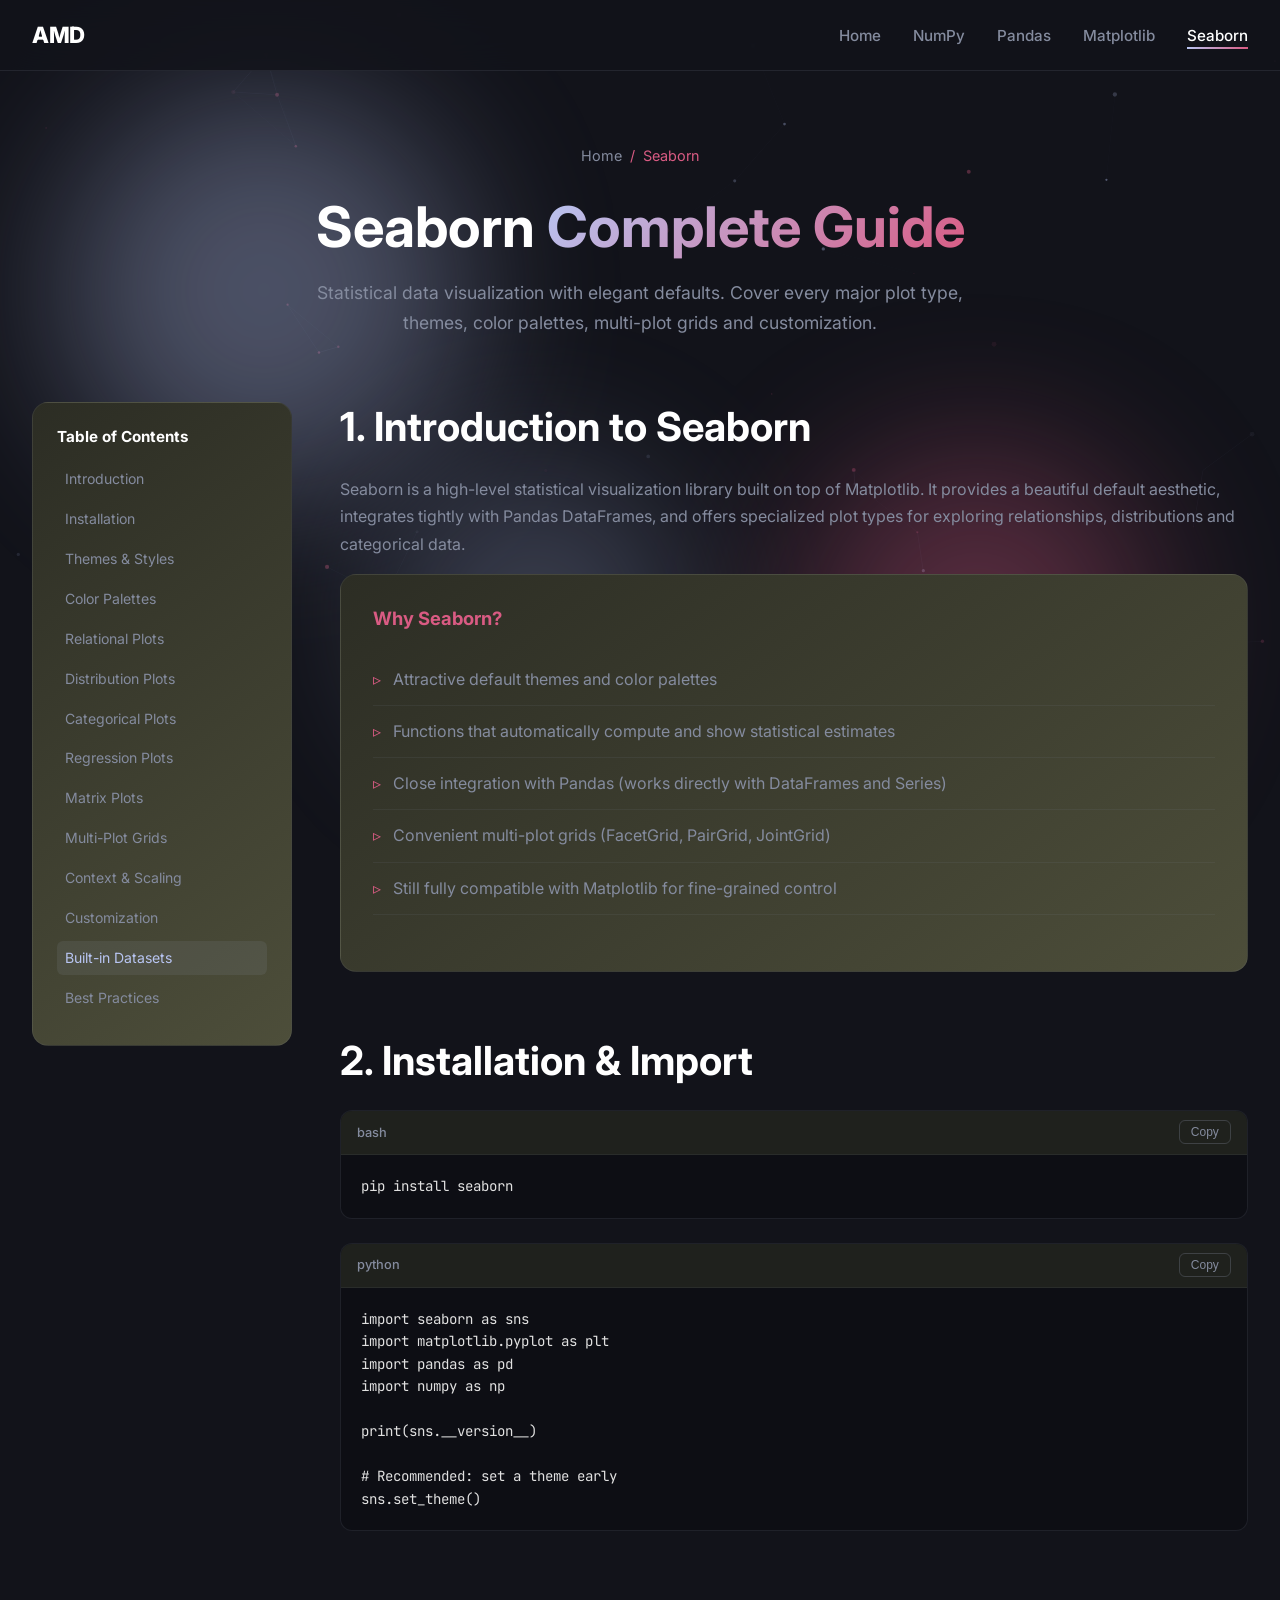
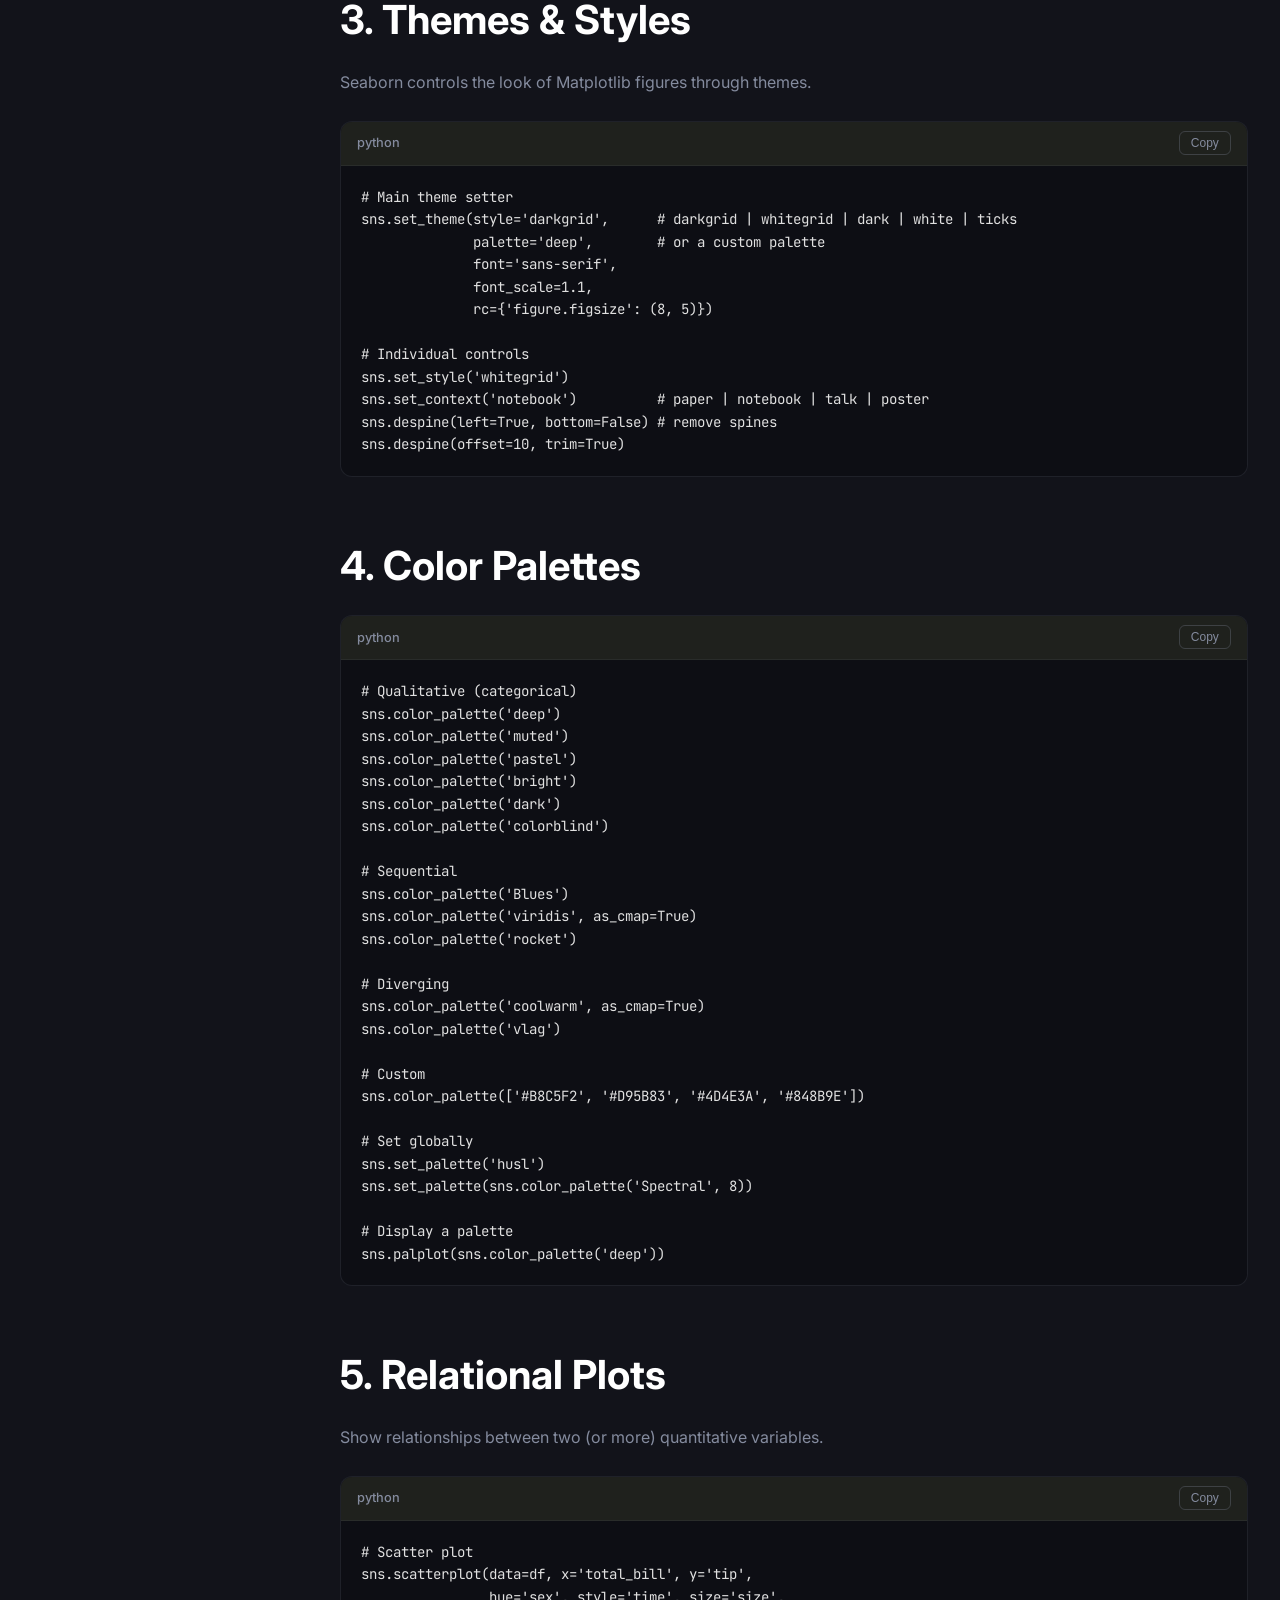
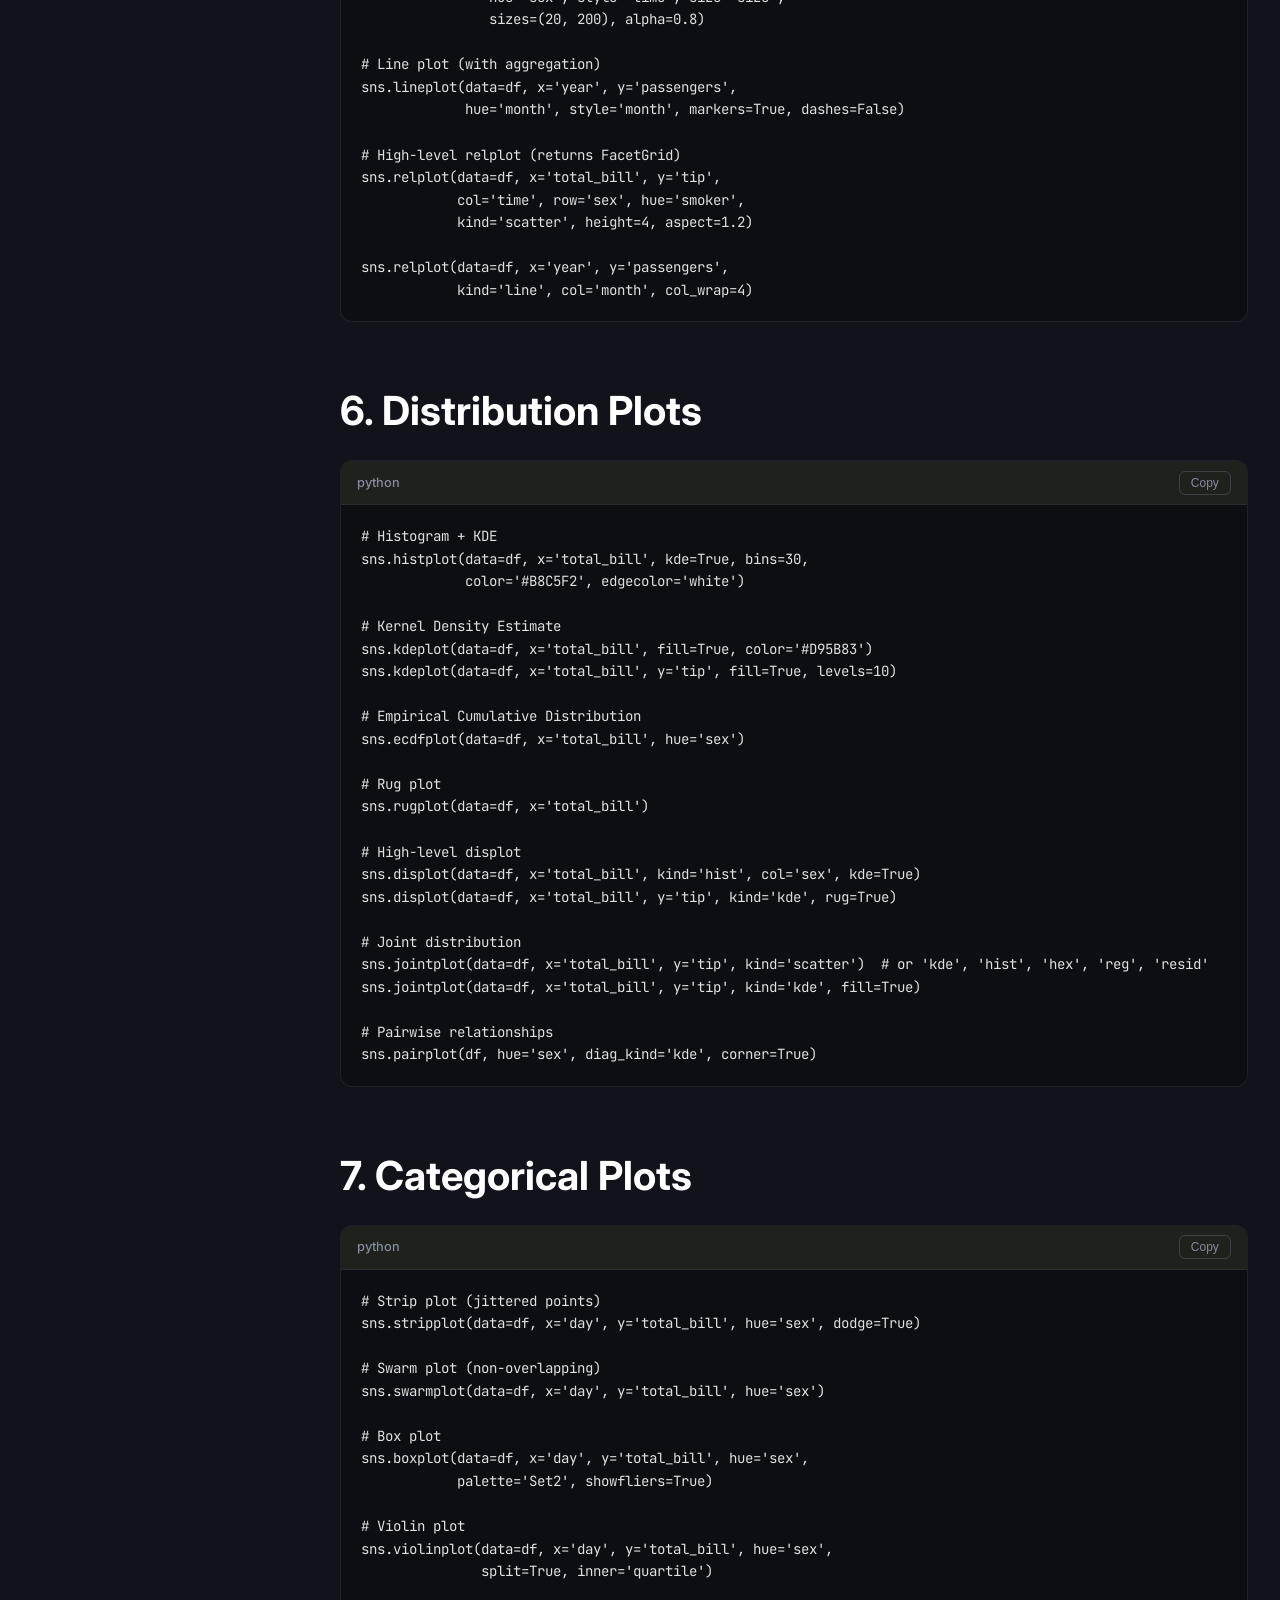
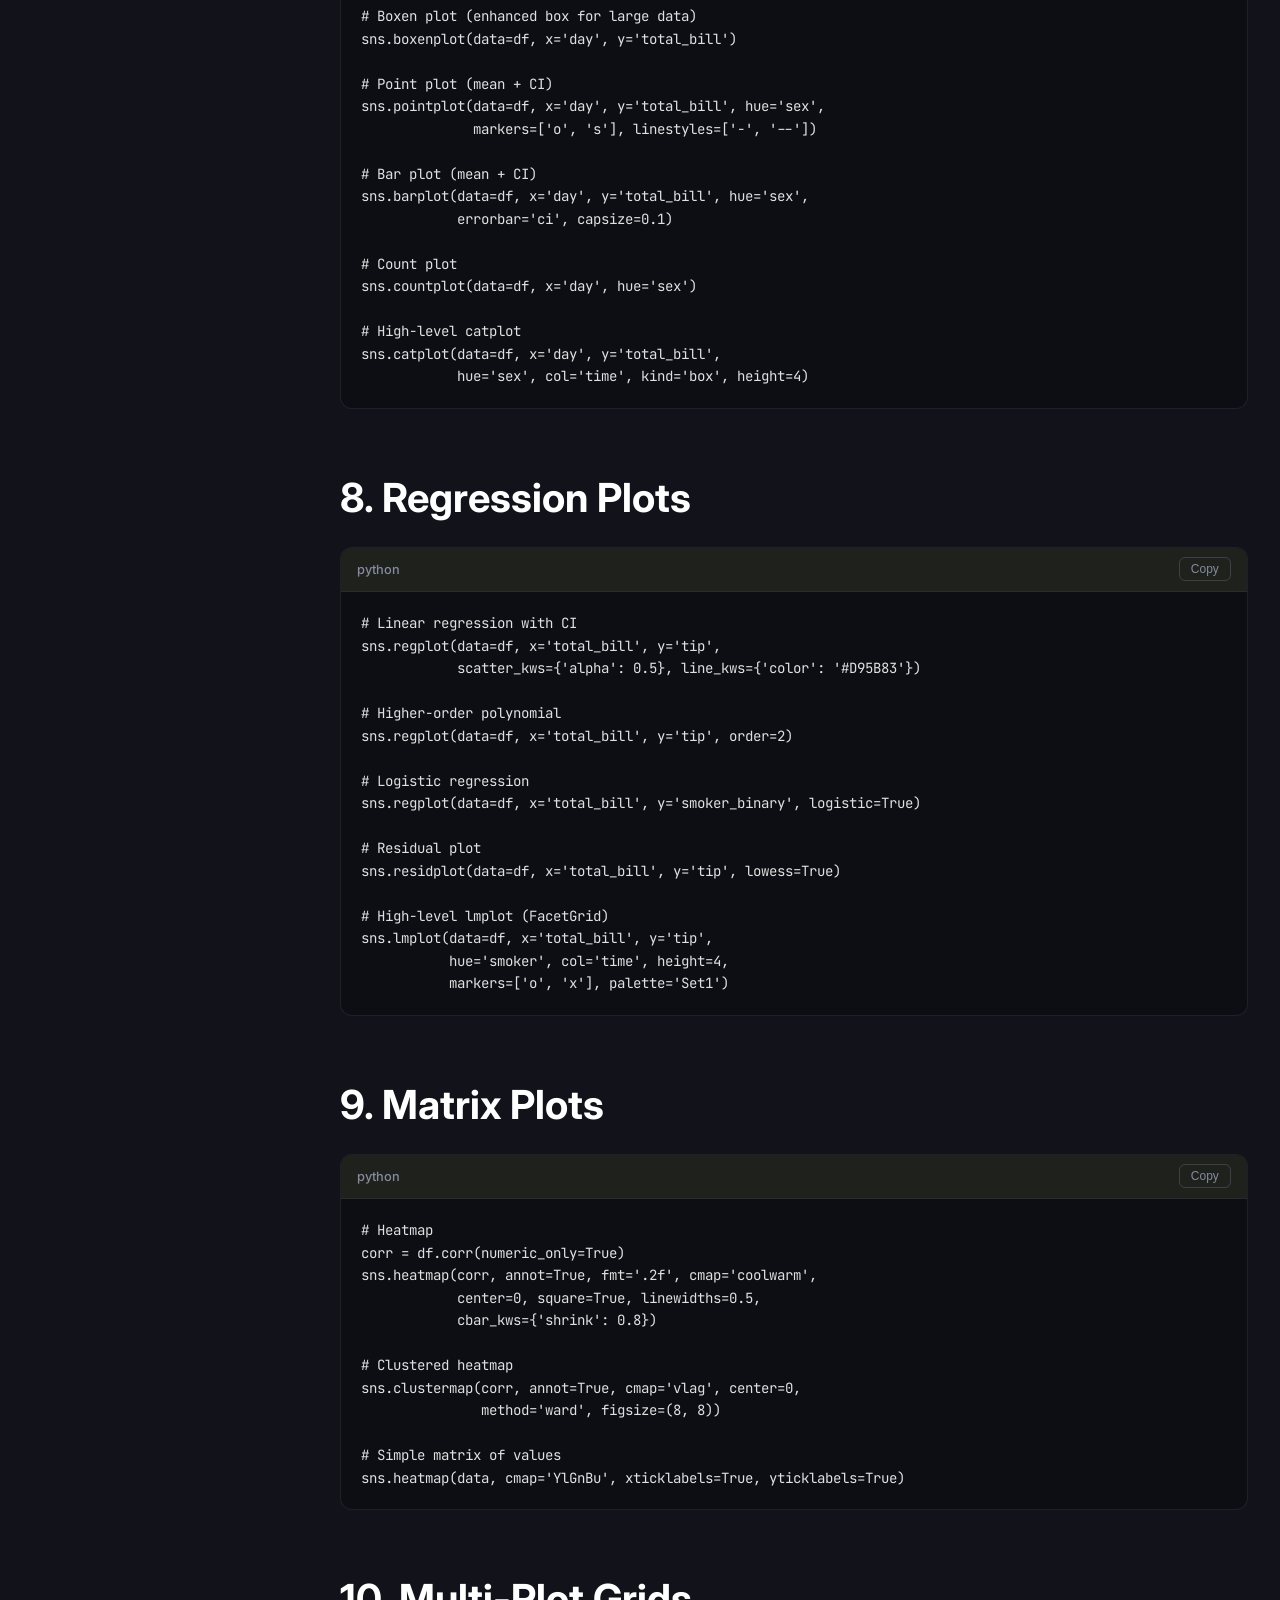
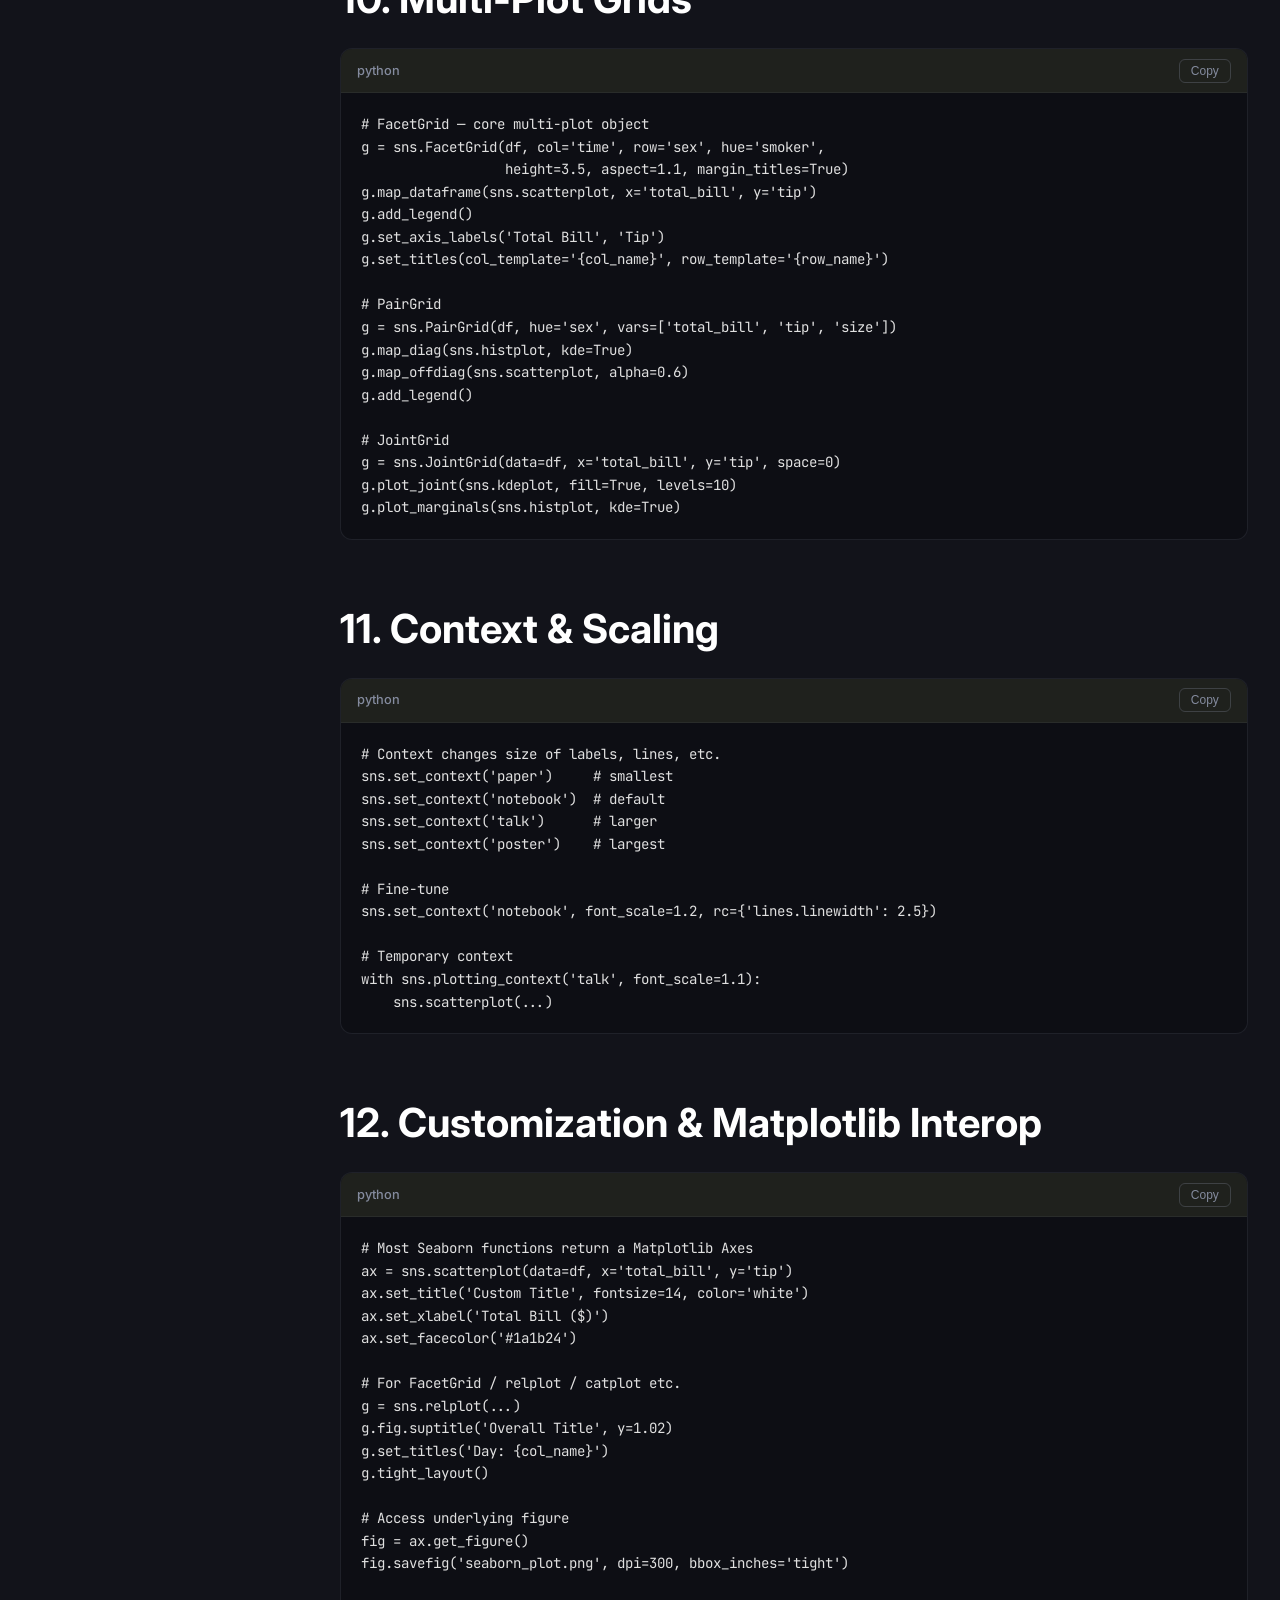
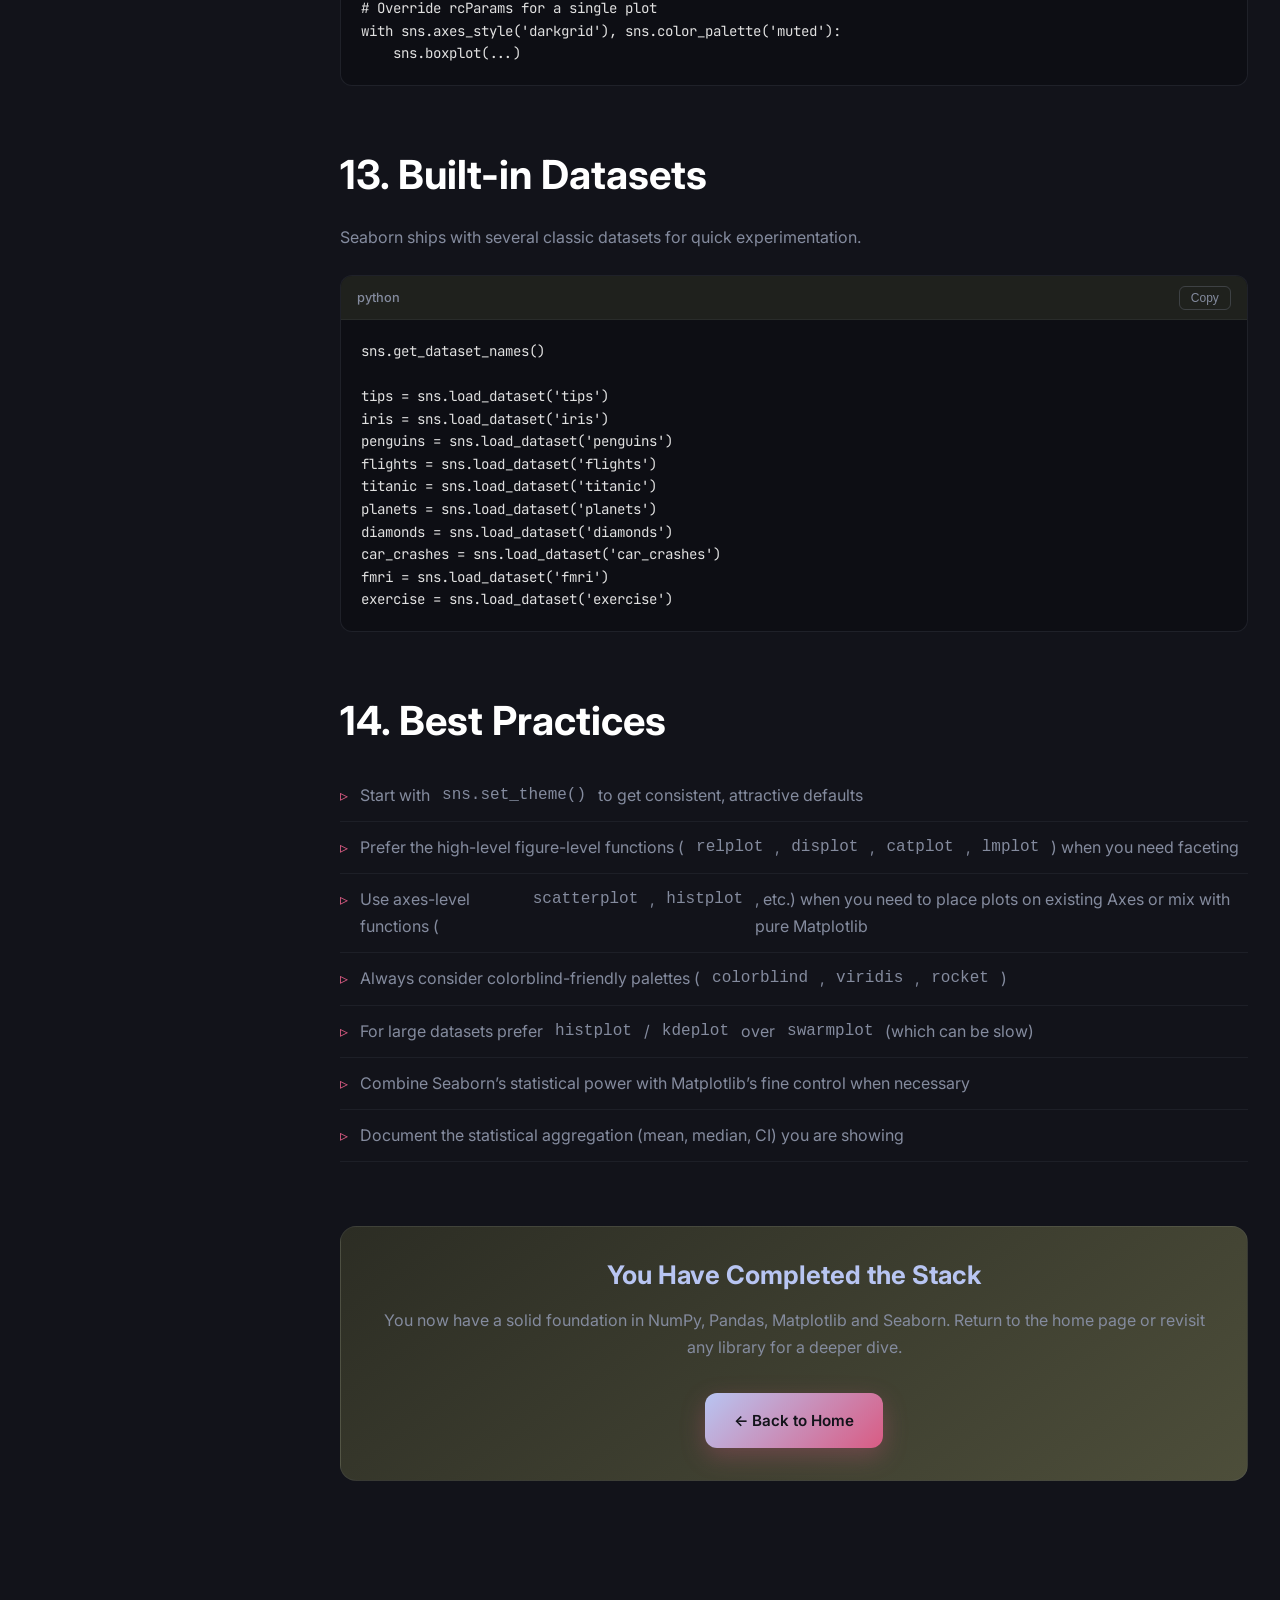
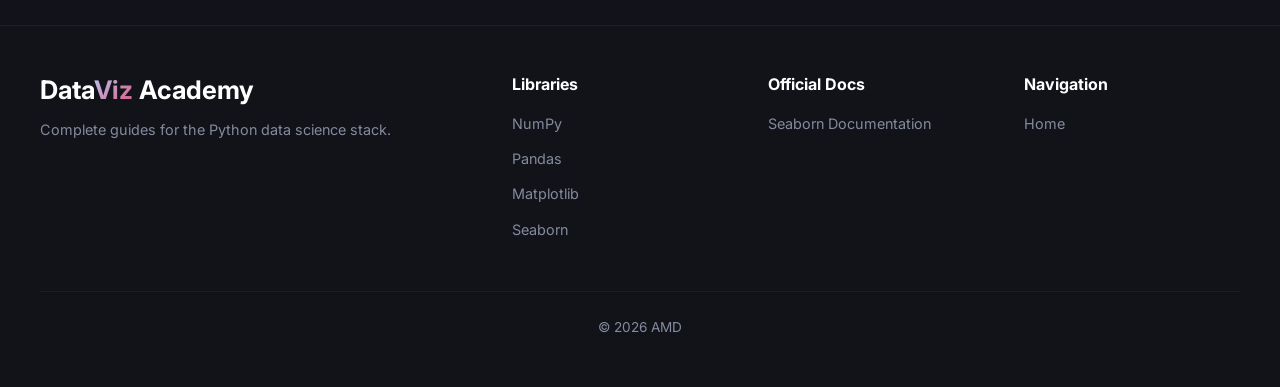
<file: seaborn.html>
<!DOCTYPE html>
<html lang="en">

<head>
  <meta charset="UTF-8">
  <meta name="viewport" content="width=device-width, initial-scale=1.0">
  <title>Seaborn Complete Guide | AMD</title>
  <link rel="preconnect" href="https://fonts.googleapis.com">
  <link rel="preconnect" href="https://fonts.gstatic.com" crossorigin>
  <link
    href="https://fonts.googleapis.com/css2?family=Inter:wght@400;500;600;700;800&family=JetBrains+Mono:wght@400;500&display=swap"
    rel="stylesheet">
  <link rel="stylesheet" href="css/style.css">
</head>

<body>
  <canvas id="bg-canvas" class="bg-canvas"></canvas>
  <div class="fluid-bg">
    <div class="fluid-orb blue"></div>
    <div class="fluid-orb pink"></div>
    <div class="fluid-orb blue2"></div>
  </div>

  <nav class="navbar">
    <div class="nav-container">
      <a href="index.html" class="logo">AMD<span></span></a>
      <ul class="nav-links">
        <li><a href="index.html">Home</a></li>
        <li><a href="numpy.html">NumPy</a></li>
        <li><a href="pandas.html">Pandas</a></li>
        <li><a href="matplotlib.html">Matplotlib</a></li>
        <li><a href="seaborn.html" class="active">Seaborn</a></li>
      </ul>
      <button class="menu-toggle" aria-label="Toggle menu"><span></span><span></span><span></span></button>
    </div>
  </nav>

  <header class="page-header">
    <div class="breadcrumb">
      <a href="index.html">Home</a> <span>/</span> <span>Seaborn</span>
    </div>
    <h1>Seaborn <span class="text-gradient">Complete Guide</span></h1>
    <p>Statistical data visualization with elegant defaults. Cover every major plot type, themes, color palettes,
      multi-plot grids and customization.</p>
  </header>

  <div class="content-layout">
    <aside class="toc">
      <h4>Table of Contents</h4>
      <ul>
        <li><a href="#intro">Introduction</a></li>
        <li><a href="#installation">Installation</a></li>
        <li><a href="#themes">Themes &amp; Styles</a></li>
        <li><a href="#palettes">Color Palettes</a></li>
        <li><a href="#relational">Relational Plots</a></li>
        <li><a href="#distributions">Distribution Plots</a></li>
        <li><a href="#categorical">Categorical Plots</a></li>
        <li><a href="#regression">Regression Plots</a></li>
        <li><a href="#matrix">Matrix Plots</a></li>
        <li><a href="#grids">Multi-Plot Grids</a></li>
        <li><a href="#context">Context &amp; Scaling</a></li>
        <li><a href="#custom">Customization</a></li>
        <li><a href="#datasets">Built-in Datasets</a></li>
        <li><a href="#best">Best Practices</a></li>
      </ul>
    </aside>

    <main class="main-content">
      <section id="intro" class="fade-in">
        <h2>1. Introduction to Seaborn</h2>
        <p>Seaborn is a high-level statistical visualization library built on top of Matplotlib. It provides a beautiful
          default aesthetic, integrates tightly with Pandas DataFrames, and offers specialized plot types for exploring
          relationships, distributions and categorical data.</p>
        <div class="card">
          <h4>Why Seaborn?</h4>
          <ul class="concept-list">
            <li>Attractive default themes and color palettes</li>
            <li>Functions that automatically compute and show statistical estimates</li>
            <li>Close integration with Pandas (works directly with DataFrames and Series)</li>
            <li>Convenient multi-plot grids (FacetGrid, PairGrid, JointGrid)</li>
            <li>Still fully compatible with Matplotlib for fine-grained control</li>
          </ul>
        </div>
      </section>

      <section id="installation" class="fade-in">
        <h2>2. Installation &amp; Import</h2>
        <div class="code-block">
          <div class="code-header"><span class="code-lang">bash</span><button class="copy-btn">Copy</button></div>
          <pre><code>pip install seaborn</code></pre>
        </div>
        <div class="code-block">
          <div class="code-header"><span class="code-lang">python</span><button class="copy-btn">Copy</button></div>
          <pre><code>import seaborn as sns
import matplotlib.pyplot as plt
import pandas as pd
import numpy as np

print(sns.__version__)

# Recommended: set a theme early
sns.set_theme()</code></pre>
        </div>
      </section>

      <section id="themes" class="fade-in">
        <h2>3. Themes &amp; Styles</h2>
        <p>Seaborn controls the look of Matplotlib figures through themes.</p>
        <div class="code-block">
          <div class="code-header"><span class="code-lang">python</span><button class="copy-btn">Copy</button></div>
          <pre><code># Main theme setter
sns.set_theme(style='darkgrid',      # darkgrid | whitegrid | dark | white | ticks
              palette='deep',        # or a custom palette
              font='sans-serif',
              font_scale=1.1,
              rc={'figure.figsize': (8, 5)})

# Individual controls
sns.set_style('whitegrid')
sns.set_context('notebook')          # paper | notebook | talk | poster
sns.despine(left=True, bottom=False) # remove spines
sns.despine(offset=10, trim=True)</code></pre>
        </div>
      </section>

      <section id="palettes" class="fade-in">
        <h2>4. Color Palettes</h2>
        <div class="code-block">
          <div class="code-header"><span class="code-lang">python</span><button class="copy-btn">Copy</button></div>
          <pre><code># Qualitative (categorical)
sns.color_palette('deep')
sns.color_palette('muted')
sns.color_palette('pastel')
sns.color_palette('bright')
sns.color_palette('dark')
sns.color_palette('colorblind')

# Sequential
sns.color_palette('Blues')
sns.color_palette('viridis', as_cmap=True)
sns.color_palette('rocket')

# Diverging
sns.color_palette('coolwarm', as_cmap=True)
sns.color_palette('vlag')

# Custom
sns.color_palette(['#B8C5F2', '#D95B83', '#4D4E3A', '#848B9E'])

# Set globally
sns.set_palette('husl')
sns.set_palette(sns.color_palette('Spectral', 8))

# Display a palette
sns.palplot(sns.color_palette('deep'))</code></pre>
        </div>
      </section>

      <section id="relational" class="fade-in">
        <h2>5. Relational Plots</h2>
        <p>Show relationships between two (or more) quantitative variables.</p>
        <div class="code-block">
          <div class="code-header"><span class="code-lang">python</span><button class="copy-btn">Copy</button></div>
          <pre><code># Scatter plot
sns.scatterplot(data=df, x='total_bill', y='tip',
                hue='sex', style='time', size='size',
                sizes=(20, 200), alpha=0.8)

# Line plot (with aggregation)
sns.lineplot(data=df, x='year', y='passengers',
             hue='month', style='month', markers=True, dashes=False)

# High-level relplot (returns FacetGrid)
sns.relplot(data=df, x='total_bill', y='tip',
            col='time', row='sex', hue='smoker',
            kind='scatter', height=4, aspect=1.2)

sns.relplot(data=df, x='year', y='passengers',
            kind='line', col='month', col_wrap=4)</code></pre>
        </div>
      </section>

      <section id="distributions" class="fade-in">
        <h2>6. Distribution Plots</h2>
        <div class="code-block">
          <div class="code-header"><span class="code-lang">python</span><button class="copy-btn">Copy</button></div>
          <pre><code># Histogram + KDE
sns.histplot(data=df, x='total_bill', kde=True, bins=30,
             color='#B8C5F2', edgecolor='white')

# Kernel Density Estimate
sns.kdeplot(data=df, x='total_bill', fill=True, color='#D95B83')
sns.kdeplot(data=df, x='total_bill', y='tip', fill=True, levels=10)

# Empirical Cumulative Distribution
sns.ecdfplot(data=df, x='total_bill', hue='sex')

# Rug plot
sns.rugplot(data=df, x='total_bill')

# High-level displot
sns.displot(data=df, x='total_bill', kind='hist', col='sex', kde=True)
sns.displot(data=df, x='total_bill', y='tip', kind='kde', rug=True)

# Joint distribution
sns.jointplot(data=df, x='total_bill', y='tip', kind='scatter')  # or 'kde', 'hist', 'hex', 'reg', 'resid'
sns.jointplot(data=df, x='total_bill', y='tip', kind='kde', fill=True)

# Pairwise relationships
sns.pairplot(df, hue='sex', diag_kind='kde', corner=True)</code></pre>
        </div>
      </section>

      <section id="categorical" class="fade-in">
        <h2>7. Categorical Plots</h2>
        <div class="code-block">
          <div class="code-header"><span class="code-lang">python</span><button class="copy-btn">Copy</button></div>
          <pre><code># Strip plot (jittered points)
sns.stripplot(data=df, x='day', y='total_bill', hue='sex', dodge=True)

# Swarm plot (non-overlapping)
sns.swarmplot(data=df, x='day', y='total_bill', hue='sex')

# Box plot
sns.boxplot(data=df, x='day', y='total_bill', hue='sex',
            palette='Set2', showfliers=True)

# Violin plot
sns.violinplot(data=df, x='day', y='total_bill', hue='sex',
               split=True, inner='quartile')

# Boxen plot (enhanced box for large data)
sns.boxenplot(data=df, x='day', y='total_bill')

# Point plot (mean + CI)
sns.pointplot(data=df, x='day', y='total_bill', hue='sex',
              markers=['o', 's'], linestyles=['-', '--'])

# Bar plot (mean + CI)
sns.barplot(data=df, x='day', y='total_bill', hue='sex',
            errorbar='ci', capsize=0.1)

# Count plot
sns.countplot(data=df, x='day', hue='sex')

# High-level catplot
sns.catplot(data=df, x='day', y='total_bill',
            hue='sex', col='time', kind='box', height=4)</code></pre>
        </div>
      </section>

      <section id="regression" class="fade-in">
        <h2>8. Regression Plots</h2>
        <div class="code-block">
          <div class="code-header"><span class="code-lang">python</span><button class="copy-btn">Copy</button></div>
          <pre><code># Linear regression with CI
sns.regplot(data=df, x='total_bill', y='tip',
            scatter_kws={'alpha': 0.5}, line_kws={'color': '#D95B83'})

# Higher-order polynomial
sns.regplot(data=df, x='total_bill', y='tip', order=2)

# Logistic regression
sns.regplot(data=df, x='total_bill', y='smoker_binary', logistic=True)

# Residual plot
sns.residplot(data=df, x='total_bill', y='tip', lowess=True)

# High-level lmplot (FacetGrid)
sns.lmplot(data=df, x='total_bill', y='tip',
           hue='smoker', col='time', height=4,
           markers=['o', 'x'], palette='Set1')</code></pre>
        </div>
      </section>

      <section id="matrix" class="fade-in">
        <h2>9. Matrix Plots</h2>
        <div class="code-block">
          <div class="code-header"><span class="code-lang">python</span><button class="copy-btn">Copy</button></div>
          <pre><code># Heatmap
corr = df.corr(numeric_only=True)
sns.heatmap(corr, annot=True, fmt='.2f', cmap='coolwarm',
            center=0, square=True, linewidths=0.5,
            cbar_kws={'shrink': 0.8})

# Clustered heatmap
sns.clustermap(corr, annot=True, cmap='vlag', center=0,
               method='ward', figsize=(8, 8))

# Simple matrix of values
sns.heatmap(data, cmap='YlGnBu', xticklabels=True, yticklabels=True)</code></pre>
        </div>
      </section>

      <section id="grids" class="fade-in">
        <h2>10. Multi-Plot Grids</h2>
        <div class="code-block">
          <div class="code-header"><span class="code-lang">python</span><button class="copy-btn">Copy</button></div>
          <pre><code># FacetGrid — core multi-plot object
g = sns.FacetGrid(df, col='time', row='sex', hue='smoker',
                  height=3.5, aspect=1.1, margin_titles=True)
g.map_dataframe(sns.scatterplot, x='total_bill', y='tip')
g.add_legend()
g.set_axis_labels('Total Bill', 'Tip')
g.set_titles(col_template='{col_name}', row_template='{row_name}')

# PairGrid
g = sns.PairGrid(df, hue='sex', vars=['total_bill', 'tip', 'size'])
g.map_diag(sns.histplot, kde=True)
g.map_offdiag(sns.scatterplot, alpha=0.6)
g.add_legend()

# JointGrid
g = sns.JointGrid(data=df, x='total_bill', y='tip', space=0)
g.plot_joint(sns.kdeplot, fill=True, levels=10)
g.plot_marginals(sns.histplot, kde=True)</code></pre>
        </div>
      </section>

      <section id="context" class="fade-in">
        <h2>11. Context &amp; Scaling</h2>
        <div class="code-block">
          <div class="code-header"><span class="code-lang">python</span><button class="copy-btn">Copy</button></div>
          <pre><code># Context changes size of labels, lines, etc.
sns.set_context('paper')     # smallest
sns.set_context('notebook')  # default
sns.set_context('talk')      # larger
sns.set_context('poster')    # largest

# Fine-tune
sns.set_context('notebook', font_scale=1.2, rc={'lines.linewidth': 2.5})

# Temporary context
with sns.plotting_context('talk', font_scale=1.1):
    sns.scatterplot(...)</code></pre>
        </div>
      </section>

      <section id="custom" class="fade-in">
        <h2>12. Customization &amp; Matplotlib Interop</h2>
        <div class="code-block">
          <div class="code-header"><span class="code-lang">python</span><button class="copy-btn">Copy</button></div>
          <pre><code># Most Seaborn functions return a Matplotlib Axes
ax = sns.scatterplot(data=df, x='total_bill', y='tip')
ax.set_title('Custom Title', fontsize=14, color='white')
ax.set_xlabel('Total Bill ($)')
ax.set_facecolor('#1a1b24')

# For FacetGrid / relplot / catplot etc.
g = sns.relplot(...)
g.fig.suptitle('Overall Title', y=1.02)
g.set_titles('Day: {col_name}')
g.tight_layout()

# Access underlying figure
fig = ax.get_figure()
fig.savefig('seaborn_plot.png', dpi=300, bbox_inches='tight')

# Override rcParams for a single plot
with sns.axes_style('darkgrid'), sns.color_palette('muted'):
    sns.boxplot(...)</code></pre>
        </div>
      </section>

      <section id="datasets" class="fade-in">
        <h2>13. Built-in Datasets</h2>
        <p>Seaborn ships with several classic datasets for quick experimentation.</p>
        <div class="code-block">
          <div class="code-header"><span class="code-lang">python</span><button class="copy-btn">Copy</button></div>
          <pre><code>sns.get_dataset_names()

tips = sns.load_dataset('tips')
iris = sns.load_dataset('iris')
penguins = sns.load_dataset('penguins')
flights = sns.load_dataset('flights')
titanic = sns.load_dataset('titanic')
planets = sns.load_dataset('planets')
diamonds = sns.load_dataset('diamonds')
car_crashes = sns.load_dataset('car_crashes')
fmri = sns.load_dataset('fmri')
exercise = sns.load_dataset('exercise')</code></pre>
        </div>
      </section>

      <section id="best" class="fade-in">
        <h2>14. Best Practices</h2>
        <ul class="concept-list">
          <li>Start with <code>sns.set_theme()</code> to get consistent, attractive defaults</li>
          <li>Prefer the high-level figure-level functions (<code>relplot</code>, <code>displot</code>,
            <code>catplot</code>, <code>lmplot</code>) when you need faceting</li>
          <li>Use axes-level functions (<code>scatterplot</code>, <code>histplot</code>, etc.) when you need to place
            plots on existing Axes or mix with pure Matplotlib</li>
          <li>Always consider colorblind-friendly palettes (<code>colorblind</code>, <code>viridis</code>,
            <code>rocket</code>)</li>
          <li>For large datasets prefer <code>histplot</code> / <code>kdeplot</code> over <code>swarmplot</code> (which
            can be slow)</li>
          <li>Combine Seaborn’s statistical power with Matplotlib’s fine control when necessary</li>
          <li>Document the statistical aggregation (mean, median, CI) you are showing</li>
        </ul>
      </section>

      <div class="card fade-in" style="margin-top:3rem;text-align:center;">
        <h3>You Have Completed the Stack</h3>
        <p>You now have a solid foundation in NumPy, Pandas, Matplotlib and Seaborn. Return to the home page or revisit
          any library for a deeper dive.</p>
        <a href="index.html" class="btn btn-primary" style="margin-top:1rem;">← Back to Home</a>
      </div>
    </main>
  </div>

  <footer class="footer">
    <div class="footer-content">
      <div class="footer-brand">
        <h3>Data<span class="text-gradient">Viz</span> Academy</h3>
        <p>Complete guides for the Python data science stack.</p>
      </div>
      <div>
        <h4>Libraries</h4>
        <ul>
          <li><a href="numpy.html">NumPy</a></li>
          <li><a href="pandas.html">Pandas</a></li>
          <li><a href="matplotlib.html">Matplotlib</a></li>
          <li><a href="seaborn.html">Seaborn</a></li>
        </ul>
      </div>
      <div>
        <h4>Official Docs</h4>
        <ul>
          <li><a href="https://seaborn.pydata.org/" target="_blank" rel="noopener">Seaborn Documentation</a></li>
        </ul>
      </div>
      <div>
        <h4>Navigation</h4>
        <ul>
          <li><a href="index.html">Home</a></li>
        </ul>
      </div>
    </div>
    <div class="footer-bottom">
      <p>© 2026 AMD</p>
    </div>
  </footer>
  <script src="js/main.js"></script>
</body>

</html>
</file>
<file: css/style.css>
/* ===== CSS Variables & Reset ===== */
:root {
  --bg-primary: #12131A;
  --card-grad-start: #2C2D24;
  --card-grad-end: #4D4E3A;
  --text-accent: #848B9E;
  --text-white: #FFFFFF;
  --neon-blue: #B8C5F2;
  --neon-pink: #D95B83;
  --card-radius: 16px;
  --transition: all 0.4s cubic-bezier(0.25, 0.46, 0.45, 0.94);
  --font-main: 'Inter', 'Segoe UI', system-ui, sans-serif;
  --font-mono: 'JetBrains Mono', 'Fira Code', monospace;
}

* {
  margin: 0;
  padding: 0;
  box-sizing: border-box;
}

html {
  scroll-behavior: smooth;
  font-size: 16px;
}

body {
  font-family: var(--font-main);
  background: var(--bg-primary);
  color: var(--text-white);
  line-height: 1.7;
  overflow-x: hidden;
  min-height: 100vh;
}

/* ===== Background Effects ===== */
.bg-canvas {
  position: fixed;
  top: 0;
  left: 0;
  width: 100%;
  height: 100%;
  z-index: -2;
  pointer-events: none;
}

.fluid-bg {
  position: fixed;
  top: 0;
  left: 0;
  width: 100%;
  height: 100%;
  z-index: -1;
  overflow: hidden;
  pointer-events: none;
}

.fluid-orb {
  position: absolute;
  border-radius: 50%;
  filter: blur(80px);
  opacity: 0.35;
  animation: floatOrb 20s ease-in-out infinite;
}

.fluid-orb.blue {
  background: var(--neon-blue);
  width: 400px;
  height: 400px;
  top: 10%;
  left: 5%;
  animation-delay: 0s;
}

.fluid-orb.pink {
  background: var(--neon-pink);
  width: 350px;
  height: 350px;
  top: 50%;
  right: 10%;
  animation-delay: -7s;
}

.fluid-orb.blue2 {
  background: var(--neon-blue);
  width: 300px;
  height: 300px;
  bottom: 15%;
  left: 30%;
  animation-delay: -14s;
  opacity: 0.25;
}

@keyframes floatOrb {

  0%,
  100% {
    transform: translate(0, 0) scale(1);
  }

  25% {
    transform: translate(40px, -60px) scale(1.1);
  }

  50% {
    transform: translate(-30px, 40px) scale(0.95);
  }

  75% {
    transform: translate(50px, 20px) scale(1.05);
  }
}

/* ===== Typography ===== */
h1,
h2,
h3,
h4,
h5,
h6 {
  font-weight: 700;
  line-height: 1.25;
  color: var(--text-white);
}

h1 {
  font-size: clamp(2.2rem, 5vw, 3.5rem);
}

h2 {
  font-size: clamp(1.8rem, 4vw, 2.5rem);
  margin-bottom: 1.5rem;
}

h3 {
  font-size: clamp(1.3rem, 3vw, 1.6rem);
  margin-bottom: 1rem;
  color: var(--neon-blue);
}

h4 {
  font-size: 1.15rem;
  margin-bottom: 0.75rem;
  color: var(--neon-pink);
}

p {
  color: var(--text-accent);
  margin-bottom: 1rem;
}

a {
  color: var(--neon-blue);
  text-decoration: none;
  transition: var(--transition);
}

a:hover {
  color: var(--neon-pink);
}

/* ===== Navbar ===== */
.navbar {
  position: fixed;
  top: 0;
  left: 0;
  width: 100%;
  z-index: 1000;
  padding: 1rem 2rem;
  background: rgba(18, 19, 26, 0.85);
  backdrop-filter: blur(16px);
  border-bottom: 1px solid rgba(132, 139, 158, 0.15);
  transition: var(--transition);
}

.navbar.scrolled {
  padding: 0.7rem 2rem;
  box-shadow: 0 4px 30px rgba(0, 0, 0, 0.4);
}

.nav-container {
  max-width: 1400px;
  margin: 0 auto;
  display: flex;
  align-items: center;
  justify-content: space-between;
}

.logo {
  font-size: 1.4rem;
  font-weight: 800;
  color: var(--text-white);
  letter-spacing: -0.5px;
  display: flex;
  align-items: center;
  gap: 0.5rem;
}

.logo span {
  background: linear-gradient(135deg, var(--neon-blue), var(--neon-pink));
  -webkit-background-clip: text;
  -webkit-text-fill-color: transparent;
  background-clip: text;
}

.nav-links {
  display: flex;
  gap: 2rem;
  list-style: none;
}

.nav-links a {
  color: var(--text-accent);
  font-weight: 500;
  font-size: 0.95rem;
  position: relative;
  padding: 0.3rem 0;
}

.nav-links a::after {
  content: '';
  position: absolute;
  bottom: 0;
  left: 0;
  width: 0;
  height: 2px;
  background: linear-gradient(90deg, var(--neon-blue), var(--neon-pink));
  transition: width 0.3s ease;
}

.nav-links a:hover,
.nav-links a.active {
  color: var(--text-white);
}

.nav-links a:hover::after,
.nav-links a.active::after {
  width: 100%;
}

.menu-toggle {
  display: none;
  flex-direction: column;
  gap: 5px;
  cursor: pointer;
  background: none;
  border: none;
}

.menu-toggle span {
  width: 26px;
  height: 2px;
  background: var(--text-white);
  transition: var(--transition);
}

/* ===== Hero / Banner ===== */
.hero {
  min-height: 100vh;
  display: flex;
  align-items: center;
  justify-content: center;
  padding: 8rem 2rem 4rem;
  position: relative;
  overflow: hidden;
}

.hero-content {
  max-width: 900px;
  text-align: center;
  z-index: 2;
}

.hero-badge {
  display: inline-block;
  padding: 0.4rem 1.2rem;
  background: rgba(184, 197, 242, 0.12);
  border: 1px solid rgba(184, 197, 242, 0.3);
  border-radius: 50px;
  color: var(--neon-blue);
  font-size: 0.85rem;
  font-weight: 600;
  letter-spacing: 1px;
  text-transform: uppercase;
  margin-bottom: 1.5rem;
  animation: fadeInUp 0.8s ease forwards;
}

.hero h1 {
  margin-bottom: 1.5rem;
  animation: fadeInUp 0.8s ease 0.15s forwards;
  opacity: 0;
}

.hero p {
  font-size: 1.2rem;
  max-width: 650px;
  margin: 0 auto 2.5rem;
  animation: fadeInUp 0.8s ease 0.3s forwards;
  opacity: 0;
}

.hero-cta {
  display: flex;
  gap: 1rem;
  justify-content: center;
  flex-wrap: wrap;
  animation: fadeInUp 0.8s ease 0.45s forwards;
  opacity: 0;
}

@keyframes fadeInUp {
  from {
    opacity: 0;
    transform: translateY(30px);
  }

  to {
    opacity: 1;
    transform: translateY(0);
  }
}

/* ===== Buttons ===== */
.btn {
  display: inline-flex;
  align-items: center;
  gap: 0.5rem;
  padding: 0.9rem 1.8rem;
  border-radius: 12px;
  font-weight: 600;
  font-size: 0.95rem;
  cursor: pointer;
  transition: var(--transition);
  border: none;
  text-decoration: none;
}

.btn-primary {
  background: linear-gradient(135deg, var(--neon-blue), var(--neon-pink));
  color: var(--bg-primary);
  box-shadow: 0 8px 25px rgba(217, 91, 131, 0.3);
}

.btn-primary:hover {
  transform: translateY(-3px);
  box-shadow: 0 12px 35px rgba(217, 91, 131, 0.45);
  color: var(--bg-primary);
}

.btn-outline {
  background: transparent;
  border: 1.5px solid var(--text-accent);
  color: var(--text-white);
}

.btn-outline:hover {
  border-color: var(--neon-blue);
  color: var(--neon-blue);
  transform: translateY(-3px);
}

/* ===== Cards (Kandinsky style) ===== */
.card {
  background: linear-gradient(145deg, var(--card-grad-start), var(--card-grad-end));
  border-radius: var(--card-radius);
  padding: 2rem;
  border: 1px solid rgba(132, 139, 158, 0.12);
  transition: var(--transition);
  position: relative;
  overflow: hidden;
  transform-style: preserve-3d;
  perspective: 1000px;
}

.card::before {
  content: '';
  position: absolute;
  top: 0;
  left: 0;
  width: 100%;
  height: 100%;
  background: linear-gradient(135deg, rgba(184, 197, 242, 0.08), transparent 50%, rgba(217, 91, 131, 0.08));
  opacity: 0;
  transition: opacity 0.4s ease;
  pointer-events: none;
}

.card:hover::before {
  opacity: 1;
}

.card:hover {
  transform: translateY(-8px) rotateX(2deg) rotateY(-2deg);
  box-shadow: 0 20px 50px rgba(0, 0, 0, 0.4), 0 0 30px rgba(184, 197, 242, 0.1);
  border-color: rgba(184, 197, 242, 0.25);
}

.card-icon {
  width: 56px;
  height: 56px;
  border-radius: 14px;
  display: flex;
  align-items: center;
  justify-content: center;
  font-size: 1.6rem;
  margin-bottom: 1.25rem;
  background: rgba(184, 197, 242, 0.12);
  color: var(--neon-blue);
}

/* ===== Grid Layouts ===== */
.container {
  max-width: 1200px;
  margin: 0 auto;
  padding: 0 2rem;
}

.section {
  padding: 5rem 0;
  position: relative;
}

.section-title {
  text-align: center;
  margin-bottom: 3rem;
}

.section-title p {
  max-width: 600px;
  margin: 0.75rem auto 0;
}

.grid-2 {
  display: grid;
  grid-template-columns: repeat(auto-fit, minmax(300px, 1fr));
  gap: 2rem;
}

.grid-3 {
  display: grid;
  grid-template-columns: repeat(auto-fit, minmax(280px, 1fr));
  gap: 1.75rem;
}

.grid-4 {
  display: grid;
  grid-template-columns: repeat(auto-fit, minmax(240px, 1fr));
  gap: 1.5rem;
}

/* ===== Code Blocks ===== */
.code-block {
  background: #0d0e14;
  border-radius: 12px;
  overflow: hidden;
  margin: 1.5rem 0;
  border: 1px solid rgba(132, 139, 158, 0.15);
  position: relative;
}

.code-header {
  display: flex;
  align-items: center;
  justify-content: space-between;
  padding: 0.6rem 1rem;
  background: rgba(44, 45, 36, 0.6);
  border-bottom: 1px solid rgba(132, 139, 158, 0.1);
}

.code-lang {
  font-size: 0.8rem;
  color: var(--text-accent);
  font-weight: 500;
}

.copy-btn {
  background: transparent;
  border: 1px solid rgba(132, 139, 158, 0.3);
  color: var(--text-accent);
  padding: 0.25rem 0.7rem;
  border-radius: 6px;
  font-size: 0.75rem;
  cursor: pointer;
  transition: var(--transition);
}

.copy-btn:hover {
  background: rgba(184, 197, 242, 0.15);
  color: var(--neon-blue);
  border-color: var(--neon-blue);
}

.code-block pre {
  padding: 1.25rem;
  overflow-x: auto;
  font-family: var(--font-mono);
  font-size: 0.88rem;
  line-height: 1.6;
  color: #e0e0e0;
}

.code-block code {
  font-family: inherit;
}

.output-block {
  background: rgba(44, 45, 36, 0.5);
  border-left: 3px solid var(--neon-pink);
  padding: 1rem 1.25rem;
  margin: 1rem 0 1.5rem;
  border-radius: 0 8px 8px 0;
  font-family: var(--font-mono);
  font-size: 0.85rem;
  color: var(--text-accent);
  white-space: pre-wrap;
}

/* ===== Concept Cards ===== */
.concept-list {
  list-style: none;
  margin: 1.5rem 0;
}

.concept-list li {
  padding: 0.75rem 0;
  border-bottom: 1px solid rgba(132, 139, 158, 0.1);
  display: flex;
  align-items: flex-start;
  gap: 0.75rem;
  color: var(--text-accent);
}

.concept-list li::before {
  content: '▹';
  color: var(--neon-pink);
  font-weight: bold;
  flex-shrink: 0;
}

/* ===== Page Header ===== */
.page-header {
  padding: 9rem 2rem 4rem;
  text-align: center;
  position: relative;
}

.page-header h1 {
  margin-bottom: 1rem;
}

.page-header p {
  max-width: 700px;
  margin: 0 auto;
  font-size: 1.1rem;
}

.breadcrumb {
  display: flex;
  justify-content: center;
  gap: 0.5rem;
  margin-bottom: 1.5rem;
  font-size: 0.9rem;
  color: var(--text-accent);
}

.breadcrumb a {
  color: var(--text-accent);
}

.breadcrumb a:hover {
  color: var(--neon-blue);
}

.breadcrumb span {
  color: var(--neon-pink);
}

/* ===== TOC Sidebar ===== */
.content-layout {
  display: grid;
  grid-template-columns: 260px 1fr;
  gap: 3rem;
  max-width: 1300px;
  margin: 0 auto;
  padding: 0 2rem 5rem;
}

.toc {
  position: sticky;
  top: 100px;
  align-self: start;
  background: linear-gradient(145deg, var(--card-grad-start), var(--card-grad-end));
  border-radius: var(--card-radius);
  padding: 1.5rem;
  border: 1px solid rgba(132, 139, 158, 0.12);
  max-height: calc(100vh - 140px);
  overflow-y: auto;
}

.toc h4 {
  margin-bottom: 1rem;
  color: var(--text-white);
  font-size: 0.95rem;
}

.toc ul {
  list-style: none;
}

.toc li {
  margin-bottom: 0.4rem;
}

.toc a {
  color: var(--text-accent);
  font-size: 0.88rem;
  display: block;
  padding: 0.3rem 0.5rem;
  border-radius: 6px;
  transition: var(--transition);
}

.toc a:hover,
.toc a.active {
  color: var(--neon-blue);
  background: rgba(184, 197, 242, 0.08);
}

.main-content {
  min-width: 0;
}

.main-content section {
  margin-bottom: 4rem;
  scroll-margin-top: 100px;
}

/* ===== Feature Cards Home ===== */
.feature-card {
  text-align: center;
  padding: 2.5rem 1.75rem;
}

.feature-card .card-icon {
  margin: 0 auto 1.25rem;
}

.feature-card h3 {
  color: var(--text-white);
  margin-bottom: 0.75rem;
}

/* ===== Footer ===== */
.footer {
  background: rgba(18, 19, 26, 0.95);
  border-top: 1px solid rgba(132, 139, 158, 0.12);
  padding: 3rem 2rem 2rem;
  margin-top: 4rem;
}

.footer-content {
  max-width: 1200px;
  margin: 0 auto;
  display: grid;
  grid-template-columns: 2fr 1fr 1fr 1fr;
  gap: 2.5rem;
}

.footer-brand h3 {
  color: var(--text-white);
  margin-bottom: 0.75rem;
}

.footer-brand p {
  font-size: 0.9rem;
}

.footer h4 {
  color: var(--text-white);
  font-size: 1rem;
  margin-bottom: 1rem;
}

.footer ul {
  list-style: none;
}

.footer ul li {
  margin-bottom: 0.5rem;
}

.footer ul a {
  color: var(--text-accent);
  font-size: 0.9rem;
}

.footer-bottom {
  max-width: 1200px;
  margin: 2.5rem auto 0;
  padding-top: 1.5rem;
  border-top: 1px solid rgba(132, 139, 158, 0.1);
  text-align: center;
  color: var(--text-accent);
  font-size: 0.85rem;
}

/* ===== Animations & Transitions ===== */
.fade-in {
  opacity: 0;
  transform: translateY(40px);
  transition: opacity 0.7s ease, transform 0.7s ease;
}

.fade-in.visible {
  opacity: 1;
  transform: translateY(0);
}

.stagger-1 {
  transition-delay: 0.1s;
}

.stagger-2 {
  transition-delay: 0.2s;
}

.stagger-3 {
  transition-delay: 0.3s;
}

.stagger-4 {
  transition-delay: 0.4s;
}

/* 3D Card tilt on mouse */
.tilt-card {
  transform-style: preserve-3d;
  transition: transform 0.15s ease-out;
}

/* ===== Responsive ===== */
@media (max-width: 1024px) {
  .content-layout {
    grid-template-columns: 1fr;
  }

  .toc {
    position: relative;
    top: 0;
    max-height: none;
    margin-bottom: 2rem;
  }

  .footer-content {
    grid-template-columns: 1fr 1fr;
  }
}

@media (max-width: 768px) {
  .nav-links {
    position: fixed;
    top: 0;
    right: -100%;
    width: 280px;
    height: 100vh;
    background: var(--bg-primary);
    flex-direction: column;
    padding: 5rem 2rem;
    gap: 1.5rem;
    transition: right 0.4s ease;
    border-left: 1px solid rgba(132, 139, 158, 0.15);
    box-shadow: -10px 0 40px rgba(0, 0, 0, 0.5);
  }

  .nav-links.open {
    right: 0;
  }

  .menu-toggle {
    display: flex;
    z-index: 1001;
  }

  .hero {
    padding: 7rem 1.5rem 3rem;
  }

  .footer-content {
    grid-template-columns: 1fr;
  }

  .page-header {
    padding: 7rem 1.5rem 3rem;
  }
}

/* ===== Scrollbar ===== */
::-webkit-scrollbar {
  width: 8px;
}

::-webkit-scrollbar-track {
  background: var(--bg-primary);
}

::-webkit-scrollbar-thumb {
  background: var(--card-grad-end);
  border-radius: 4px;
}

::-webkit-scrollbar-thumb:hover {
  background: var(--text-accent);
}

/* ===== Utility ===== */
.text-gradient {
  background: linear-gradient(135deg, var(--neon-blue), var(--neon-pink));
  -webkit-background-clip: text;
  -webkit-text-fill-color: transparent;
  background-clip: text;
}

.mt-2 {
  margin-top: 2rem;
}

.mb-2 {
  margin-bottom: 2rem;
}

.mb-3 {
  margin-bottom: 3rem;
}
</file>
